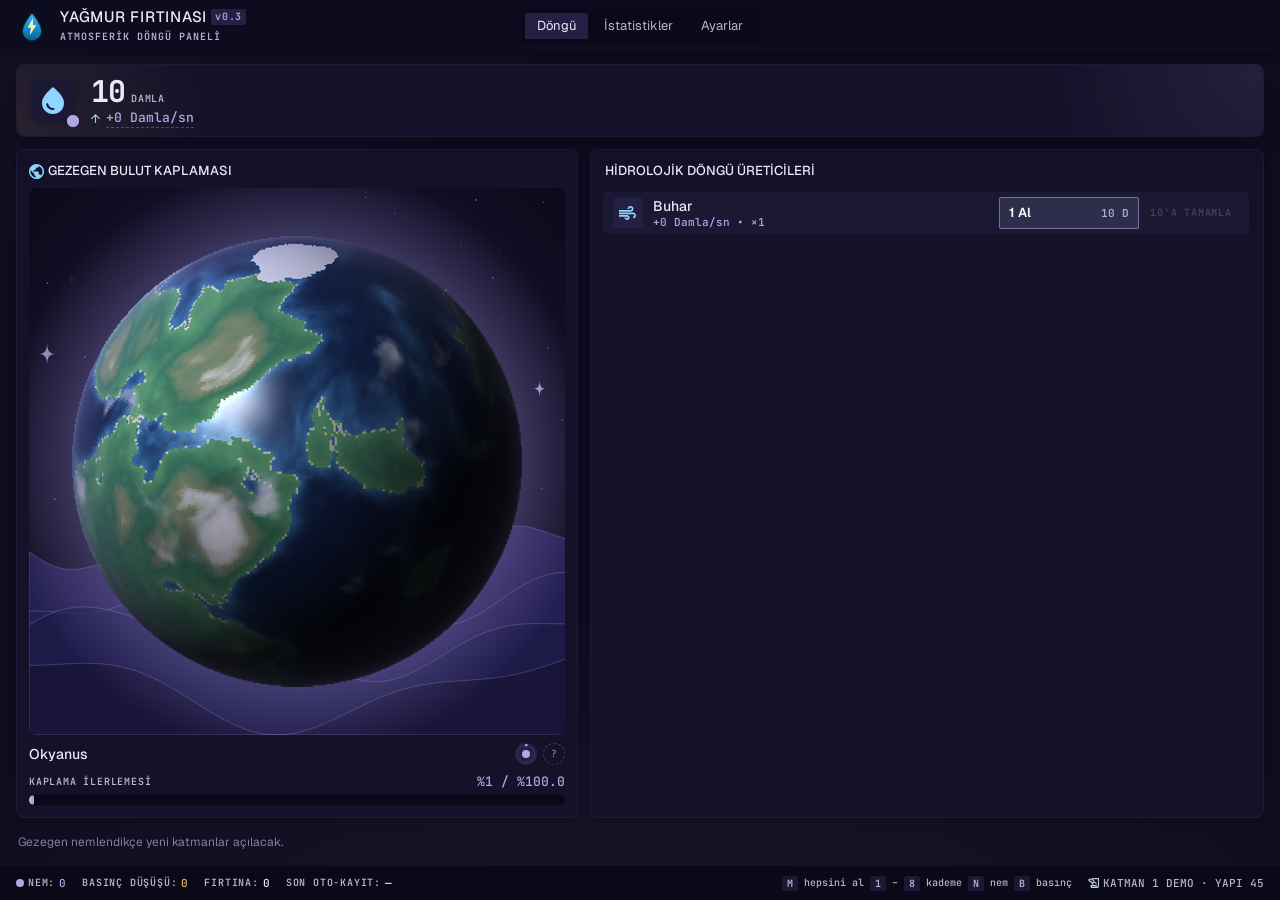
<file: demo/index.html>
<!doctype html>
<html lang="tr" data-build="45">
<head>
  <meta charset="utf-8">
  <meta name="viewport" content="width=device-width, initial-scale=1">
  <title>Yağmur Fırtınası</title>
  <link rel="preconnect" href="https://fonts.googleapis.com">
  <link rel="stylesheet" href="https://fonts.googleapis.com/css2?family=Geist:wght@400;500;600;700&family=JetBrains+Mono:wght@500;600;700&display=swap">
  <link rel="stylesheet" href="style.css?v=45">
  <script>
    // tanı için: sayfadaki tüm hatalar baştan toplanır (Ayarlar > Tanı bilgisini kopyala)
    window.__errs = [];
    addEventListener('error', function (e) { __errs.push(String(e.message) + ' @' + String(e.filename).split('/').pop() + ':' + e.lineno); });
    addEventListener('unhandledrejection', function (e) { __errs.push('promise: ' + String(e.reason)); });
  </script>
</head>
<body>
  <!-- ================= ÜST BAR ================= -->
  <header class="hdr">
    <div class="hdr-in">
      <div class="brand">
        <img src="assets/logo.png" width="32" height="32" alt="">
        <div>
          <div class="brand-t">YAĞMUR FIRTINASI <span class="chip mono accent">v0.3</span></div>
          <div class="lbl">ATMOSFERİK DÖNGÜ PANELİ</div>
        </div>
      </div>
      <nav class="nav" id="tabs">
        <button data-tab="cycle" class="active">Döngü</button>
        <button data-tab="tree" id="tab-btn-tree" hidden>Şimşek Ağacı<span class="nav-badge" id="tree-badge" hidden></span></button>
        <button data-tab="stars" id="tab-btn-stars" hidden>Yıldızlar</button>
        <button data-tab="stats">İstatistikler</button>
        <button data-tab="settings">Ayarlar</button>
      </nav>
    </div>
  </header>

  <main class="main">
    <!-- ================= DÖNGÜ ================= -->
    <div class="page cycle" id="page-cycle">
      <section class="card hero a-hero">
        <div class="bg-glow g-blue"></div><div class="bg-glow g-yellow"></div>
        <div class="hero-in">
          <div class="hero-left">
            <div class="drop-tile" id="drop-tile">
              <img src="assets/drop.svg" width="21.333" height="26.667" alt="">
              <span class="ping"></span>
            </div>
            <div>
              <div class="hero-num"><span id="damla" class="mono">10</span><span class="lbl" id="damla-lbl">DAMLA</span></div>
              <div class="hero-sub">
                <img src="assets/arrow-up.svg" width="9.333" height="9.333" alt="">
                <span class="dps-wrap" id="dps-wrap" tabindex="0">
                  <span id="dps" class="mono accent">+0 Damla/sn</span>
                  <div class="tip" id="dps-tip" role="tooltip"></div>
                </span>
                <span class="chip mono yellow" id="hero-mult" hidden></span>
              </div>
            </div>
          </div>
          <div class="hero-right">
            <button class="simsek-box" id="simsek-box" title="Şimşek Ağacı'nı aç" hidden>
              <div class="sb-icon"><img src="assets/bolt-box.svg" width="16" height="20" alt=""></div>
              <div>
                <div class="lbl yellow">ŞİMŞEK REZERVİ</div>
                <div class="sb-val"><span id="simsek">0</span><span class="mono">ŞİMŞEK</span></div>
              </div>
              <span class="sb-go mono">AĞAÇ ›</span>
            </button>
          </div>
        </div>
      </section>

      <!-- gezegen -->
      <section class="card planet-card a-planet">
        <div class="card-h">
          <div class="card-t"><img src="assets/globe.svg" width="15" height="15" alt=""> GEZEGEN BULUT KAPLAMASI</div>
        </div>
        <div class="planet-view" id="planet-wrap">
          <canvas id="planet"></canvas>
          <button class="pl-arrow prev" id="pl-prev" hidden aria-label="Önceki gezegen">‹</button>
          <button class="pl-arrow next" id="pl-next" hidden aria-label="Sonraki gezegen">›</button>
          <button class="callout" id="bolt-callout" hidden aria-label="Yıldırımı yakala">
            <span class="co-icon"><img src="assets/bolt-dark.svg" width="13.333" height="16.667" alt=""></span>
            <span><b>TIKLA! YILDIRIM DÜŞTÜ</b><small class="mono" id="bolt-left">10 SN İÇİNDE YAKALA</small></span>
          </button>
          <div class="buff-chip" id="buff-chip" hidden>
            <img src="assets/bolt-small.svg" width="8" height="13.333" alt="">
            <span class="mono yellow" id="buff-txt">YILDIRIM: ×5 ÜRETİM</span>
            <span class="mono t-chip" id="buff-time">15s</span>
          </div>
          <button id="storm-btn" class="storm-btn" hidden>???</button>
        </div>
        <div class="pl-nav" id="pl-nav" hidden>
          <span class="pl-name" id="pl-name">Okyanus</span>
          <div class="pl-dots" id="pl-dots"></div>
        </div>
        <!-- yönlendirme: önceki gezegen tamamlanınca sıradaki gezegene geçiş -->
        <button class="pl-new" id="pl-new" hidden>Yeni gezegen →</button>
        <!-- kilitli gezegen: koşul, ilerleme, bedel, Aç -->
        <div class="pl-lock" id="pl-lock" hidden>
          <div class="row-between"><span class="lbl" id="lock-req">KOŞUL</span><span class="mono sm" id="lock-val"></span></div>
          <div class="bar"><div class="bar-fill" id="lock-fill"></div></div>
          <p class="sc-p" id="lock-desc"></p>
          <button class="btn-primary" id="lock-btn"><span id="lock-btn-txt">AÇ</span></button>
        </div>
        <div class="cov" id="cov-box">
          <div class="row-between"><span class="lbl">KAPLAMA İLERLEMESİ</span><span class="mono accent" id="cov-pct">%0 / %100.0</span></div>
          <div class="cov-bar"><div class="cov-fill" id="cov-fill"><div class="shine"></div></div></div>
          <label class="auto" id="auto-storm" hidden><input type="checkbox" data-auto="storm"> Otomatik fırtına açık</label>
        </div>
      </section>

      <!-- üreticiler: oyunun ana kısmı, her zaman ekranda -->
      <section class="card producers-sec a-prod">
        <div class="card-h"><div class="card-t" id="prod-title">HİDROLOJİK DÖNGÜ ÜRETİCİLERİ</div></div>
        <div id="producers" class="producers"></div>
        <div id="pproducers" class="producers" hidden></div>
        <div class="empty-note" id="plock-note" hidden>Gezegen açılınca üreticileri burada belirir.</div>
      </section>

      <!-- sıfırlamalar: alt şerit -->
      <section class="resets a-resets">
        <div class="sub-card" id="nem-card" hidden>
          <div class="sc-h">
            <div class="sc-t">Nem <span class="chip mono" id="nem-count">0</span></div>
            <span class="chip mono accent soft" id="nem-badge">HAZIR</span>
          </div>
          <p class="sc-p" id="nem-desc"></p>
          <button class="btn-primary" id="nem-btn"><img src="assets/nem.svg" width="13.333" height="15.833" alt=""><span id="nem-btn-txt">NEMLENDİR</span></button>
          <label class="auto" id="auto-nem" hidden><input type="checkbox" data-auto="nem"> Nem Otomatiği açık</label>
        </div>

        <div class="sub-card" id="bd-card" hidden>
          <div class="sc-h">
            <div class="sc-t">Basınç Düşüşü <span class="chip mono" id="bd-count">0</span></div>
            <span class="chip mono" id="bd-pct">%0</span>
          </div>
          <p class="sc-p" id="bd-desc"></p>
          <div class="thr">
            <div class="row-between"><span class="lbl">EŞİK</span><span class="mono yellow sm" id="bd-prog">0 / 20</span></div>
            <div class="bar"><div class="bar-fill yellow-bg" id="bd-fill"></div></div>
          </div>
          <button class="btn-lock" id="bd-btn"><img src="assets/lock-btn.svg" width="12" height="15.75" alt="" class="lk"><span id="bd-btn-txt">20 Kümülonimbus gerekiyor</span></button>
          <label class="auto" id="auto-bd" hidden><input type="checkbox" data-auto="bd"> Basınç Otomatiği açık</label>
        </div>

        <div class="sub-card" id="cephe-card" hidden>
          <div class="sc-h">
            <div class="sc-t">Hava Cephesi <span class="chip mono" id="cephe-count">0</span></div>
            <img src="assets/lock-card.svg" width="12" height="15.75" alt="" id="cephe-lock">
          </div>
          <p class="sc-p" id="cephe-desc"></p>
          <div class="thr" id="cephe-thr">
            <div class="row-between"><span class="lbl">EŞİK</span><span class="mono yellow sm" id="cephe-prog">0 / 40</span></div>
            <div class="bar"><div class="bar-fill yellow-bg" id="cephe-fill"></div></div>
          </div>
          <button class="btn-lock" id="cephe-btn"><img src="assets/lock-btn.svg" width="12" height="15.75" alt="" class="lk"><span id="cephe-btn-txt">40 Kasırga gerekiyor</span></button>
          <label class="auto" id="auto-cephe" hidden><input type="checkbox" data-auto="cephe"> Cephe Otomatiği açık</label>
        </div>

        <!-- yeni gezegenler: tamamlanma ölçüsü + gezegene özgü mekanik -->
        <div class="sub-card pl-goal" id="goal-card" hidden>
          <div class="sc-h">
            <div class="sc-t" id="goal-t">Tamamlanma</div>
            <span class="chip mono accent soft" id="goal-done" hidden>TAMAMLANDI</span>
          </div>
          <p class="sc-p" id="goal-label"></p>
          <div class="thr">
            <div class="row-between"><span class="lbl">HEDEF</span><span class="mono accent sm" id="goal-val"></span></div>
            <div class="bar"><div class="bar-fill accent-bg" id="goal-fill"></div></div>
          </div>
          <!-- gezegenin kendi sıfırlaması: kaplama dolunca (Buz'da tam donma) -->
          <button class="btn-primary pr-btn" id="pr-btn" disabled><span id="pr-btn-txt">SIFIRLAMA</span> <span class="chip mono" id="pr-count">0</span></button>
          <label class="auto" id="pr-auto" hidden><input type="checkbox" data-auto="buz"> Otomatik alım açık</label>
        </div>

        <div class="sub-card wide" id="buz-card" hidden>
          <div class="sc-h">
            <div class="sc-t">Erit <span class="chip mono" id="melt-count">0</span></div>
            <span class="chip mono accent soft" id="melt-mult">×1</span>
          </div>
          <p class="sc-p">Üreticiler buz biriktirir. Erit, buzu tek seferde damlaya çevirir; ne kadar çok buz, o kadar büyük çarpan.</p>
          <div class="gain-row"><span class="lbl">BİRİKEN BUZ</span><span class="mono accent" id="ice-amt">0</span></div>
          <button class="btn-primary" id="melt-btn"><span id="melt-btn-txt">ERİT</span></button>
        </div>

        <div class="sub-card" id="evap-card" hidden>
          <div class="sc-h">
            <div class="sc-t">Buharlaşma</div>
            <span class="chip mono" id="evap-pct">%0/sn</span>
          </div>
          <p class="sc-p" id="evap-desc"></p>
          <div class="bar"><div class="bar-fill warm-bg" id="evap-fill"></div></div>
          <button class="btn-primary" id="shield-btn"><span id="shield-btn-txt">BULUT KALKANI</span></button>
        </div>
        <div class="sub-card" id="shade-card" hidden>
          <div class="sc-h">
            <div class="sc-t">Gölge <span class="chip mono" id="shade-count">0</span></div>
          </div>
          <p class="sc-p">Her gölge buharlaşmayı biraz daha azaltır.</p>
          <button class="btn-primary" id="shade-btn"><span id="shade-btn-txt">GÖLGE AL</span></button>
        </div>

        <div class="sub-card wide" id="gaz-card" hidden>
          <div class="sc-h">
            <div class="sc-t">Basınç <span class="chip mono" id="vent-count">0</span></div>
            <span class="chip mono yellow" id="gas-mult">ŞİMŞEK ×1</span>
          </div>
          <p class="sc-p" id="gas-desc">Basınç sürekli yükselir. 1'i geçerse kendiliğinden boşalır ve ödülün yarısı kaybolur.</p>
          <div class="thr">
            <div class="row-between"><span class="lbl">BASINÇ</span><span class="mono sm" id="press-val">0,00</span></div>
            <div class="bar press-bar"><div class="press-red"></div><div class="bar-fill accent-bg" id="press-fill"></div></div>
          </div>
          <button class="btn-primary" id="vent-btn"><span id="vent-btn-txt">BOŞALT</span></button>
        </div>

        <div class="empty-note" id="resets-empty">Gezegen nemlendikçe yeni katmanlar açılacak.</div>
      </section>
    </div>

    <!-- ================= ŞİMŞEK AĞACI ================= -->
    <div class="page tree-page" id="page-tree" hidden>
      <section class="card treehead">
        <div class="bg-glow g-yellow r"></div><div class="bg-glow g-blue l"></div>
        <div class="treehead-in">
          <div class="treehead-left">
            <div class="treehead-icon"><img src="assets/tree-bolt.svg" width="18" height="20" alt=""></div>
            <div class="treehead-t">ŞİMŞEK AĞACI</div>
          </div>
          <div class="treehead-right">
            <div class="rezerv">
              <img src="assets/bolt-yellow.svg" width="13.333" height="16.667" alt="">
              <div class="rz-val"><span id="tree-simsek">0</span><span class="mono">ŞİMŞEK</span></div>
            </div>
            <button class="card2 return" id="return-btn">
              <span class="rt-icon"><img src="assets/return.svg" width="16.667" height="16.667" alt=""></span>
              <span class="rt-txt"><b>Döngüye Dön</b></span>
            </button>
          </div>
        </div>
      </section>

      <section class="card tree-canvas">
        <!-- kaydırılabilir, yakınlaştırılabilir yıldırım: sürükle, tekerlek, Ctrl+tekerlek -->
        <div class="tree-view" id="tree-view">
          <div class="tree-inner" id="tree-inner">
            <div class="tree-scale" id="tree-space">
              <svg class="tree-bolt" id="tree-lines"></svg>
              <div class="tree-nodes" id="tree-nodes"></div>
            </div>
          </div>
        </div>
        <div class="tree-detail" id="tree-detail"></div>
        <div class="tree-zoom" id="tree-zoom">
          <button data-z="-" title="Uzaklaş">−</button>
          <button data-z="0" title="Kıvılcım'a dön">⌂</button>
          <button data-z="+" title="Yakınlaş">+</button>
        </div>
        <div class="tree-progress mono" id="tree-progress"></div>
      </section>
    </div>

    <!-- ================= YILDIZLAR (Katman 2 yer tutucu) ================= -->
    <div class="page" id="page-stars" hidden>
      <section class="card stars-ph">
        <div class="lbl">KATMAN 2</div>
        <h2>Yıldızlar</h2>
        <p class="sc-p">Doygunluk kırıldı. Dört gezegenin ötesi şimdilik sessiz.</p>
        <p class="mono muted sm">Katman 2 yakında</p>
      </section>
    </div>

    <!-- ================= İSTATİSTİK ================= -->
    <div class="page" id="page-stats" hidden>
      <section class="card">
        <div class="card-h"><div class="card-t">İSTATİSTİKLER</div><span class="lbl">CANLI</span></div>
        <div class="stats" id="stats"></div>
      </section>
    </div>

    <!-- ================= AYARLAR ================= -->
    <div class="page" id="page-settings" hidden>
      <div class="grid12">
        <section class="card col6">
          <div class="card-h"><div class="card-t">KAYIT</div><span class="lbl">OTO-KAYIT: 10 SN</span></div>
          <p class="sc-p">Oyun tarayıcıya kaydedilir. Kapalıyken geçen süre tam olarak hesaplanır.</p>
          <div class="btns">
            <button id="save-btn" class="btn">Şimdi kaydet</button>
            <button id="export-btn" class="btn">Dışa aktar</button>
            <button id="import-btn" class="btn">İçe aktar</button>
            <button id="reset-btn" class="btn danger">Her şeyi sıfırla</button>
            <button id="diag-btn" class="btn">Tanı bilgisini kopyala</button>
          </div>
          <textarea id="save-text" rows="4" placeholder="Kayıt metni" hidden></textarea>
          <div class="save-info mono" id="save-info"></div>
        </section>
        <section class="card col6">
          <div class="card-h"><div class="card-t">GEZEGEN TEMASI</div><span class="lbl">ÖNİZLEME</span></div>
          <p class="sc-p">Her gezegenin kendi renkleri var. "Gezegene göre" baktığın gezegenin renklerini kullanır; diğerlerini buradan önizleyebilirsin.</p>
          <div class="btns" id="theme-btns">
            <button class="btn" data-theme="auto">Gezegene göre</button>
            <button class="btn" data-theme="okyanus">Okyanus</button>
            <button class="btn" data-theme="buz">Buz</button>
            <button class="btn" data-theme="col">Çöl</button>
            <button class="btn" data-theme="gaz">Gaz devi</button>
          </div>
        </section>
        <section class="card col6">
          <div class="card-h"><div class="card-t">TEST HIZI</div><span class="lbl">YALNIZCA DENEME</span></div>
          <p class="sc-p">Oyun zamanını hızlandırır. Süre ölçerken ×1'de bırak.</p>
          <div class="btns seg-btns" id="speed-btns">
            <button class="btn" data-speed="1">×1</button>
            <button class="btn" data-speed="10">×10</button>
            <button class="btn" data-speed="100">×100</button>
          </div>
        </section>
      </div>
    </div>
  </main>

  <!-- ================= ALT BAR ================= -->
  <footer class="ftr">
    <div class="ftr-in">
      <div class="ftr-left">
        <span class="ftr-item"><span class="dot-b"></span><span class="lbl">NEM:</span><span class="mono accent" id="f-nem">0</span></span>
        <span class="ftr-item"><span class="lbl">BASINÇ DÜŞÜŞÜ:</span><span class="mono yellow" id="f-bd">0</span></span>
        <span class="ftr-item"><span class="lbl">FIRTINA:</span><span class="mono" id="f-storms">0</span></span>
        <span class="ftr-item"><span class="lbl">SON OTO-KAYIT:</span><span class="mono" id="f-save">—</span></span>
      </div>
      <div class="ftr-right">
        <span class="ftr-item keys mono"><kbd>M</kbd> hepsini al <kbd>1</kbd>–<kbd>8</kbd> kademe <kbd>N</kbd> nem <kbd>B</kbd> basınç</span>
        <span class="ftr-item"><img src="assets/notes.svg" width="11.375" height="9.333" alt=""><span class="mono" id="f-build">KATMAN 1 DEMO · YAPI ?</span></span>
      </div>
    </div>
  </footer>

  <div id="toasts" class="toasts"></div>
  <div id="floats" class="floats"></div>
  <div id="flash" class="flash"></div>
  <div id="modal" class="modal" hidden>
    <div class="modal-card">
      <div id="modal-body"></div>
      <button id="modal-close" class="btn-primary">Devam</button>
    </div>
  </div>

  <script src="lib/break_eternity.min.js"></script>
  <script src="js/core.js?v=45"></script>
  <script src="js/planets.js?v=45"></script>
  <script src="js/planet.js?v=45"></script>
  <script src="js/themes.js?v=45"></script>
  <script src="js/ui.js?v=45"></script>
  <script src="js/main.js?v=45"></script>
</body>
</html>
</file>
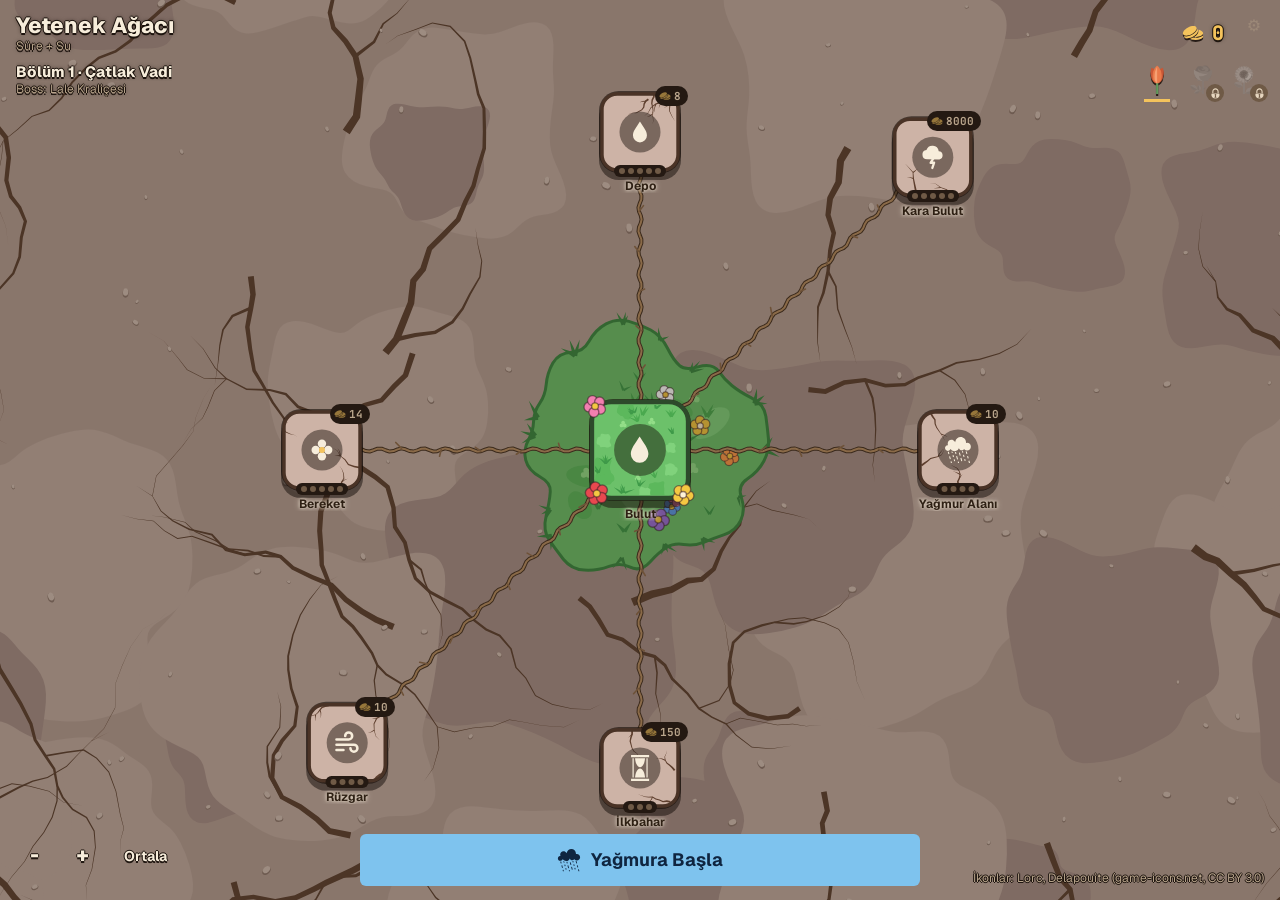
<file: rogue/index.html>
<!doctype html>
<html lang="tr" data-build="11">
<head>
  <meta charset="utf-8">
  <meta name="viewport" content="width=device-width, initial-scale=1, viewport-fit=cover">
  <title>Yağmur Fırtınası: Rogue</title>
  <link rel="preconnect" href="https://fonts.googleapis.com">
  <link rel="stylesheet" href="https://fonts.googleapis.com/css2?family=Geist:wght@400;500;600;700&family=JetBrains+Mono:wght@500;600;700&display=swap">
  <link rel="stylesheet" href="style.css?v=53">
  <script>
    window.__errs = [];
    addEventListener('error', function (e) { __errs.push(String(e.message) + ' @' + String(e.filename).split('/').pop() + ':' + e.lineno); });
  </script>
</head>
<body>
  <!-- Play area: canvas always fills it; screens are overlays on top -->
  <div class="stage" id="stage">
    <canvas id="field"></canvas>

    <!-- HUD (visible during a run) -->
    <div class="hud" id="hud" hidden></div>

    <!-- Results overlay -->
    <section class="screen" id="screen-results" hidden></section>

    <!-- Shop overlay -->
    <section class="screen" id="screen-shop" hidden></section>

    <!-- Debug panel (toggle with D or the gear button) -->
    <button class="dbg-btn" id="dbg-btn" aria-label="Debug paneli">⚙</button>
    <aside class="dbg" id="dbg" hidden></aside>
  </div>

  <script src="js/config.js?v=53"></script>
  <script src="js/flora.js?v=53"></script>
  <script src="js/hudart.js?v=53"></script>
  <script src="js/meta.js?v=53"></script>
  <script src="js/run.js?v=53"></script>
  <script src="js/render.js?v=53"></script>
  <script src="js/input.js?v=53"></script>
  <script src="js/treeart.js?v=53"></script>
  <script src="js/ui.js?v=53"></script>
  <script src="js/main.js?v=53"></script>
</body>
</html>
</file>
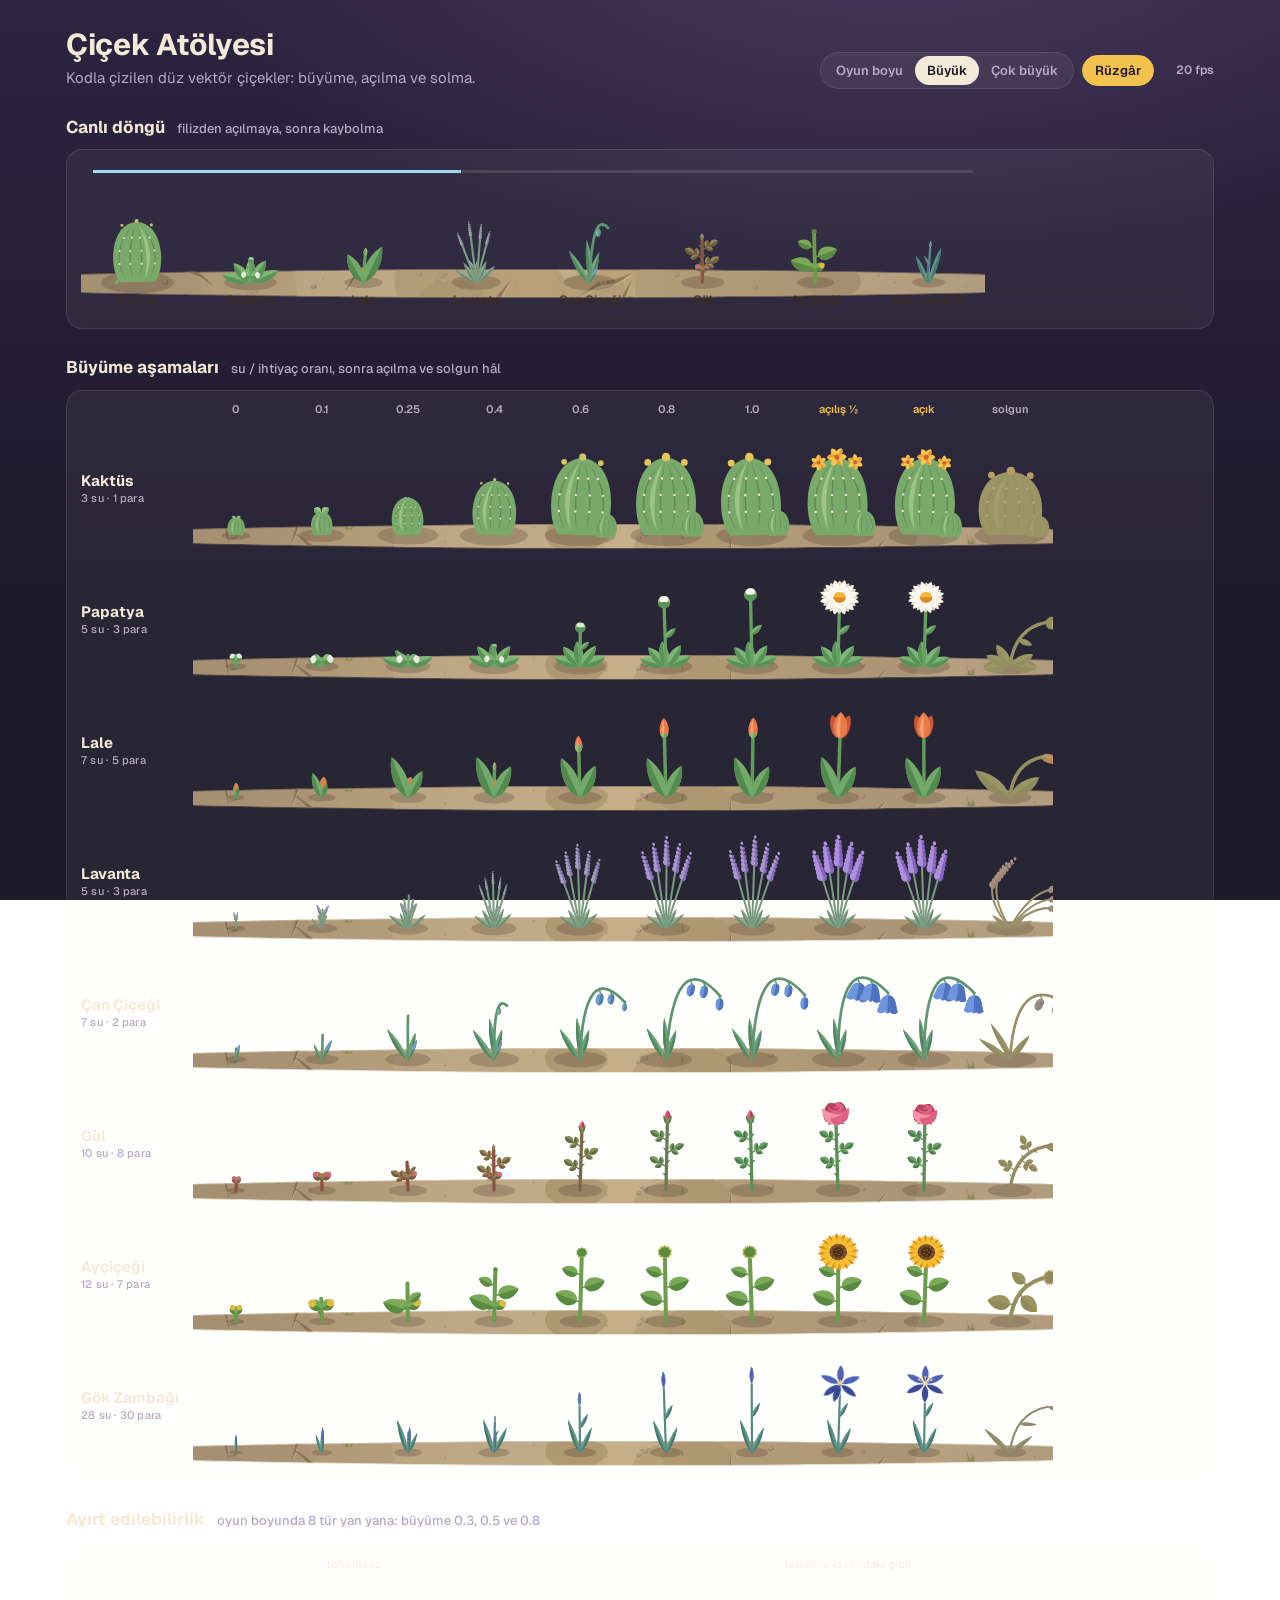
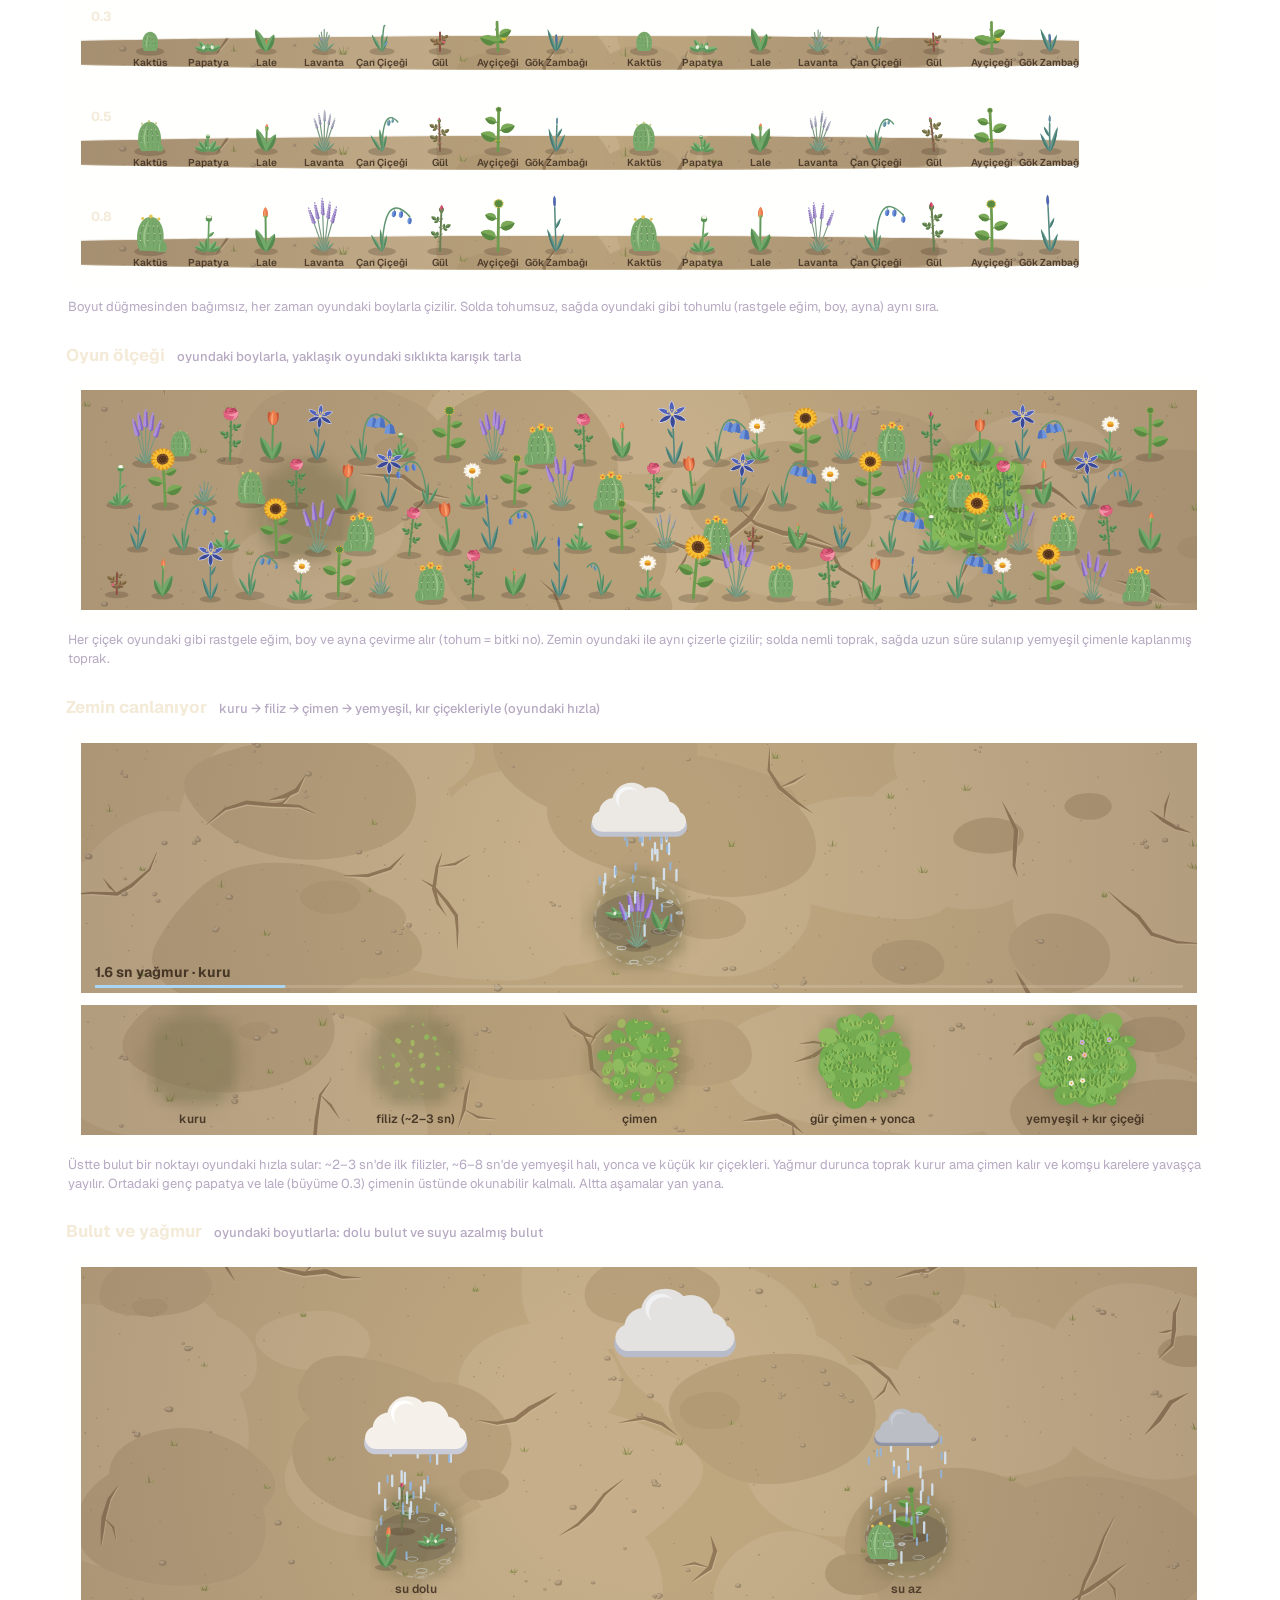
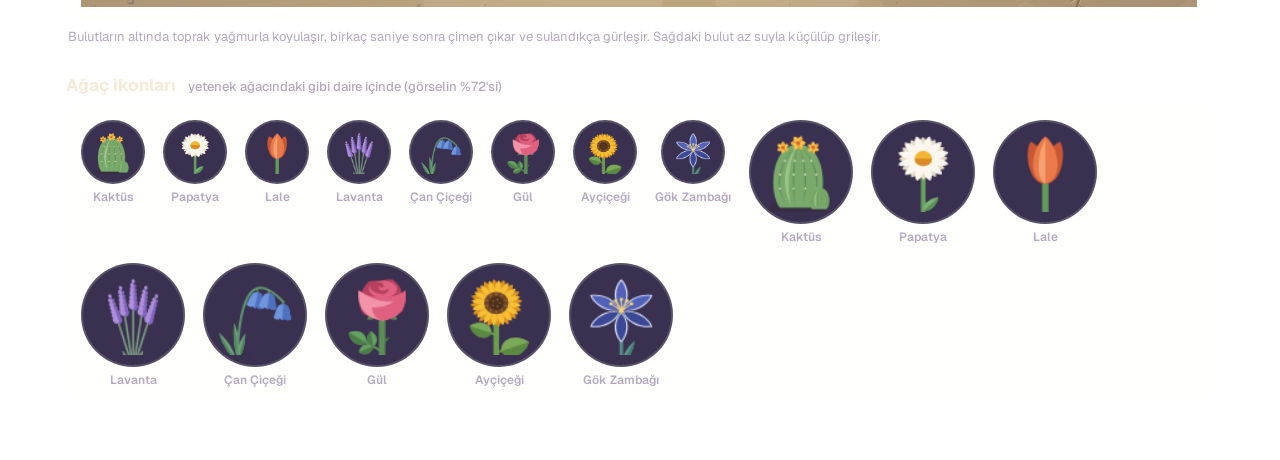
<file: rogue/flora-preview.html>
<!doctype html>
<html lang="tr">
<head>
  <meta charset="utf-8">
  <meta name="viewport" content="width=device-width, initial-scale=1">
  <title>Çiçek Atölyesi</title>
  <link rel="preconnect" href="https://fonts.googleapis.com">
  <link rel="stylesheet" href="https://fonts.googleapis.com/css2?family=Geist:wght@400;500;600;700&display=swap">
  <style>
    :root {
      --bg0: #1d1a2c; --bg1: #2c2440; --panel: rgba(255, 246, 230, 0.05); --line: rgba(255, 246, 230, 0.1);
      --text: #f4ead8; --muted: #b6a9c2; --accent: #f2c14e; --sand0: #b9a27f; --sand1: #a28a66;
    }
    * { box-sizing: border-box; }
    html, body { margin: 0; }
    body {
      min-height: 100vh; color: var(--text); font: 15px/1.45 Geist, system-ui, sans-serif;
      background: radial-gradient(1200px 600px at 70% -10%, #4a3a5e 0%, transparent 60%), linear-gradient(180deg, var(--bg1), var(--bg0) 70%);
      background-attachment: fixed;
    }
    .wrap { max-width: 1180px; margin: 0 auto; padding: 28px 16px 60px; }
    header { display: flex; flex-wrap: wrap; align-items: flex-end; justify-content: space-between; gap: 16px; margin-bottom: 22px; }
    h1 { margin: 0; font-size: 30px; line-height: 1.1; font-weight: 700; letter-spacing: -0.01em; }
    .sub { margin: 6px 0 0; color: var(--muted); }
    .ctrls { display: flex; flex-wrap: wrap; gap: 8px; align-items: center; }
    .seg { display: inline-flex; background: var(--panel); border: 1px solid var(--line); border-radius: 999px; padding: 3px; }
    .seg button, .tog {
      font: 600 13px/1 Geist, system-ui, sans-serif; color: var(--muted); background: none; border: 0; border-radius: 999px;
      padding: 8px 12px; cursor: pointer;
    }
    .seg button[aria-pressed="true"] { background: var(--text); color: var(--bg0); }
    .tog { border: 1px solid var(--line); background: var(--panel); }
    .tog[aria-pressed="true"] { color: var(--bg0); background: var(--accent); border-color: var(--accent); }
    .fps { font: 600 12px/1 Geist, system-ui, sans-serif; color: var(--muted); min-width: 52px; text-align: right; }
    section { margin-top: 26px; }
    h2 { margin: 0 0 10px; font-size: 17px; font-weight: 700; }
    h2 small { font-weight: 500; color: var(--muted); font-size: 13px; margin-left: 8px; }
    .card { background: var(--panel); border: 1px solid var(--line); border-radius: 16px; padding: 12px 14px; overflow-x: auto; }
    .grid { display: grid; grid-template-columns: 112px auto; align-items: end; row-gap: 4px; min-width: max-content; }
    .lbl { align-self: center; font-weight: 700; font-size: 15px; padding-right: 10px; }
    .lbl span { display: block; font: 500 11px/1.3 Geist, system-ui, sans-serif; color: var(--muted); letter-spacing: 0.02em; }
    .heads { display: flex; }
    .heads div { text-align: center; font: 600 11px/1.2 Geist, system-ui, sans-serif; color: var(--muted); padding-bottom: 4px; }
    .heads div.b { color: var(--accent); }
    canvas { display: block; }
    .note { color: var(--muted); font-size: 13px; margin: 8px 2px 0; }
    .icons { display: flex; flex-wrap: wrap; gap: 18px; }
    .icons figure { margin: 0; display: flex; flex-direction: column; align-items: center; gap: 6px; font: 600 12px/1.2 Geist, system-ui, sans-serif; color: var(--muted); }
    .icons .disc { display: grid; place-items: center; border-radius: 50%; background: #3a3150; border: 2px solid rgba(255, 246, 230, 0.16); }
    .icons .disc img { width: 72%; height: 72%; object-fit: contain; }
    .icons .disc.big img { width: 80%; height: 80%; }
  </style>
</head>
<body>
  <div class="wrap">
    <header>
      <div>
        <h1>Çiçek Atölyesi</h1>
        <p class="sub">Kodla çizilen düz vektör çiçekler: büyüme, açılma ve solma.</p>
      </div>
      <div class="ctrls">
        <div class="seg" id="sizes" role="group" aria-label="Boyut">
          <button data-s="52">Oyun boyu</button>
          <button data-s="90" aria-pressed="true">Büyük</button>
          <button data-s="150">Çok büyük</button>
        </div>
        <button class="tog" id="sway" aria-pressed="true">Rüzgâr</button>
        <span class="fps" id="fps"></span>
      </div>
    </header>

    <section>
      <h2>Canlı döngü <small>filizden açılmaya, sonra kaybolma</small></h2>
      <div class="card"><canvas id="live"></canvas></div>
    </section>

    <section>
      <h2>Büyüme aşamaları <small>su / ihtiyaç oranı, sonra açılma ve solgun hâl</small></h2>
      <div class="card"><div class="grid" id="stages"></div></div>
    </section>

    <section>
      <h2>Ayırt edilebilirlik <small>oyun boyunda 8 tür yan yana: büyüme 0.3, 0.5 ve 0.8</small></h2>
      <div class="card"><canvas id="distinct"></canvas></div>
      <p class="note">Boyut düğmesinden bağımsız, her zaman oyundaki boylarla çizilir. Solda tohumsuz, sağda oyundaki gibi tohumlu (rastgele eğim, boy, ayna) aynı sıra.</p>
    </section>

    <section>
      <h2>Oyun ölçeği <small>oyundaki boylarla, yaklaşık oyundaki sıklıkta karışık tarla</small></h2>
      <div class="card"><canvas id="field"></canvas></div>
      <p class="note">Her çiçek oyundaki gibi rastgele eğim, boy ve ayna çevirme alır (tohum = bitki no). Zemin oyundaki ile aynı çizerle çizilir; solda nemli toprak, sağda uzun süre sulanıp yemyeşil çimenle kaplanmış toprak.</p>
    </section>

    <section>
      <h2>Zemin canlanıyor <small>kuru → filiz → çimen → yemyeşil, kır çiçekleriyle (oyundaki hızla)</small></h2>
      <div class="card"><canvas id="grow"></canvas><canvas id="growStages" style="margin-top:12px"></canvas></div>
      <p class="note">Üstte bulut bir noktayı oyundaki hızla sular: ~2–3 sn'de ilk filizler, ~6–8 sn'de yemyeşil halı, yonca ve küçük kır çiçekleri. Yağmur durunca toprak kurur ama çimen kalır ve komşu karelere yavaşça yayılır. Ortadaki genç papatya ve lale (büyüme 0.3) çimenin üstünde okunabilir kalmalı. Altta aşamalar yan yana.</p>
    </section>

    <section>
      <h2>Bulut ve yağmur <small>oyundaki boyutlarla: dolu bulut ve suyu azalmış bulut</small></h2>
      <div class="card"><canvas id="sky"></canvas></div>
      <p class="note">Bulutların altında toprak yağmurla koyulaşır, birkaç saniye sonra çimen çıkar ve sulandıkça gürleşir. Sağdaki bulut az suyla küçülüp grileşir.</p>
    </section>

    <section>
      <h2>Ağaç ikonları <small>yetenek ağacındaki gibi daire içinde (görselin %72'si)</small></h2>
      <div class="card"><div class="icons" id="icons"></div></div>
    </section>
  </div>

  <script src="js/config.js?v=9"></script>
  <script src="js/flora.js?v=9"></script>
  <script src="js/render.js?v=9"></script>
  <script>
  (function () {
    'use strict';
    const C = RD.CONFIG, F = RD.Flora, ART = RD.Render.art;
    const TYPES = ['cactus', 'daisy', 'tulip', 'lavender', 'bluebell', 'rose', 'sunflower', 'skylily'];
    // In-game plant heights (keep in sync with render.js PLANT_SIZE)
    const GAME_SIZE = { cactus: 40, daisy: 46, tulip: 50, lavender: 52, bluebell: 48, rose: 52, sunflower: 62, skylily: 62 };
    const STAGES = [
      { t: '0', g: 0 }, { t: '0.1', g: 0.1 }, { t: '0.25', g: 0.25 }, { t: '0.4', g: 0.4 }, { t: '0.6', g: 0.6 },
      { t: '0.8', g: 0.8 }, { t: '1.0', g: 1 }, { t: 'açılış ½', g: 1, b: 0.5, hi: true }, { t: 'açık', g: 1, b: 1, hi: true },
      { t: 'solgun', g: 0.85, w: 1 },
    ];
    let size = 90, sway = true, clock = 0;
    const dpr = Math.min(window.devicePixelRatio || 1, 3);

    function setupCanvas(cv, w, h) {
      cv.width = Math.round(w * dpr); cv.height = Math.round(h * dpr);
      cv.style.width = w + 'px'; cv.style.height = h + 'px';
      const ctx = cv.getContext('2d');
      ctx.setTransform(dpr, 0, 0, dpr, 0, 0);
      return ctx;
    }
    // Offscreen canvas painted with the game's ground painter (cached per size).
    const groundCache = {};
    function groundCanvas(w, h, seed, band) {
      const key = w + 'x' + h + '|' + seed + '|' + (band ? 1 : 0);
      if (groundCache[key]) return groundCache[key];
      const c = document.createElement('canvas');
      c.width = Math.round(w * dpr); c.height = Math.round(h * dpr);
      const g = c.getContext('2d');
      g.scale(dpr, dpr);
      if (band) {
        // Strip with gently curved top and bottom edges
        g.beginPath();
        g.moveTo(0, 6); g.quadraticCurveTo(w * 0.5, -4, w, 6);
        g.lineTo(w, h - 6); g.quadraticCurveTo(w * 0.5, h + 4, 0, h - 6); g.closePath();
        g.clip();
      }
      ART.paintGround(g, w, h, seed);
      groundCache[key] = c;
      return c;
    }
    // Ground strip (same look as the game field); plants stand on y = gy.
    function ground(ctx, w, gy, depth) {
      const top = gy - depth * 0.45;
      ctx.drawImage(groundCanvas(w, depth, 21, true), 0, top, w, depth);
    }
    function swayOf(seed, w) { return sway ? Math.sin(clock * (1.7 - 0.9 * (w || 0)) + seed * 1.37) * 0.035 * (1 - 0.5 * (w || 0)) : 0; }

    // ----- stage rows -----
    const rows = [];
    function buildStages() {
      const host = document.getElementById('stages');
      host.innerHTML = '';
      rows.length = 0;
      const cell = Math.round(Math.max(64, size * 0.95)), h = Math.round(size * 1.12 + 26);
      host.appendChild(document.createElement('div'));
      const heads = document.createElement('div');
      heads.className = 'heads';
      STAGES.forEach(function (s) {
        const d = document.createElement('div');
        d.style.width = cell + 'px'; d.textContent = s.t; if (s.hi) d.className = 'b';
        heads.appendChild(d);
      });
      host.appendChild(heads);
      TYPES.forEach(function (type) {
        const cfg = C.plants[type];
        const lbl = document.createElement('div');
        lbl.className = 'lbl';
        lbl.innerHTML = cfg.label + '<span>' + cfg.need + ' su · ' + cfg.coins + ' para</span>';
        const cv = document.createElement('canvas');
        host.appendChild(lbl); host.appendChild(cv);
        rows.push({ type: type, cv: cv, ctx: setupCanvas(cv, cell * STAGES.length, h), w: cell * STAGES.length, h: h, cell: cell });
      });
    }
    function drawStages() {
      rows.forEach(function (r, ri) {
        const ctx = r.ctx, gy = r.h - 16;
        ctx.clearRect(0, 0, r.w, r.h);
        ground(ctx, r.w, gy, 26);
        STAGES.forEach(function (s, i) {
          F.draw(ctx, r.type, r.cell * (i + 0.5), gy, { size: size, growth: s.g, bloom: s.b || 0, wilt: s.w || 0, sway: swayOf(ri * 10 + i, s.w) });
        });
      });
    }

    // ----- distinguishability: all types at game size, growth 0.3 / 0.5 / 0.8 -----
    const distinct = document.getElementById('distinct');
    const D_GROWTH = [0.3, 0.5, 0.8], D_CELL = 58, D_LEFT = 40, D_GAP = 30, D_ROW = 100, D_TOP = 22;
    let distinctCtx = null, distinctW = 0, distinctH = 0;
    function buildDistinct() {
      distinctW = D_LEFT + D_CELL * TYPES.length * 2 + D_GAP;
      distinctH = D_TOP + D_ROW * D_GROWTH.length;
      distinctCtx = setupCanvas(distinct, distinctW, distinctH);
    }
    function drawDistinct() {
      const ctx = distinctCtx, n = TYPES.length;
      ctx.clearRect(0, 0, distinctW, distinctH);
      ctx.textAlign = 'center';
      ctx.font = '600 11px Geist, system-ui, sans-serif';
      ctx.fillStyle = 'rgba(244,234,216,0.6)';
      ctx.fillText('tohumsuz', D_LEFT + D_CELL * n * 0.5, 13);
      ctx.fillText('tohumlu (oyundaki gibi)', D_LEFT + D_GAP + D_CELL * n * 1.5, 13);
      D_GROWTH.forEach(function (g, ri) {
        const gy = D_TOP + D_ROW * ri + 74;
        ground(ctx, distinctW, gy, 36);
        ctx.font = '700 13px Geist, system-ui, sans-serif';
        ctx.fillStyle = '#f4ead8';
        ctx.fillText(String(g), D_LEFT * 0.5, gy - 30);
        ctx.font = '600 10px Geist, system-ui, sans-serif';
        for (let j = 0; j < n * 2; j++) {
          const type = TYPES[j % n], seeded = j >= n;
          const x = D_LEFT + (seeded ? D_GAP : 0) + D_CELL * (j + 0.5);
          const o = { size: GAME_SIZE[type], growth: g, sway: swayOf(ri * 20 + j, 0) };
          if (seeded) o.seed = 200 + ri * 13 + j * 7;
          F.draw(ctx, type, x, gy, o);
          ctx.fillStyle = 'rgba(60,44,30,0.85)';
          ctx.fillText(C.plants[type].label, x, gy + 15);
        }
      });
    }

    // ----- live loop -----
    const live = document.getElementById('live');
    let liveCtx = null, liveW = 0, liveH = 0, liveCell = 0;
    function buildLive() {
      liveCell = Math.round(Math.max(110, size * 1.25));
      liveW = liveCell * TYPES.length; liveH = Math.round(size * 1.15 + 50);
      liveCtx = setupCanvas(live, liveW, liveH);
    }
    const PERIOD = 6.2, GROW = 3.6, OPEN = 0.3, HOLD = 1.4, FADE = 0.6;
    function drawLive() {
      const ctx = liveCtx, gy = liveH - 34;
      ctx.clearRect(0, 0, liveW, liveH);
      ground(ctx, liveW, gy, 30);
      const t = clock % PERIOD;
      let g = 1, b = 0, fade = 1;
      if (t < GROW) g = t / GROW;
      else if (t < GROW + OPEN) b = (t - GROW) / OPEN;
      else if (t < GROW + OPEN + HOLD) b = 1;
      else { b = 1; fade = Math.max(0, 1 - (t - GROW - OPEN - HOLD) / FADE); fade *= fade; }
      ctx.font = '600 12px Geist, system-ui, sans-serif';
      ctx.textAlign = 'center';
      TYPES.forEach(function (type, i) {
        const x = liveCell * (i + 0.5);
        F.draw(ctx, type, x, gy, { size: size, growth: g, bloom: b, fade: fade, sway: swayOf(i * 3 + 1, 0), seed: i + 3 });
        ctx.fillStyle = 'rgba(60,44,30,0.85)';
        ctx.fillText(C.plants[type].label, x, gy + 22);
      });
      // progress bar
      ctx.fillStyle = 'rgba(244,234,216,0.12)'; ctx.fillRect(12, 8, liveW - 24, 3);
      ctx.fillStyle = '#a9d6f5'; ctx.fillRect(12, 8, (liveW - 24) * Math.min(1, t / GROW), 3);
    }

    // ----- game-scale field -----
    const field = document.getElementById('field');
    let fieldCtx = null, fieldW = 0, fieldH = 220, fieldPlants = [];
    function buildField() {
      fieldW = Math.min(1120, Math.max(320, field.parentElement.clientWidth - 30));
      fieldCtx = setupCanvas(field, fieldW, fieldH);
      fieldPlants = [];
      let id = 1;
      for (let y = 70; y < fieldH - 10; y += 46) {
        for (let x = 30 + ((y / 46) % 2) * 20; x < fieldW - 20; x += 44) {
          const type = TYPES[(id * 5 + Math.floor(y)) % TYPES.length];
          const r = Math.sin(id * 12.9898) * 43758.5453; const fr = r - Math.floor(r);
          fieldPlants.push({ id: id, x: x + (fr - 0.5) * 10, y: y + (fr - 0.5) * 8, type: type, g: fr < 0.35 ? 0.3 + fr * 2 : 1, b: fr < 0.35 ? 0 : 1 });
          id++;
        }
      }
    }
    let fieldWet = null, fieldGreenAll = true;
    function buildFieldWet() {
      // Two static patches: plain damp soil (left) and soil watered for long (right, lush grass)
      fieldWet = ART.createWet(fieldW, fieldH);
      ART.wetDisc(fieldWet, fieldW * 0.2, fieldH * 0.55, 46, 1);
      ART.wetDisc(fieldWet, fieldW * 0.8, fieldH * 0.5, 50, 1);
      for (let j = 0; j < fieldWet.gh; j++) for (let i = 0; i < fieldWet.gw; i++) {
        const k = j * fieldWet.gw + i;
        fieldWet.soak[k] = i * fieldWet.cell > fieldW * 0.5 ? Math.min(1, fieldWet.wet[k] * 1.4) : 0;
      }
      fieldGreenAll = true;
    }
    function drawField() {
      const ctx = fieldCtx;
      ctx.drawImage(groundCanvas(fieldW, fieldH, 1337, false), 0, 0, fieldW, fieldH);
      ART.drawWet(ctx, fieldWet, 0);
      ART.drawGreen(ctx, fieldWet, 0, dpr, fieldGreenAll);
      fieldGreenAll = false;
      for (let i = 0; i < fieldPlants.length; i++) {
        const p = fieldPlants[i];
        F.draw(ctx, p.type, p.x, p.y, { size: GAME_SIZE[p.type], growth: p.g, bloom: p.b, sway: swayOf(p.id, 0), seed: p.id });
      }
    }

    // ----- living ground: one spot watered at game speed, dry -> sprouts -> lush (own loop + clock) -----
    const growCv = document.getElementById('grow'), growStagesCv = document.getElementById('growStages');
    const G_PERIOD = 15, G_RAIN = 9, G_RR = 44;
    const growScene = { ctx: null, w: 0, h: 250, wet: null, drops: [], splashes: [], t: 0 };
    const stageStrip = { ctx: null, w: 0, h: 130, wet: null, all: true };
    const G_STAGES = [{ s: 0, t: 'kuru' }, { s: 0.3, t: 'filiz (~2–3 sn)' }, { s: 0.5, t: 'çimen' }, { s: 0.75, t: 'gür çimen + yonca' }, { s: 1, t: 'yemyeşil + kır çiçeği' }];
    function buildGrow() {
      const w = Math.min(1120, Math.max(320, growCv.parentElement.clientWidth - 30));
      growScene.w = w; growScene.ctx = setupCanvas(growCv, w, growScene.h);
      growScene.wet = ART.createWet(w, growScene.h);
      growScene.t = 0; growScene.drops.length = 0; growScene.splashes.length = 0;
      // Static strip: the same growth stages side by side (soft round patches, organic edges)
      stageStrip.w = w; stageStrip.ctx = setupCanvas(growStagesCv, w, stageStrip.h);
      const L = stageStrip.wet = ART.createWet(w, stageStrip.h), R = Math.min(52, w / G_STAGES.length * 0.42);
      G_STAGES.forEach(function (st, si) {
        const cx = w * (si + 0.5) / G_STAGES.length, cy = stageStrip.h * 0.42;
        for (let j = 0; j < L.gh; j++) for (let i = 0; i < L.gw; i++) {
          const d = Math.hypot((i + 0.5) * L.cell - cx, (j + 0.5) * L.cell - cy) / R;
          if (d >= 1) continue;
          const f = Math.min(1, 1.6 * (1 - d * d)), k = j * L.gw + i;
          L.wet[k] = Math.max(L.wet[k], 0.8 * f);
          L.soak[k] = Math.max(L.soak[k], st.s * f);
        }
      });
      stageStrip.all = true;
      drawStageStrip();
    }
    function drawStageStrip() {
      const S = stageStrip, ctx = S.ctx;
      ctx.drawImage(groundCanvas(S.w, S.h, 55, false), 0, 0, S.w, S.h);
      ART.drawWet(ctx, S.wet, 0);
      ART.drawGreen(ctx, S.wet, 0, dpr, S.all);
      S.all = false;
      ctx.font = '600 12px Geist, system-ui, sans-serif';
      ctx.textAlign = 'center';
      ctx.fillStyle = 'rgba(60,44,30,0.9)';
      G_STAGES.forEach(function (st, si) { ctx.fillText(st.t, S.w * (si + 0.5) / G_STAGES.length, S.h - 12); });
    }
    function drawGrow(dt) {
      const S = growScene, ctx = S.ctx, gy = S.h - 72, x = S.w * 0.5;
      S.t += dt;
      if (S.t >= G_PERIOD) { S.t -= G_PERIOD; ART.resetWet(S.wet); S.drops.length = 0; S.splashes.length = 0; }
      const raining = S.t < G_RAIN;
      ctx.drawImage(groundCanvas(S.w, S.h, 91, false), 0, 0, S.w, S.h);
      if (raining) ART.wetDisc(S.wet, x, gy, G_RR, 1.6 * dt);   // same gain as the game (WET_GAIN)
      ART.drawWet(ctx, S.wet, dt);
      ART.drawGreen(ctx, S.wet, dt, dpr);
      ART.drawTarget(ctx, x, gy, G_RR, raining);
      // Young plants (growth 0.3) to check they stay readable on lush grass, plus one bloomed flower
      [['daisy', -20, -4, 0.3, 0, 11], ['tulip', 22, 10, 0.32, 0, 12], ['lavender', -2, 26, 1, 1, 13]].forEach(function (p) {
        F.draw(ctx, p[0], x + p[1], gy + p[2], { size: GAME_SIZE[p[0]], growth: p[3], bloom: p[4], sway: Math.sin(S.t * 1.7 + p[5]) * 0.035, seed: p[5] });
      });
      const r = 44, cy = Math.max(r * 0.75, gy - 105);
      if (raining) {
        ART.stepRain(ctx, S.drops, dt, x, gy, G_RR, cy + r * (ART.cloudBottom - 0.12), function (hx, hy) {
          if (Math.random() < 0.3) ART.addSplash(S.splashes, hx, hy, 24);
        });
      }
      ART.stepSplashes(ctx, S.splashes, dt);
      ART.drawCloud(ctx, x + (raining ? 0 : (S.t - G_RAIN) * 30), cy, r * (raining ? 1 - 0.4 * S.t / G_RAIN : 0.6), raining ? S.t / G_RAIN * 0.9 : 0.9, 0.03, S.t);
      // timer + stage label
      const stage = S.t < 2 ? 'kuru' : S.t < 4.5 ? 'filiz' : S.t < 6.5 ? 'çimen' : S.t < G_RAIN ? 'yemyeşil' : 'yağmur durdu: çimen kalıyor';
      ctx.font = '700 14px Geist, system-ui, sans-serif';
      ctx.textAlign = 'left';
      ctx.fillStyle = 'rgba(60,44,30,0.9)';
      ctx.fillText(Math.min(S.t, G_RAIN).toFixed(1) + ' sn yağmur · ' + stage, 14, S.h - 16);
      ctx.fillStyle = 'rgba(244,234,216,0.18)'; ctx.fillRect(14, S.h - 8, S.w - 28, 3);
      ctx.fillStyle = '#a9d6f5'; ctx.fillRect(14, S.h - 8, (S.w - 28) * Math.min(1, S.t / G_RAIN), 3);
    }
    (function () {
      let last = performance.now(), rt2 = 0;
      function loop(now) {
        const dt = Math.min(0.05, (now - last) / 1000); last = now;
        drawGrow(dt);
        requestAnimationFrame(loop);
      }
      window.addEventListener('resize', function () { clearTimeout(rt2); rt2 = setTimeout(buildGrow, 150); });
      buildGrow();
      requestAnimationFrame(loop);
    })();

    // ----- cloud + rain sample (game sizes: cloud r 44 full / 60% when empty, rain radius 40) -----
    const sky = document.getElementById('sky');
    let skyCtx = null, skyW = 0, skyH = 340, skyWet = null;
    const skyScenes = [
      { fx: 0.3, low: 0, rr: 40, drops: [], splashes: [], plants: [['rose', -14, -6, 0.7, 3], ['daisy', 16, 8, 0.4, 4], ['tulip', -30, 30, 1, 5]] },
      { fx: 0.74, low: 0.9, rr: 40, drops: [], splashes: [], plants: [['sunflower', 8, 0, 0.55, 6], ['cactus', -26, 22, 0.8, 7]] },
    ];
    function buildSky() {
      skyW = Math.min(1120, Math.max(320, sky.parentElement.clientWidth - 30));
      skyCtx = setupCanvas(sky, skyW, skyH);
      skyWet = ART.createWet(skyW, skyH);
      skyScenes.forEach(function (s) { s.drops.length = 0; s.splashes.length = 0; });
    }
    function drawSky(dt) {
      const ctx = skyCtx, gy = skyH - 70;
      const lift = Math.min(130, Math.max(105, skyH * 0.16));   // same rule as render.js cloudLift()
      ctx.drawImage(groundCanvas(skyW, skyH, 77, false), 0, 0, skyW, skyH);
      skyScenes.forEach(function (s) { ART.wetDisc(skyWet, skyW * s.fx, gy, s.rr, 1.6 * dt); });
      ART.drawWet(ctx, skyWet, dt);
      ART.drawGreen(ctx, skyWet, dt, dpr);
      skyScenes.forEach(function (s, si) {
        const x = skyW * s.fx, r = 44 * (0.6 + 0.4 * (1 - s.low));
        ART.drawTarget(ctx, x, gy, s.rr, true);
        s.plants.forEach(function (p) {
          F.draw(ctx, p[0], x + p[1], gy + p[2], { size: GAME_SIZE[p[0]], growth: p[3], sway: swayOf(p[4], 0) + Math.sin(clock * 9 + p[4]) * 0.02, seed: p[4] });
        });
        const cy = Math.max(r * 0.75, gy - lift);
        ART.stepRain(ctx, s.drops, dt, x, gy, s.rr, cy + r * (ART.cloudBottom - 0.12), function (hx, hy) {
          if (Math.random() < 0.3) ART.addSplash(s.splashes, hx, hy, 24);
        });
        ART.stepSplashes(ctx, s.splashes, dt);
        ART.drawCloud(ctx, x, cy, r, s.low, 0.03, clock + si);
        ctx.font = '600 12px Geist, system-ui, sans-serif';
        ctx.textAlign = 'center';
        ctx.fillStyle = 'rgba(60,44,30,0.85)';
        ctx.fillText(s.low ? 'su az' : 'su dolu', x, skyH - 14);
      });
      // Idle cloud (behind shop/results) for reference
      const ix = skyW * 0.52 + Math.sin(clock * 0.5) * 20;
      ART.drawCloud(ctx, ix, 64, 52, 0.25, 0.015, clock);
    }

    // ----- tree icons (RD.Flora.icon inside tree-node style discs) -----
    function buildIcons() {
      const host = document.getElementById('icons');
      host.innerHTML = '';
      [64, 104].forEach(function (d) {
        TYPES.forEach(function (type) {
          const fig = document.createElement('figure');
          const disc = document.createElement('div');
          disc.className = 'disc' + (d > 80 ? ' big' : '');
          disc.style.width = disc.style.height = d + 'px';
          const img = document.createElement('img');
          img.src = F.icon(type, 64); img.alt = '';
          disc.appendChild(img); fig.appendChild(disc);
          const cap = document.createElement('figcaption');
          cap.textContent = C.plants[type].label;
          fig.appendChild(cap);
          host.appendChild(fig);
        });
      });
    }

    function buildAll() { buildLive(); buildStages(); buildDistinct(); buildField(); buildFieldWet(); buildSky(); drawStages(); drawDistinct(); drawField(); }

    document.getElementById('sizes').addEventListener('click', function (e) {
      const b = e.target.closest('button'); if (!b) return;
      size = +b.dataset.s;
      this.querySelectorAll('button').forEach(function (x) { x.setAttribute('aria-pressed', x === b ? 'true' : 'false'); });
      buildAll();
    });
    document.getElementById('sway').addEventListener('click', function () {
      sway = !sway; this.setAttribute('aria-pressed', sway ? 'true' : 'false');
      drawStages(); drawDistinct(); drawField();
    });
    let rt = 0;
    window.addEventListener('resize', function () { clearTimeout(rt); rt = setTimeout(function () { buildField(); buildFieldWet(); buildSky(); drawField(); }, 150); });

    // fps meter over the whole page redraw (~100 plants per frame with wind on)
    const fpsEl = document.getElementById('fps');
    let last = performance.now(), acc = 0, frames = 0;
    function frame(now) {
      const dt = Math.min(0.05, (now - last) / 1000); last = now;
      clock += dt;
      drawLive();
      drawSky(dt);
      if (sway) { drawStages(); drawDistinct(); drawField(); }
      acc += dt; frames++;
      if (acc >= 0.5) { fpsEl.textContent = Math.round(frames / acc) + ' fps'; acc = 0; frames = 0; }
      requestAnimationFrame(frame);
    }
    buildAll();
    buildIcons();
    requestAnimationFrame(frame);
  })();
  </script>
</body>
</html>
</file>
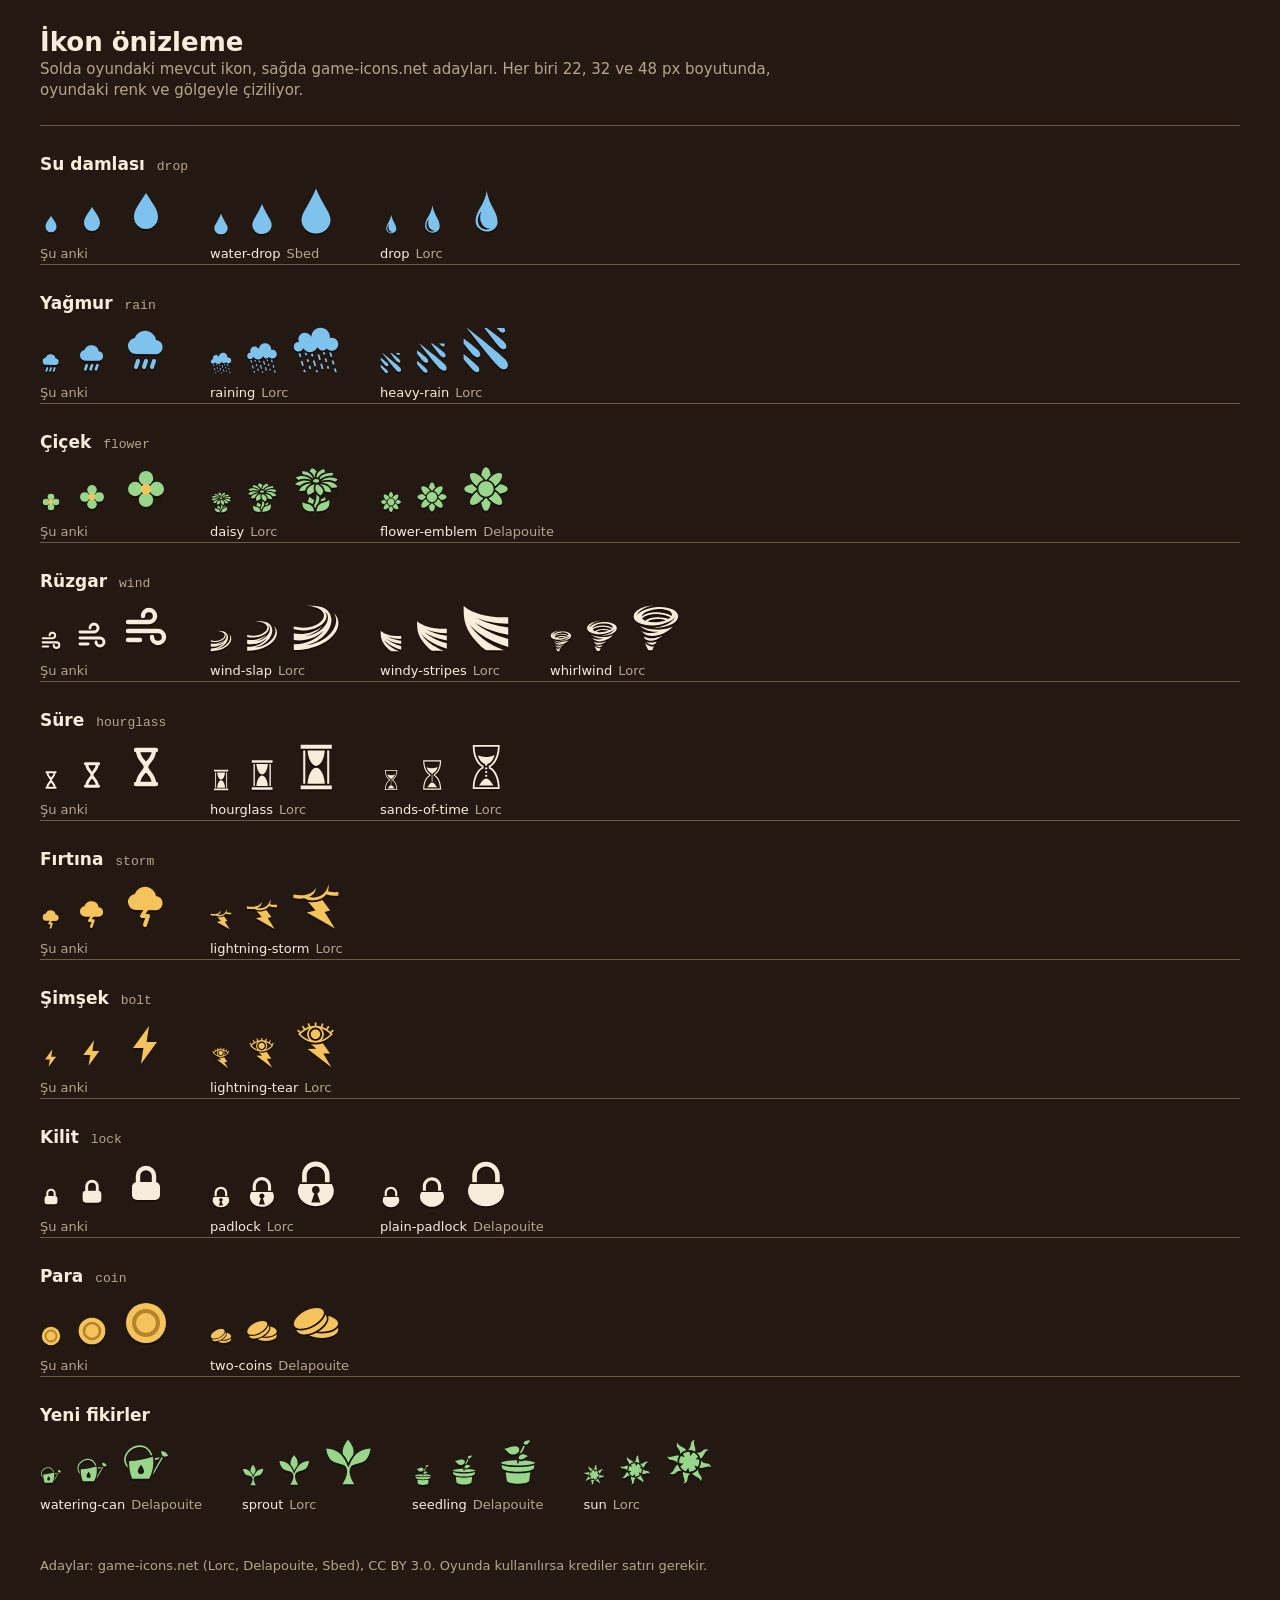
<file: rogue/icons-preview.html>
<!doctype html>
<html lang="tr">
<head>
<meta charset="utf-8">
<meta name="viewport" content="width=device-width, initial-scale=1">
<title>İkon Önizleme</title>
<style>
  :root { --bg: #241912; --bg2: #33241a; --text: #f7eddb; --muted: #b8a48b; --dim: #6f5a46;
    --water: #7ec3ee; --gold: #f4c35c; --gold-ed: #b5842a; --green: #97d68b; --deep-rgb: 21, 13, 8; }
  html, body { margin: 0; background: var(--bg); color: var(--text); font: 15px/21px system-ui, "Segoe UI", sans-serif; }
  main { max-width: 1280px; margin: 0 auto; padding: 32px 40px 64px; }
  h1 { font-size: 26px; margin: 0 0 6px; }
  .lead { color: var(--muted); margin: 0 0 24px; max-width: 760px; }
  h2 { font-size: 17px; margin: 28px 0 12px; color: var(--text); }
  h2 code { font: 13px ui-monospace, Consolas, monospace; color: var(--muted); margin-left: 6px; }
  section { border-top: 1px solid var(--dim); }
  .row { display: flex; gap: 40px; flex-wrap: wrap; align-items: flex-end; }
  .cand { margin: 0; }
  .sizes { display: flex; gap: 14px; align-items: flex-end; }
  .ico { display: block; fill: currentColor; filter: drop-shadow(0 2px 0 rgba(var(--deep-rgb), .85)); }
  .ico-flower .ico-core { fill: var(--gold); }
  figcaption { margin-top: 8px; font-size: 13px; color: var(--text); }
  figcaption span { color: var(--muted); margin-left: 6px; }
  .cur figcaption { color: var(--muted); }
  footer { margin-top: 40px; color: var(--muted); font-size: 13px; }
</style>
</head>
<body>
<main>
<h1>İkon önizleme</h1>
<p class="lead">Solda oyundaki mevcut ikon, sağda game-icons.net adayları. Her biri 22, 32 ve 48 px boyutunda, oyundaki renk ve gölgeyle çiziliyor.</p>
<section style="color:var(--water)"><h2>Su damlası <code>drop</code></h2><div class="row"><figure class="cand cur"><div class="sizes"><svg class="ico ico-drop" width="22" height="22" viewBox="0 0 24 24"><path d="M12 3C9 8 6 11 6 15a6 6 0 0 0 12 0c0-4-3-7-6-12z"/></svg><svg class="ico ico-drop" width="32" height="32" viewBox="0 0 24 24"><path d="M12 3C9 8 6 11 6 15a6 6 0 0 0 12 0c0-4-3-7-6-12z"/></svg><svg class="ico ico-drop" width="48" height="48" viewBox="0 0 24 24"><path d="M12 3C9 8 6 11 6 15a6 6 0 0 0 12 0c0-4-3-7-6-12z"/></svg></div><figcaption>Şu anki</figcaption></figure><figure class="cand"><div class="sizes"><svg class="ico" width="22" height="22" viewBox="0 0 512 512"><path d="M406.043 316c24.11 96.443-50.59 180-150 180s-174.405-82.38-150-180c15-60 90-150 150-300 60 150 135 240 150 300z"/></svg><svg class="ico" width="32" height="32" viewBox="0 0 512 512"><path d="M406.043 316c24.11 96.443-50.59 180-150 180s-174.405-82.38-150-180c15-60 90-150 150-300 60 150 135 240 150 300z"/></svg><svg class="ico" width="48" height="48" viewBox="0 0 512 512"><path d="M406.043 316c24.11 96.443-50.59 180-150 180s-174.405-82.38-150-180c15-60 90-150 150-300 60 150 135 240 150 300z"/></svg></div><figcaption>water-drop<span>Sbed</span></figcaption></figure><figure class="cand"><div class="sizes"><svg class="ico" width="22" height="22" viewBox="0 0 512 512"><path d="M263.844 40.344C234.1 213.202 145.594 248.03 145.594 369.22c0 60.804 60.106 105.5 118.25 105.5 59.45 0 115.937-41.803 115.937-99.533 0-116.332-85.2-162.312-115.936-334.843zm-58.28 217.094c-27.963 75.53-5.105 154.567 54.25 179.375 15.185 6.348 31.724 7.714 47.905 6.28-116.134 49.787-185.836-79.816-102.158-185.656z"/></svg><svg class="ico" width="32" height="32" viewBox="0 0 512 512"><path d="M263.844 40.344C234.1 213.202 145.594 248.03 145.594 369.22c0 60.804 60.106 105.5 118.25 105.5 59.45 0 115.937-41.803 115.937-99.533 0-116.332-85.2-162.312-115.936-334.843zm-58.28 217.094c-27.963 75.53-5.105 154.567 54.25 179.375 15.185 6.348 31.724 7.714 47.905 6.28-116.134 49.787-185.836-79.816-102.158-185.656z"/></svg><svg class="ico" width="48" height="48" viewBox="0 0 512 512"><path d="M263.844 40.344C234.1 213.202 145.594 248.03 145.594 369.22c0 60.804 60.106 105.5 118.25 105.5 59.45 0 115.937-41.803 115.937-99.533 0-116.332-85.2-162.312-115.936-334.843zm-58.28 217.094c-27.963 75.53-5.105 154.567 54.25 179.375 15.185 6.348 31.724 7.714 47.905 6.28-116.134 49.787-185.836-79.816-102.158-185.656z"/></svg></div><figcaption>drop<span>Lorc</span></figcaption></figure></div></section>
<section style="color:var(--water)"><h2>Yağmur <code>rain</code></h2><div class="row"><figure class="cand cur"><div class="sizes"><svg class="ico ico-rain" width="22" height="22" viewBox="0 0 24 24"><path d="M7 14a4 4 0 0 1-.6-7.96A5.5 5.5 0 0 1 17 7a3.6 3.6 0 0 1 .5 7.1L7 14z"/><path d="M8 17.5l-1 3M12 17.5l-1 3M16 17.5l-1 3" fill="none" stroke="currentColor" stroke-width="2" stroke-linecap="round"/></svg><svg class="ico ico-rain" width="32" height="32" viewBox="0 0 24 24"><path d="M7 14a4 4 0 0 1-.6-7.96A5.5 5.5 0 0 1 17 7a3.6 3.6 0 0 1 .5 7.1L7 14z"/><path d="M8 17.5l-1 3M12 17.5l-1 3M16 17.5l-1 3" fill="none" stroke="currentColor" stroke-width="2" stroke-linecap="round"/></svg><svg class="ico ico-rain" width="48" height="48" viewBox="0 0 24 24"><path d="M7 14a4 4 0 0 1-.6-7.96A5.5 5.5 0 0 1 17 7a3.6 3.6 0 0 1 .5 7.1L7 14z"/><path d="M8 17.5l-1 3M12 17.5l-1 3M16 17.5l-1 3" fill="none" stroke="currentColor" stroke-width="2" stroke-linecap="round"/></svg></div><figcaption>Şu anki</figcaption></figure><figure class="cand"><div class="sizes"><svg class="ico" width="22" height="22" viewBox="0 0 512 512"><path d="M305 19.438c-46.49 0-85.118 32.184-95.844 75.374l-4.656 18.75-11.813-15.28C179.864 81.69 160.21 70.75 137.844 70.75c-38.486 0-69.97 31.515-69.97 70.063 0 6.083 1.424 12.16 3.314 18.812l2.937 10.406-10.688 1.44c-24.95 3.297-44.374 24.6-44.374 50.56 0 28.264 22.848 51.126 51.062 51.126 18.228 0 34.287-9.818 43.313-24.28l6.968-11.157 8.22 10.218c15.42 19.07 38.945 31.343 65.343 31.343 30.613 0 56.55-16.175 71.31-40.686l7.94-13.188 8.03 13.156c8.978 14.675 24.76 24.22 43.28 24.22 14.95 0 28.317-6.327 37.626-16.5l6.47-7.063 6.905 6.624c12.575 12.055 29.132 19.375 47.845 19.375 38.486 0 69.938-31.485 69.938-70.033 0-38.547-31.365-69.468-69.938-69.468-2.974 0-5.754.17-8.625.53l-10.375 1.313-.125-10.47c-.61-54.307-44.804-97.656-99.25-97.656zm42.47 258.125c-5.813 2.026-11.97 3.332-18.345 3.75l7.594 26.625 17.874-5.375-7.125-25zm-213.158 1.125l10.063 35.25 17.875-5.344-4.97-17.438c-8.218-3.173-15.918-7.404-22.968-12.47zm263 1.25l14.125 49.5 17.875-5.344-11.5-40.375c-7.104-.45-13.97-1.733-20.5-3.783zm-309.125 9.468c-5.757 1.582-11.81 2.438-18.062 2.438-.22 0-.436-.03-.656-.03l11.81 41.467 17.876-5.374-10.97-38.5zm131.97 5.125c-5.972 1.595-12.163 2.652-18.532 3.126l8.97 31.438 17.874-5.375-8.314-29.19zm70.624 7.064l-17.905 5.375 16.313 57.217 17.906-5.375-16.313-57.218zM366.72 345l-17.908 5.375 10.063 35.313 17.906-5.375L366.72 345zm-192.345 6.03l-17.906 5.376 9 31.53 17.874-5.373-8.97-31.532zm66.22 15.126l-17.907 5.375 16.937 59.44 17.906-5.376-16.936-59.438zm200.843.375l-17.907 5.376 12.19 42.656 17.874-5.375-12.156-42.656zm-330.157 3.814l-17.905 5.375 14.47 50.75 17.905-5.376-14.47-50.75zm207.907 30.937l-17.875 5.345 15.875 55.688 17.875-5.375-15.875-55.657zm69.688 21.47l-17.906 5.375 8.592 30.188 17.938-5.375-8.625-30.188zM195.47 425l-17.907 5.375 9.03 31.688 17.907-5.375L195.47 425zm270.25 26.625L447.81 457l10.5 36.844h19.438l-12.03-42.22zM137.843 463.53l-17.875 5.376 7.093 24.938H146.5l-8.656-30.313zm131.78 4.5l-17.874 5.376 5.813 20.438H277l-7.375-25.813z"/></svg><svg class="ico" width="32" height="32" viewBox="0 0 512 512"><path d="M305 19.438c-46.49 0-85.118 32.184-95.844 75.374l-4.656 18.75-11.813-15.28C179.864 81.69 160.21 70.75 137.844 70.75c-38.486 0-69.97 31.515-69.97 70.063 0 6.083 1.424 12.16 3.314 18.812l2.937 10.406-10.688 1.44c-24.95 3.297-44.374 24.6-44.374 50.56 0 28.264 22.848 51.126 51.062 51.126 18.228 0 34.287-9.818 43.313-24.28l6.968-11.157 8.22 10.218c15.42 19.07 38.945 31.343 65.343 31.343 30.613 0 56.55-16.175 71.31-40.686l7.94-13.188 8.03 13.156c8.978 14.675 24.76 24.22 43.28 24.22 14.95 0 28.317-6.327 37.626-16.5l6.47-7.063 6.905 6.624c12.575 12.055 29.132 19.375 47.845 19.375 38.486 0 69.938-31.485 69.938-70.033 0-38.547-31.365-69.468-69.938-69.468-2.974 0-5.754.17-8.625.53l-10.375 1.313-.125-10.47c-.61-54.307-44.804-97.656-99.25-97.656zm42.47 258.125c-5.813 2.026-11.97 3.332-18.345 3.75l7.594 26.625 17.874-5.375-7.125-25zm-213.158 1.125l10.063 35.25 17.875-5.344-4.97-17.438c-8.218-3.173-15.918-7.404-22.968-12.47zm263 1.25l14.125 49.5 17.875-5.344-11.5-40.375c-7.104-.45-13.97-1.733-20.5-3.783zm-309.125 9.468c-5.757 1.582-11.81 2.438-18.062 2.438-.22 0-.436-.03-.656-.03l11.81 41.467 17.876-5.374-10.97-38.5zm131.97 5.125c-5.972 1.595-12.163 2.652-18.532 3.126l8.97 31.438 17.874-5.375-8.314-29.19zm70.624 7.064l-17.905 5.375 16.313 57.217 17.906-5.375-16.313-57.218zM366.72 345l-17.908 5.375 10.063 35.313 17.906-5.375L366.72 345zm-192.345 6.03l-17.906 5.376 9 31.53 17.874-5.373-8.97-31.532zm66.22 15.126l-17.907 5.375 16.937 59.44 17.906-5.376-16.936-59.438zm200.843.375l-17.907 5.376 12.19 42.656 17.874-5.375-12.156-42.656zm-330.157 3.814l-17.905 5.375 14.47 50.75 17.905-5.376-14.47-50.75zm207.907 30.937l-17.875 5.345 15.875 55.688 17.875-5.375-15.875-55.657zm69.688 21.47l-17.906 5.375 8.592 30.188 17.938-5.375-8.625-30.188zM195.47 425l-17.907 5.375 9.03 31.688 17.907-5.375L195.47 425zm270.25 26.625L447.81 457l10.5 36.844h19.438l-12.03-42.22zM137.843 463.53l-17.875 5.376 7.093 24.938H146.5l-8.656-30.313zm131.78 4.5l-17.874 5.376 5.813 20.438H277l-7.375-25.813z"/></svg><svg class="ico" width="48" height="48" viewBox="0 0 512 512"><path d="M305 19.438c-46.49 0-85.118 32.184-95.844 75.374l-4.656 18.75-11.813-15.28C179.864 81.69 160.21 70.75 137.844 70.75c-38.486 0-69.97 31.515-69.97 70.063 0 6.083 1.424 12.16 3.314 18.812l2.937 10.406-10.688 1.44c-24.95 3.297-44.374 24.6-44.374 50.56 0 28.264 22.848 51.126 51.062 51.126 18.228 0 34.287-9.818 43.313-24.28l6.968-11.157 8.22 10.218c15.42 19.07 38.945 31.343 65.343 31.343 30.613 0 56.55-16.175 71.31-40.686l7.94-13.188 8.03 13.156c8.978 14.675 24.76 24.22 43.28 24.22 14.95 0 28.317-6.327 37.626-16.5l6.47-7.063 6.905 6.624c12.575 12.055 29.132 19.375 47.845 19.375 38.486 0 69.938-31.485 69.938-70.033 0-38.547-31.365-69.468-69.938-69.468-2.974 0-5.754.17-8.625.53l-10.375 1.313-.125-10.47c-.61-54.307-44.804-97.656-99.25-97.656zm42.47 258.125c-5.813 2.026-11.97 3.332-18.345 3.75l7.594 26.625 17.874-5.375-7.125-25zm-213.158 1.125l10.063 35.25 17.875-5.344-4.97-17.438c-8.218-3.173-15.918-7.404-22.968-12.47zm263 1.25l14.125 49.5 17.875-5.344-11.5-40.375c-7.104-.45-13.97-1.733-20.5-3.783zm-309.125 9.468c-5.757 1.582-11.81 2.438-18.062 2.438-.22 0-.436-.03-.656-.03l11.81 41.467 17.876-5.374-10.97-38.5zm131.97 5.125c-5.972 1.595-12.163 2.652-18.532 3.126l8.97 31.438 17.874-5.375-8.314-29.19zm70.624 7.064l-17.905 5.375 16.313 57.217 17.906-5.375-16.313-57.218zM366.72 345l-17.908 5.375 10.063 35.313 17.906-5.375L366.72 345zm-192.345 6.03l-17.906 5.376 9 31.53 17.874-5.373-8.97-31.532zm66.22 15.126l-17.907 5.375 16.937 59.44 17.906-5.376-16.936-59.438zm200.843.375l-17.907 5.376 12.19 42.656 17.874-5.375-12.156-42.656zm-330.157 3.814l-17.905 5.375 14.47 50.75 17.905-5.376-14.47-50.75zm207.907 30.937l-17.875 5.345 15.875 55.688 17.875-5.375-15.875-55.657zm69.688 21.47l-17.906 5.375 8.592 30.188 17.938-5.375-8.625-30.188zM195.47 425l-17.907 5.375 9.03 31.688 17.907-5.375L195.47 425zm270.25 26.625L447.81 457l10.5 36.844h19.438l-12.03-42.22zM137.843 463.53l-17.875 5.376 7.093 24.938H146.5l-8.656-30.313zm131.78 4.5l-17.874 5.376 5.813 20.438H277l-7.375-25.813z"/></svg></div><figcaption>raining<span>Lorc</span></figcaption></figure><figure class="cand"><div class="sizes"><svg class="ico" width="22" height="22" viewBox="0 0 512 512"><path d="M50.656 22.125c24.862 31.888 280 358.568 341.063 411.72 76.902 66.936 132.718-3.814 73-73-52.197-60.47-369.484-308.088-408.814-338.72h-5.25zm188.656 0c45.33 61.388 132.53 178.237 165.25 206.72 53.745 46.78 93.142-3.023 51.407-51.376C429.4 146.69 326.902 69.273 263.25 22.124h-23.938zm131.375 0C385.11 38.203 397.84 51.793 404 57.155c41.042 35.724 71.142 1.755 46.125-35.03h-79.438zM17.375 132.5v54.313c42.702 54.933 87.407 110.516 108.03 128.468 53.748 46.783 93.143-2.456 51.407-50.81-21.41-24.807-95.776-83.243-159.437-131.97zm0 165.844V355c45.978 54.937 90.37 107.056 106.28 120.906 47.652 41.476 81.973-2.693 44.97-45.562-16.444-19.05-84.786-76.927-151.25-132z"/></svg><svg class="ico" width="32" height="32" viewBox="0 0 512 512"><path d="M50.656 22.125c24.862 31.888 280 358.568 341.063 411.72 76.902 66.936 132.718-3.814 73-73-52.197-60.47-369.484-308.088-408.814-338.72h-5.25zm188.656 0c45.33 61.388 132.53 178.237 165.25 206.72 53.745 46.78 93.142-3.023 51.407-51.376C429.4 146.69 326.902 69.273 263.25 22.124h-23.938zm131.375 0C385.11 38.203 397.84 51.793 404 57.155c41.042 35.724 71.142 1.755 46.125-35.03h-79.438zM17.375 132.5v54.313c42.702 54.933 87.407 110.516 108.03 128.468 53.748 46.783 93.143-2.456 51.407-50.81-21.41-24.807-95.776-83.243-159.437-131.97zm0 165.844V355c45.978 54.937 90.37 107.056 106.28 120.906 47.652 41.476 81.973-2.693 44.97-45.562-16.444-19.05-84.786-76.927-151.25-132z"/></svg><svg class="ico" width="48" height="48" viewBox="0 0 512 512"><path d="M50.656 22.125c24.862 31.888 280 358.568 341.063 411.72 76.902 66.936 132.718-3.814 73-73-52.197-60.47-369.484-308.088-408.814-338.72h-5.25zm188.656 0c45.33 61.388 132.53 178.237 165.25 206.72 53.745 46.78 93.142-3.023 51.407-51.376C429.4 146.69 326.902 69.273 263.25 22.124h-23.938zm131.375 0C385.11 38.203 397.84 51.793 404 57.155c41.042 35.724 71.142 1.755 46.125-35.03h-79.438zM17.375 132.5v54.313c42.702 54.933 87.407 110.516 108.03 128.468 53.748 46.783 93.143-2.456 51.407-50.81-21.41-24.807-95.776-83.243-159.437-131.97zm0 165.844V355c45.978 54.937 90.37 107.056 106.28 120.906 47.652 41.476 81.973-2.693 44.97-45.562-16.444-19.05-84.786-76.927-151.25-132z"/></svg></div><figcaption>heavy-rain<span>Lorc</span></figcaption></figure></div></section>
<section style="color:var(--green)"><h2>Çiçek <code>flower</code></h2><div class="row"><figure class="cand cur"><div class="sizes"><svg class="ico ico-flower" width="22" height="22" viewBox="0 0 24 24"><circle cx="12" cy="6.6" r="3.6"/><circle cx="17.4" cy="12" r="3.6"/><circle cx="12" cy="17.4" r="3.6"/><circle cx="6.6" cy="12" r="3.6"/><circle cx="12" cy="12" r="2.6" class="ico-core"/></svg><svg class="ico ico-flower" width="32" height="32" viewBox="0 0 24 24"><circle cx="12" cy="6.6" r="3.6"/><circle cx="17.4" cy="12" r="3.6"/><circle cx="12" cy="17.4" r="3.6"/><circle cx="6.6" cy="12" r="3.6"/><circle cx="12" cy="12" r="2.6" class="ico-core"/></svg><svg class="ico ico-flower" width="48" height="48" viewBox="0 0 24 24"><circle cx="12" cy="6.6" r="3.6"/><circle cx="17.4" cy="12" r="3.6"/><circle cx="12" cy="17.4" r="3.6"/><circle cx="6.6" cy="12" r="3.6"/><circle cx="12" cy="12" r="2.6" class="ico-core"/></svg></div><figcaption>Şu anki</figcaption></figure><figure class="cand"><div class="sizes"><svg class="ico" width="22" height="22" viewBox="0 0 512 512"><path d="M212.83 35.623c-12.82 10.724-20.543 21.83-24.217 32.926 3.66 2.266 7.202 4.716 10.61 7.356 18.394 14.256 32.84 33.77 42.568 57.57.972-.22 1.963-.41 2.964-.585-2.212-21.11 3.236-40.853 14.096-57.337 1.524-2.314 3.15-4.565 4.863-6.758-11.44-14.252-29.128-26.33-50.883-33.172zm125.287 6.354c-26.847 8.092-50.514 23.9-63.662 43.857-9.01 13.676-13.484 29.048-11.176 46.25 4.738.386 9.173 1.22 13.27 2.428 12.39-24.598 34.287-41.71 59.39-52.16 5.786-2.41 11.758-4.485 17.843-6.29-1.09-10.29-5.892-21.675-15.666-34.085zM116.123 67.334c-.91-.007-1.826-.006-2.746.004-1.5.016-3.07.174-4.594.234-.117 11.4 1.592 21.513 4.848 30.502 38.23 2.13 75.456 18.376 105.675 46.004 1.578-1.3 3.28-2.518 5.09-3.642-8.563-21-21.034-37.68-36.62-49.758-19.26-14.926-43.407-23.125-71.652-23.344zM422.81 85.48c-27.095.03-55.827 4.193-79.69 14.125-22.266 9.27-40.026 22.904-49.92 43.176 3.183 2.446 5.876 5.22 8.032 8.238 27.672-18.518 58.118-30.99 88.71-35.586 10.19-1.532 20.412-2.172 30.538-1.852 2.562.08 5.117.23 7.665.434 5.175-8.07 8.955-17.33 11.046-27.987-5.368-.328-10.815-.552-16.38-.547zM104.7 116.168c-22.183.178-44.555 5.983-65.792 17.78 9.143 9.83 19.125 18.12 29.762 24.94 14.156-5.566 29.43-8.977 45.142-10.386 5.212-.467 10.478-.723 15.782-.77 25.76-.224 52.377 4.47 77.63 13.495.237-.727.51-1.442.797-2.153-28.37-26.775-63.216-41.948-98.885-42.867-1.477-.038-2.955-.05-4.434-.04zm311.804 15.984c-7.835-.04-15.78.557-23.783 1.76-27.66 4.157-55.845 15.743-81.618 33.08 24.37-5.826 48.43-8.58 71.13-7.785 11.106.388 21.887 1.623 32.22 3.76 15.675 3.242 30.358 8.704 43.413 16.46 11.013-6.62 20.737-15.16 28.772-25.755-20.2-13.863-42.91-20.774-66.782-21.463-1.114-.033-2.232-.052-3.35-.058zM257.13 150.518c-22.345 0-32.115 11.656-32.796 19.69-.34 4.015.887 7.646 5.518 11.255 4.63 3.61 13.214 6.853 26.773 6.853 12.317 0 20.56-3.133 25.43-6.884 4.87-3.752 6.607-7.93 6.588-11.97-.04-8.076-7.755-18.944-31.514-18.944zm-127.386 15.914c-4.81.036-9.572.263-14.262.683-33.576 3.012-63.03 15.752-82.605 39.364 17.717 7.944 35.93 13.317 54.13 15.97 11.21-11.392 24.728-20.34 39.485-26.915 23.284-10.375 49.654-15.345 75.932-16.09-23.713-8.652-48.803-13.192-72.68-13.013zm246.81 11.388c-19.757-.16-40.94 2.546-62.544 7.815 23.82 3.452 48.044 10.302 68.724 21.763 15.92 8.824 29.708 20.93 38.948 36.178 21.276.118 42.66-3.086 62.81-9.41-14.576-29.192-40.39-45.983-73.826-52.898-9.192-1.902-18.933-3.005-29.082-3.344-1.666-.056-3.342-.09-5.03-.104zm-169.427 20.268c-25.65.306-51.39 4.876-73.027 14.517-27.956 12.457-48.87 32.61-56.768 63.96 21.466 1.763 43.832.622 64.572-3.913 1.705-12.368 6.455-23.946 13.725-34.168 12.202-17.157 30.626-30.815 52.446-40.396-.316.002-.632-.004-.95 0zm91.437 4.652c20.04 12.812 36.38 29.854 45.06 49.475 4.064 9.19 6.334 19.062 6.25 29.096 20.956 6.728 44.18 10.073 65.216 10.665 2.086-33.004-14.98-53.578-41.416-68.23-21.428-11.875-48.99-18.513-75.11-21.005zm-33.76 3.764c-17.39 19.093-19.03 41.607-10.767 63.982 8.28 22.426 27.31 43.556 50.207 55.633 13.745-10.66 21.566-21.53 24.875-31.948 3.663-11.537 2.477-22.944-2.59-34.397-9.5-21.48-33.72-41.952-61.727-53.27zm-23.335.053c-30.815 7.842-56.89 23.47-70.61 42.76-14.353 20.18-16.877 43.598 1.372 71.857 26.172-8.027 50.603-22.318 65.99-39.89-.6-1.433-1.18-2.873-1.716-4.325-8.413-22.785-8.062-48.412 4.963-70.403zm17.874 107.927c5.694 38.748-4.567 80.96-25.375 120.893 5.392 7.847 10.07 17.2 13.932 28.287 3.788-15.917 9.673-28.874 17.184-39.434 4.933-6.935 10.515-12.77 16.494-17.744 6.97-21.758 10.256-43.97 9.47-66.148-11.907-6.877-22.667-15.703-31.706-25.854zm-72.496 25.49c-8.437 19.543-15.834 38.15-19.994 55.083 5.614 1.292 11.38 2.758 17.19 4.62 12.478 4.003 25.248 10.06 36.52 20.286 7.346-15.275 12.976-30.73 16.618-45.955-4.204-2.083-8.448-4.198-12.737-6.46-13.07-6.898-26.355-15.24-37.597-27.573zm167.007.887c-14.568 11.836-30.004 19.29-44.974 25.847-.833 8.358-2.174 16.687-4 24.96 2.764-1.35 5.542-2.61 8.32-3.776 15.086-6.33 30.286-10.436 43.484-15-.236-10.133-1.33-20.85-2.83-32.03zm42.967 32.417c-8.044 6.504-17.504 11.094-27.226 14.815-16.096 6.16-33.432 10.43-49.164 17.03-15.733 6.602-29.654 15.23-40.118 29.942-9.41 13.232-16.26 31.88-18.03 59.622 68.802.31 104.793-16.823 122.09-40.94 15.153-21.125 17.282-49.698 12.448-80.47zm-285.867 23.5c-.722 28.213 4.302 52.75 19.178 69.725 17.094 19.505 48.977 31.41 106.346 27.035-4.808-25.246-12.665-41.697-21.85-52.814-10.345-12.518-22.577-18.85-36.296-23.248-13.72-4.4-28.75-6.516-43.334-10.575-8.268-2.3-16.524-5.418-24.045-10.123z"/></svg><svg class="ico" width="32" height="32" viewBox="0 0 512 512"><path d="M212.83 35.623c-12.82 10.724-20.543 21.83-24.217 32.926 3.66 2.266 7.202 4.716 10.61 7.356 18.394 14.256 32.84 33.77 42.568 57.57.972-.22 1.963-.41 2.964-.585-2.212-21.11 3.236-40.853 14.096-57.337 1.524-2.314 3.15-4.565 4.863-6.758-11.44-14.252-29.128-26.33-50.883-33.172zm125.287 6.354c-26.847 8.092-50.514 23.9-63.662 43.857-9.01 13.676-13.484 29.048-11.176 46.25 4.738.386 9.173 1.22 13.27 2.428 12.39-24.598 34.287-41.71 59.39-52.16 5.786-2.41 11.758-4.485 17.843-6.29-1.09-10.29-5.892-21.675-15.666-34.085zM116.123 67.334c-.91-.007-1.826-.006-2.746.004-1.5.016-3.07.174-4.594.234-.117 11.4 1.592 21.513 4.848 30.502 38.23 2.13 75.456 18.376 105.675 46.004 1.578-1.3 3.28-2.518 5.09-3.642-8.563-21-21.034-37.68-36.62-49.758-19.26-14.926-43.407-23.125-71.652-23.344zM422.81 85.48c-27.095.03-55.827 4.193-79.69 14.125-22.266 9.27-40.026 22.904-49.92 43.176 3.183 2.446 5.876 5.22 8.032 8.238 27.672-18.518 58.118-30.99 88.71-35.586 10.19-1.532 20.412-2.172 30.538-1.852 2.562.08 5.117.23 7.665.434 5.175-8.07 8.955-17.33 11.046-27.987-5.368-.328-10.815-.552-16.38-.547zM104.7 116.168c-22.183.178-44.555 5.983-65.792 17.78 9.143 9.83 19.125 18.12 29.762 24.94 14.156-5.566 29.43-8.977 45.142-10.386 5.212-.467 10.478-.723 15.782-.77 25.76-.224 52.377 4.47 77.63 13.495.237-.727.51-1.442.797-2.153-28.37-26.775-63.216-41.948-98.885-42.867-1.477-.038-2.955-.05-4.434-.04zm311.804 15.984c-7.835-.04-15.78.557-23.783 1.76-27.66 4.157-55.845 15.743-81.618 33.08 24.37-5.826 48.43-8.58 71.13-7.785 11.106.388 21.887 1.623 32.22 3.76 15.675 3.242 30.358 8.704 43.413 16.46 11.013-6.62 20.737-15.16 28.772-25.755-20.2-13.863-42.91-20.774-66.782-21.463-1.114-.033-2.232-.052-3.35-.058zM257.13 150.518c-22.345 0-32.115 11.656-32.796 19.69-.34 4.015.887 7.646 5.518 11.255 4.63 3.61 13.214 6.853 26.773 6.853 12.317 0 20.56-3.133 25.43-6.884 4.87-3.752 6.607-7.93 6.588-11.97-.04-8.076-7.755-18.944-31.514-18.944zm-127.386 15.914c-4.81.036-9.572.263-14.262.683-33.576 3.012-63.03 15.752-82.605 39.364 17.717 7.944 35.93 13.317 54.13 15.97 11.21-11.392 24.728-20.34 39.485-26.915 23.284-10.375 49.654-15.345 75.932-16.09-23.713-8.652-48.803-13.192-72.68-13.013zm246.81 11.388c-19.757-.16-40.94 2.546-62.544 7.815 23.82 3.452 48.044 10.302 68.724 21.763 15.92 8.824 29.708 20.93 38.948 36.178 21.276.118 42.66-3.086 62.81-9.41-14.576-29.192-40.39-45.983-73.826-52.898-9.192-1.902-18.933-3.005-29.082-3.344-1.666-.056-3.342-.09-5.03-.104zm-169.427 20.268c-25.65.306-51.39 4.876-73.027 14.517-27.956 12.457-48.87 32.61-56.768 63.96 21.466 1.763 43.832.622 64.572-3.913 1.705-12.368 6.455-23.946 13.725-34.168 12.202-17.157 30.626-30.815 52.446-40.396-.316.002-.632-.004-.95 0zm91.437 4.652c20.04 12.812 36.38 29.854 45.06 49.475 4.064 9.19 6.334 19.062 6.25 29.096 20.956 6.728 44.18 10.073 65.216 10.665 2.086-33.004-14.98-53.578-41.416-68.23-21.428-11.875-48.99-18.513-75.11-21.005zm-33.76 3.764c-17.39 19.093-19.03 41.607-10.767 63.982 8.28 22.426 27.31 43.556 50.207 55.633 13.745-10.66 21.566-21.53 24.875-31.948 3.663-11.537 2.477-22.944-2.59-34.397-9.5-21.48-33.72-41.952-61.727-53.27zm-23.335.053c-30.815 7.842-56.89 23.47-70.61 42.76-14.353 20.18-16.877 43.598 1.372 71.857 26.172-8.027 50.603-22.318 65.99-39.89-.6-1.433-1.18-2.873-1.716-4.325-8.413-22.785-8.062-48.412 4.963-70.403zm17.874 107.927c5.694 38.748-4.567 80.96-25.375 120.893 5.392 7.847 10.07 17.2 13.932 28.287 3.788-15.917 9.673-28.874 17.184-39.434 4.933-6.935 10.515-12.77 16.494-17.744 6.97-21.758 10.256-43.97 9.47-66.148-11.907-6.877-22.667-15.703-31.706-25.854zm-72.496 25.49c-8.437 19.543-15.834 38.15-19.994 55.083 5.614 1.292 11.38 2.758 17.19 4.62 12.478 4.003 25.248 10.06 36.52 20.286 7.346-15.275 12.976-30.73 16.618-45.955-4.204-2.083-8.448-4.198-12.737-6.46-13.07-6.898-26.355-15.24-37.597-27.573zm167.007.887c-14.568 11.836-30.004 19.29-44.974 25.847-.833 8.358-2.174 16.687-4 24.96 2.764-1.35 5.542-2.61 8.32-3.776 15.086-6.33 30.286-10.436 43.484-15-.236-10.133-1.33-20.85-2.83-32.03zm42.967 32.417c-8.044 6.504-17.504 11.094-27.226 14.815-16.096 6.16-33.432 10.43-49.164 17.03-15.733 6.602-29.654 15.23-40.118 29.942-9.41 13.232-16.26 31.88-18.03 59.622 68.802.31 104.793-16.823 122.09-40.94 15.153-21.125 17.282-49.698 12.448-80.47zm-285.867 23.5c-.722 28.213 4.302 52.75 19.178 69.725 17.094 19.505 48.977 31.41 106.346 27.035-4.808-25.246-12.665-41.697-21.85-52.814-10.345-12.518-22.577-18.85-36.296-23.248-13.72-4.4-28.75-6.516-43.334-10.575-8.268-2.3-16.524-5.418-24.045-10.123z"/></svg><svg class="ico" width="48" height="48" viewBox="0 0 512 512"><path d="M212.83 35.623c-12.82 10.724-20.543 21.83-24.217 32.926 3.66 2.266 7.202 4.716 10.61 7.356 18.394 14.256 32.84 33.77 42.568 57.57.972-.22 1.963-.41 2.964-.585-2.212-21.11 3.236-40.853 14.096-57.337 1.524-2.314 3.15-4.565 4.863-6.758-11.44-14.252-29.128-26.33-50.883-33.172zm125.287 6.354c-26.847 8.092-50.514 23.9-63.662 43.857-9.01 13.676-13.484 29.048-11.176 46.25 4.738.386 9.173 1.22 13.27 2.428 12.39-24.598 34.287-41.71 59.39-52.16 5.786-2.41 11.758-4.485 17.843-6.29-1.09-10.29-5.892-21.675-15.666-34.085zM116.123 67.334c-.91-.007-1.826-.006-2.746.004-1.5.016-3.07.174-4.594.234-.117 11.4 1.592 21.513 4.848 30.502 38.23 2.13 75.456 18.376 105.675 46.004 1.578-1.3 3.28-2.518 5.09-3.642-8.563-21-21.034-37.68-36.62-49.758-19.26-14.926-43.407-23.125-71.652-23.344zM422.81 85.48c-27.095.03-55.827 4.193-79.69 14.125-22.266 9.27-40.026 22.904-49.92 43.176 3.183 2.446 5.876 5.22 8.032 8.238 27.672-18.518 58.118-30.99 88.71-35.586 10.19-1.532 20.412-2.172 30.538-1.852 2.562.08 5.117.23 7.665.434 5.175-8.07 8.955-17.33 11.046-27.987-5.368-.328-10.815-.552-16.38-.547zM104.7 116.168c-22.183.178-44.555 5.983-65.792 17.78 9.143 9.83 19.125 18.12 29.762 24.94 14.156-5.566 29.43-8.977 45.142-10.386 5.212-.467 10.478-.723 15.782-.77 25.76-.224 52.377 4.47 77.63 13.495.237-.727.51-1.442.797-2.153-28.37-26.775-63.216-41.948-98.885-42.867-1.477-.038-2.955-.05-4.434-.04zm311.804 15.984c-7.835-.04-15.78.557-23.783 1.76-27.66 4.157-55.845 15.743-81.618 33.08 24.37-5.826 48.43-8.58 71.13-7.785 11.106.388 21.887 1.623 32.22 3.76 15.675 3.242 30.358 8.704 43.413 16.46 11.013-6.62 20.737-15.16 28.772-25.755-20.2-13.863-42.91-20.774-66.782-21.463-1.114-.033-2.232-.052-3.35-.058zM257.13 150.518c-22.345 0-32.115 11.656-32.796 19.69-.34 4.015.887 7.646 5.518 11.255 4.63 3.61 13.214 6.853 26.773 6.853 12.317 0 20.56-3.133 25.43-6.884 4.87-3.752 6.607-7.93 6.588-11.97-.04-8.076-7.755-18.944-31.514-18.944zm-127.386 15.914c-4.81.036-9.572.263-14.262.683-33.576 3.012-63.03 15.752-82.605 39.364 17.717 7.944 35.93 13.317 54.13 15.97 11.21-11.392 24.728-20.34 39.485-26.915 23.284-10.375 49.654-15.345 75.932-16.09-23.713-8.652-48.803-13.192-72.68-13.013zm246.81 11.388c-19.757-.16-40.94 2.546-62.544 7.815 23.82 3.452 48.044 10.302 68.724 21.763 15.92 8.824 29.708 20.93 38.948 36.178 21.276.118 42.66-3.086 62.81-9.41-14.576-29.192-40.39-45.983-73.826-52.898-9.192-1.902-18.933-3.005-29.082-3.344-1.666-.056-3.342-.09-5.03-.104zm-169.427 20.268c-25.65.306-51.39 4.876-73.027 14.517-27.956 12.457-48.87 32.61-56.768 63.96 21.466 1.763 43.832.622 64.572-3.913 1.705-12.368 6.455-23.946 13.725-34.168 12.202-17.157 30.626-30.815 52.446-40.396-.316.002-.632-.004-.95 0zm91.437 4.652c20.04 12.812 36.38 29.854 45.06 49.475 4.064 9.19 6.334 19.062 6.25 29.096 20.956 6.728 44.18 10.073 65.216 10.665 2.086-33.004-14.98-53.578-41.416-68.23-21.428-11.875-48.99-18.513-75.11-21.005zm-33.76 3.764c-17.39 19.093-19.03 41.607-10.767 63.982 8.28 22.426 27.31 43.556 50.207 55.633 13.745-10.66 21.566-21.53 24.875-31.948 3.663-11.537 2.477-22.944-2.59-34.397-9.5-21.48-33.72-41.952-61.727-53.27zm-23.335.053c-30.815 7.842-56.89 23.47-70.61 42.76-14.353 20.18-16.877 43.598 1.372 71.857 26.172-8.027 50.603-22.318 65.99-39.89-.6-1.433-1.18-2.873-1.716-4.325-8.413-22.785-8.062-48.412 4.963-70.403zm17.874 107.927c5.694 38.748-4.567 80.96-25.375 120.893 5.392 7.847 10.07 17.2 13.932 28.287 3.788-15.917 9.673-28.874 17.184-39.434 4.933-6.935 10.515-12.77 16.494-17.744 6.97-21.758 10.256-43.97 9.47-66.148-11.907-6.877-22.667-15.703-31.706-25.854zm-72.496 25.49c-8.437 19.543-15.834 38.15-19.994 55.083 5.614 1.292 11.38 2.758 17.19 4.62 12.478 4.003 25.248 10.06 36.52 20.286 7.346-15.275 12.976-30.73 16.618-45.955-4.204-2.083-8.448-4.198-12.737-6.46-13.07-6.898-26.355-15.24-37.597-27.573zm167.007.887c-14.568 11.836-30.004 19.29-44.974 25.847-.833 8.358-2.174 16.687-4 24.96 2.764-1.35 5.542-2.61 8.32-3.776 15.086-6.33 30.286-10.436 43.484-15-.236-10.133-1.33-20.85-2.83-32.03zm42.967 32.417c-8.044 6.504-17.504 11.094-27.226 14.815-16.096 6.16-33.432 10.43-49.164 17.03-15.733 6.602-29.654 15.23-40.118 29.942-9.41 13.232-16.26 31.88-18.03 59.622 68.802.31 104.793-16.823 122.09-40.94 15.153-21.125 17.282-49.698 12.448-80.47zm-285.867 23.5c-.722 28.213 4.302 52.75 19.178 69.725 17.094 19.505 48.977 31.41 106.346 27.035-4.808-25.246-12.665-41.697-21.85-52.814-10.345-12.518-22.577-18.85-36.296-23.248-13.72-4.4-28.75-6.516-43.334-10.575-8.268-2.3-16.524-5.418-24.045-10.123z"/></svg></div><figcaption>daisy<span>Lorc</span></figcaption></figure><figure class="cand"><div class="sizes"><svg class="ico" width="22" height="22" viewBox="0 0 512 512"><path d="M256 24c-11.8 0-24.5 10.15-34.6 30.32-7.1 14.37-12.6 33.19-15.1 54.48 4.6 4 9.2 8.2 13.7 12.7 11.4 11.3 21.2 23.3 29.3 35.3 2.2-.1 4.5-.2 6.7-.2 2.4 0 4.8.1 7.2.3 8.1-12.1 17.9-24 29.3-35.4 4.3-4.3 8.8-8.5 13.3-12.3-2.6-21.44-8-40.42-15.2-54.88C280.5 34.15 267.8 24 256 24zM113.2 84.12c-9.2.13-16.33 2.76-20.99 7.44-8.32 8.32-10.16 24.44-3 45.84 7.15 21.4 22.89 46.5 45.59 69.2 8.3 8.3 17 15.7 25.6 22.1 9.5-33.2 35.9-59.3 69.2-68.5-6.4-8.8-13.9-17.6-22.3-26-22.7-22.7-47.8-38.48-69.2-45.64-9.4-3.13-17.8-4.54-24.9-4.44zm286.1 0c-7.1-.1-15.5 1.33-24.8 4.48-21.4 7.14-46.5 22.9-69.2 45.6-8.5 8.5-16 17.3-22.4 26.1 33.2 9.3 59.4 35.5 68.8 68.7 8.8-6.5 17.6-14 26-22.4 22.7-22.7 38.4-47.8 45.6-69.2 7.2-21.4 5.3-37.49-3-45.83-4.7-4.69-11.8-7.33-21-7.45zM256 174.6c-45.1 0-81.4 36.3-81.4 81.4 0 45.1 36.3 81.4 81.4 81.4 45.1 0 81.4-36.3 81.4-81.4 0-45.1-36.3-81.4-81.4-81.4zm-146.2 31.6c-21.67 2.5-40.87 8-55.48 15.2C34.15 231.5 24 244.2 24 256s10.15 24.5 30.32 34.6c14.48 7.2 33.48 12.6 54.88 15.2 4.1-4.7 8.4-9.4 12.9-13.9 11.2-11.2 22.9-20.9 34.7-28.9-.1-2.3-.2-4.6-.2-7 0-2.6.1-5.2.3-7.7-11.9-8-23.6-17.7-34.8-28.9-4.3-4.3-8.4-8.8-12.3-13.2zm292.8 0c-3.9 4.4-7.9 8.8-12.2 13.1-11.4 11.4-23.3 21.2-35.3 29.3.2 2.4.3 4.9.3 7.4 0 2.2-.1 4.5-.2 6.7 11.9 8 23.8 17.8 35.1 29.1 4.6 4.6 8.9 9.2 12.9 13.9 21.3-2.5 40.1-8 54.5-15.1 20.2-10.1 30.3-22.8 30.3-34.6s-10.1-24.5-30.3-34.6c-14.5-7.2-33.6-12.7-55.1-15.2zm-50.8 76.1c-9.1 33.4-35.3 59.8-68.5 69.3 6.3 8.6 13.6 17.2 21.9 25.4 22.7 22.7 47.8 38.4 69.2 45.6 21.4 7.1 37.5 5.3 45.8-3 8.4-8.3 10.2-24.5 3-45.9-7.1-21.4-22.9-46.5-45.6-69.2-8.4-8.4-17-15.8-25.8-22.2zm-191.6.4c-8.6 6.4-17.1 13.7-25.4 21.9-22.7 22.7-38.43 47.8-45.57 69.2-7.21 21.4-5.37 37.5 2.97 45.9 8.3 8.3 24.5 10.2 45.8 2.9 21.4-7.1 46.5-22.9 69.2-45.6 8.2-8.2 15.5-16.7 21.9-25.3-33.3-9.4-59.5-35.7-68.9-69zm88.6 72.4c-8 11.8-17.6 23.5-28.8 34.7-4.5 4.5-9.1 8.8-13.8 12.8 2.5 21.5 8 40.6 15.2 55.1 10.1 20.2 22.8 30.3 34.6 30.3s24.5-10.1 34.6-30.3c7.2-14.6 12.7-33.8 15.2-55.5-4.5-3.9-9-8.1-13.4-12.5-11.2-11.2-20.8-22.8-28.7-34.6-2.6.2-5.1.3-7.7.3-2.4 0-4.8-.1-7.2-.3z"/></svg><svg class="ico" width="32" height="32" viewBox="0 0 512 512"><path d="M256 24c-11.8 0-24.5 10.15-34.6 30.32-7.1 14.37-12.6 33.19-15.1 54.48 4.6 4 9.2 8.2 13.7 12.7 11.4 11.3 21.2 23.3 29.3 35.3 2.2-.1 4.5-.2 6.7-.2 2.4 0 4.8.1 7.2.3 8.1-12.1 17.9-24 29.3-35.4 4.3-4.3 8.8-8.5 13.3-12.3-2.6-21.44-8-40.42-15.2-54.88C280.5 34.15 267.8 24 256 24zM113.2 84.12c-9.2.13-16.33 2.76-20.99 7.44-8.32 8.32-10.16 24.44-3 45.84 7.15 21.4 22.89 46.5 45.59 69.2 8.3 8.3 17 15.7 25.6 22.1 9.5-33.2 35.9-59.3 69.2-68.5-6.4-8.8-13.9-17.6-22.3-26-22.7-22.7-47.8-38.48-69.2-45.64-9.4-3.13-17.8-4.54-24.9-4.44zm286.1 0c-7.1-.1-15.5 1.33-24.8 4.48-21.4 7.14-46.5 22.9-69.2 45.6-8.5 8.5-16 17.3-22.4 26.1 33.2 9.3 59.4 35.5 68.8 68.7 8.8-6.5 17.6-14 26-22.4 22.7-22.7 38.4-47.8 45.6-69.2 7.2-21.4 5.3-37.49-3-45.83-4.7-4.69-11.8-7.33-21-7.45zM256 174.6c-45.1 0-81.4 36.3-81.4 81.4 0 45.1 36.3 81.4 81.4 81.4 45.1 0 81.4-36.3 81.4-81.4 0-45.1-36.3-81.4-81.4-81.4zm-146.2 31.6c-21.67 2.5-40.87 8-55.48 15.2C34.15 231.5 24 244.2 24 256s10.15 24.5 30.32 34.6c14.48 7.2 33.48 12.6 54.88 15.2 4.1-4.7 8.4-9.4 12.9-13.9 11.2-11.2 22.9-20.9 34.7-28.9-.1-2.3-.2-4.6-.2-7 0-2.6.1-5.2.3-7.7-11.9-8-23.6-17.7-34.8-28.9-4.3-4.3-8.4-8.8-12.3-13.2zm292.8 0c-3.9 4.4-7.9 8.8-12.2 13.1-11.4 11.4-23.3 21.2-35.3 29.3.2 2.4.3 4.9.3 7.4 0 2.2-.1 4.5-.2 6.7 11.9 8 23.8 17.8 35.1 29.1 4.6 4.6 8.9 9.2 12.9 13.9 21.3-2.5 40.1-8 54.5-15.1 20.2-10.1 30.3-22.8 30.3-34.6s-10.1-24.5-30.3-34.6c-14.5-7.2-33.6-12.7-55.1-15.2zm-50.8 76.1c-9.1 33.4-35.3 59.8-68.5 69.3 6.3 8.6 13.6 17.2 21.9 25.4 22.7 22.7 47.8 38.4 69.2 45.6 21.4 7.1 37.5 5.3 45.8-3 8.4-8.3 10.2-24.5 3-45.9-7.1-21.4-22.9-46.5-45.6-69.2-8.4-8.4-17-15.8-25.8-22.2zm-191.6.4c-8.6 6.4-17.1 13.7-25.4 21.9-22.7 22.7-38.43 47.8-45.57 69.2-7.21 21.4-5.37 37.5 2.97 45.9 8.3 8.3 24.5 10.2 45.8 2.9 21.4-7.1 46.5-22.9 69.2-45.6 8.2-8.2 15.5-16.7 21.9-25.3-33.3-9.4-59.5-35.7-68.9-69zm88.6 72.4c-8 11.8-17.6 23.5-28.8 34.7-4.5 4.5-9.1 8.8-13.8 12.8 2.5 21.5 8 40.6 15.2 55.1 10.1 20.2 22.8 30.3 34.6 30.3s24.5-10.1 34.6-30.3c7.2-14.6 12.7-33.8 15.2-55.5-4.5-3.9-9-8.1-13.4-12.5-11.2-11.2-20.8-22.8-28.7-34.6-2.6.2-5.1.3-7.7.3-2.4 0-4.8-.1-7.2-.3z"/></svg><svg class="ico" width="48" height="48" viewBox="0 0 512 512"><path d="M256 24c-11.8 0-24.5 10.15-34.6 30.32-7.1 14.37-12.6 33.19-15.1 54.48 4.6 4 9.2 8.2 13.7 12.7 11.4 11.3 21.2 23.3 29.3 35.3 2.2-.1 4.5-.2 6.7-.2 2.4 0 4.8.1 7.2.3 8.1-12.1 17.9-24 29.3-35.4 4.3-4.3 8.8-8.5 13.3-12.3-2.6-21.44-8-40.42-15.2-54.88C280.5 34.15 267.8 24 256 24zM113.2 84.12c-9.2.13-16.33 2.76-20.99 7.44-8.32 8.32-10.16 24.44-3 45.84 7.15 21.4 22.89 46.5 45.59 69.2 8.3 8.3 17 15.7 25.6 22.1 9.5-33.2 35.9-59.3 69.2-68.5-6.4-8.8-13.9-17.6-22.3-26-22.7-22.7-47.8-38.48-69.2-45.64-9.4-3.13-17.8-4.54-24.9-4.44zm286.1 0c-7.1-.1-15.5 1.33-24.8 4.48-21.4 7.14-46.5 22.9-69.2 45.6-8.5 8.5-16 17.3-22.4 26.1 33.2 9.3 59.4 35.5 68.8 68.7 8.8-6.5 17.6-14 26-22.4 22.7-22.7 38.4-47.8 45.6-69.2 7.2-21.4 5.3-37.49-3-45.83-4.7-4.69-11.8-7.33-21-7.45zM256 174.6c-45.1 0-81.4 36.3-81.4 81.4 0 45.1 36.3 81.4 81.4 81.4 45.1 0 81.4-36.3 81.4-81.4 0-45.1-36.3-81.4-81.4-81.4zm-146.2 31.6c-21.67 2.5-40.87 8-55.48 15.2C34.15 231.5 24 244.2 24 256s10.15 24.5 30.32 34.6c14.48 7.2 33.48 12.6 54.88 15.2 4.1-4.7 8.4-9.4 12.9-13.9 11.2-11.2 22.9-20.9 34.7-28.9-.1-2.3-.2-4.6-.2-7 0-2.6.1-5.2.3-7.7-11.9-8-23.6-17.7-34.8-28.9-4.3-4.3-8.4-8.8-12.3-13.2zm292.8 0c-3.9 4.4-7.9 8.8-12.2 13.1-11.4 11.4-23.3 21.2-35.3 29.3.2 2.4.3 4.9.3 7.4 0 2.2-.1 4.5-.2 6.7 11.9 8 23.8 17.8 35.1 29.1 4.6 4.6 8.9 9.2 12.9 13.9 21.3-2.5 40.1-8 54.5-15.1 20.2-10.1 30.3-22.8 30.3-34.6s-10.1-24.5-30.3-34.6c-14.5-7.2-33.6-12.7-55.1-15.2zm-50.8 76.1c-9.1 33.4-35.3 59.8-68.5 69.3 6.3 8.6 13.6 17.2 21.9 25.4 22.7 22.7 47.8 38.4 69.2 45.6 21.4 7.1 37.5 5.3 45.8-3 8.4-8.3 10.2-24.5 3-45.9-7.1-21.4-22.9-46.5-45.6-69.2-8.4-8.4-17-15.8-25.8-22.2zm-191.6.4c-8.6 6.4-17.1 13.7-25.4 21.9-22.7 22.7-38.43 47.8-45.57 69.2-7.21 21.4-5.37 37.5 2.97 45.9 8.3 8.3 24.5 10.2 45.8 2.9 21.4-7.1 46.5-22.9 69.2-45.6 8.2-8.2 15.5-16.7 21.9-25.3-33.3-9.4-59.5-35.7-68.9-69zm88.6 72.4c-8 11.8-17.6 23.5-28.8 34.7-4.5 4.5-9.1 8.8-13.8 12.8 2.5 21.5 8 40.6 15.2 55.1 10.1 20.2 22.8 30.3 34.6 30.3s24.5-10.1 34.6-30.3c7.2-14.6 12.7-33.8 15.2-55.5-4.5-3.9-9-8.1-13.4-12.5-11.2-11.2-20.8-22.8-28.7-34.6-2.6.2-5.1.3-7.7.3-2.4 0-4.8-.1-7.2-.3z"/></svg></div><figcaption>flower-emblem<span>Delapouite</span></figcaption></figure></div></section>
<section style="color:var(--text)"><h2>Rüzgar <code>wind</code></h2><div class="row"><figure class="cand cur"><div class="sizes"><svg class="ico ico-wind" width="22" height="22" viewBox="0 0 24 24"><path d="M3 9h10.5a3 3 0 1 0-3-3M3 13.5h15a3 3 0 1 1-3 3M3 18h6" fill="none" stroke="currentColor" stroke-width="2.2" stroke-linecap="round" stroke-linejoin="round"/></svg><svg class="ico ico-wind" width="32" height="32" viewBox="0 0 24 24"><path d="M3 9h10.5a3 3 0 1 0-3-3M3 13.5h15a3 3 0 1 1-3 3M3 18h6" fill="none" stroke="currentColor" stroke-width="2.2" stroke-linecap="round" stroke-linejoin="round"/></svg><svg class="ico ico-wind" width="48" height="48" viewBox="0 0 24 24"><path d="M3 9h10.5a3 3 0 1 0-3-3M3 13.5h15a3 3 0 1 1-3 3M3 18h6" fill="none" stroke="currentColor" stroke-width="2.2" stroke-linecap="round" stroke-linejoin="round"/></svg></div><figcaption>Şu anki</figcaption></figure><figure class="cand"><div class="sizes"><svg class="ico" width="22" height="22" viewBox="0 0 512 512"><path d="M164.672 15.316c-4.24-.02-8.52-.008-12.848.032 356.973 34.267 149.668 296.606-133.02 225.675v29.272c208.715 52.028 406.9-83.077 335.225-186.316 74.252 54.5 10.927 228.767-217.44 261.272 80.052-17.795 151.75-58.013 188.793-112.78v-.003c-76.777 75.27-199.896 99.73-306.61 83.514v38.547l.03.003v29.983c103.604 17.95 230.47-10.83 317.05-98.192-64.335 91.95-198.984 149.52-317.05 142.64v62.942C398.408 491.783 590.073 234.433 449.346 98c90.898 155.644-119.865 338.862-308.12 339.258C392.92 399.278 523.24 116.29 322.532 33.352c-43.685-11.26-96.104-17.76-157.86-18.036z"/></svg><svg class="ico" width="32" height="32" viewBox="0 0 512 512"><path d="M164.672 15.316c-4.24-.02-8.52-.008-12.848.032 356.973 34.267 149.668 296.606-133.02 225.675v29.272c208.715 52.028 406.9-83.077 335.225-186.316 74.252 54.5 10.927 228.767-217.44 261.272 80.052-17.795 151.75-58.013 188.793-112.78v-.003c-76.777 75.27-199.896 99.73-306.61 83.514v38.547l.03.003v29.983c103.604 17.95 230.47-10.83 317.05-98.192-64.335 91.95-198.984 149.52-317.05 142.64v62.942C398.408 491.783 590.073 234.433 449.346 98c90.898 155.644-119.865 338.862-308.12 339.258C392.92 399.278 523.24 116.29 322.532 33.352c-43.685-11.26-96.104-17.76-157.86-18.036z"/></svg><svg class="ico" width="48" height="48" viewBox="0 0 512 512"><path d="M164.672 15.316c-4.24-.02-8.52-.008-12.848.032 356.973 34.267 149.668 296.606-133.02 225.675v29.272c208.715 52.028 406.9-83.077 335.225-186.316 74.252 54.5 10.927 228.767-217.44 261.272 80.052-17.795 151.75-58.013 188.793-112.78v-.003c-76.777 75.27-199.896 99.73-306.61 83.514v38.547l.03.003v29.983c103.604 17.95 230.47-10.83 317.05-98.192-64.335 91.95-198.984 149.52-317.05 142.64v62.942C398.408 491.783 590.073 234.433 449.346 98c90.898 155.644-119.865 338.862-308.12 339.258C392.92 399.278 523.24 116.29 322.532 33.352c-43.685-11.26-96.104-17.76-157.86-18.036z"/></svg></div><figcaption>wind-slap<span>Lorc</span></figcaption></figure><figure class="cand"><div class="sizes"><svg class="ico" width="22" height="22" viewBox="0 0 512 512"><path d="M446.572 492.26c-70.9-25.76-157.852-68.623-227.857-124.94-59.28-47.69-105.936-98.75-138.307-147.944 54.324 63.48 143.362 129.306 255.75 181.51 52.552 24.408 105.607 43.44 156.853 57.81v-85.782c-55.75-13.377-114.278-33.344-172.304-60.295-73.743-34.253-136.533-74.167-183.894-115.62 72.805 49.005 178.796 92.765 302.112 119.347 18.29 3.944 36.086 7.565 54.087 10.567v-76.457c-31.79-3.728-64.292-8.414-97.356-15.54-94.3-20.327-177.547-51.718-240.3-87.645 83.46 37.45 203.265 61.61 337.655 64.025v-70.863c-15.215.637-29.944 1.242-45.588 1.242-195.255 0-346.713-48.31-428.59-121.212-9.91 191.205 34.25 281.387 186.745 434.5 16.274 13.093 33.47 25.568 50.223 37.297h190.768z"/></svg><svg class="ico" width="32" height="32" viewBox="0 0 512 512"><path d="M446.572 492.26c-70.9-25.76-157.852-68.623-227.857-124.94-59.28-47.69-105.936-98.75-138.307-147.944 54.324 63.48 143.362 129.306 255.75 181.51 52.552 24.408 105.607 43.44 156.853 57.81v-85.782c-55.75-13.377-114.278-33.344-172.304-60.295-73.743-34.253-136.533-74.167-183.894-115.62 72.805 49.005 178.796 92.765 302.112 119.347 18.29 3.944 36.086 7.565 54.087 10.567v-76.457c-31.79-3.728-64.292-8.414-97.356-15.54-94.3-20.327-177.547-51.718-240.3-87.645 83.46 37.45 203.265 61.61 337.655 64.025v-70.863c-15.215.637-29.944 1.242-45.588 1.242-195.255 0-346.713-48.31-428.59-121.212-9.91 191.205 34.25 281.387 186.745 434.5 16.274 13.093 33.47 25.568 50.223 37.297h190.768z"/></svg><svg class="ico" width="48" height="48" viewBox="0 0 512 512"><path d="M446.572 492.26c-70.9-25.76-157.852-68.623-227.857-124.94-59.28-47.69-105.936-98.75-138.307-147.944 54.324 63.48 143.362 129.306 255.75 181.51 52.552 24.408 105.607 43.44 156.853 57.81v-85.782c-55.75-13.377-114.278-33.344-172.304-60.295-73.743-34.253-136.533-74.167-183.894-115.62 72.805 49.005 178.796 92.765 302.112 119.347 18.29 3.944 36.086 7.565 54.087 10.567v-76.457c-31.79-3.728-64.292-8.414-97.356-15.54-94.3-20.327-177.547-51.718-240.3-87.645 83.46 37.45 203.265 61.61 337.655 64.025v-70.863c-15.215.637-29.944 1.242-45.588 1.242-195.255 0-346.713-48.31-428.59-121.212-9.91 191.205 34.25 281.387 186.745 434.5 16.274 13.093 33.47 25.568 50.223 37.297h190.768z"/></svg></div><figcaption>windy-stripes<span>Lorc</span></figcaption></figure><figure class="cand"><div class="sizes"><svg class="ico" width="22" height="22" viewBox="0 0 512 512"><path d="M232.824 13.738c-96.1 7.382-215.29 48.535-215.29 118.383 0 65.084 117.615 107.844 245.49 93.538 90.757-10.15 167.13-45.817 200.578-89.152-44.08 82.325-143.703 106.34-233.877 116.19 112.254 5.15 262.53-32.988 262.53-124.23 0-64.527-117.615-107.84-245.49-93.534C156.007 45.082 80.41 80.75 46.96 124.084c18.41-49.265 91.46-93.87 185.864-110.346zm56.04 40.864c77.387-.618 136.667 23.666 136.667 58.234 0 4.73-1.112 9.433-3.227 14.053-31.82-20.172-88.055-36.5-149.174-39.148-6.105-.264-12.257-.387-18.437-.353-2.06.01-4.122.038-6.187.085-51.472 1.157-104.23 13.43-145.113 44.86 5.022-36.577 75.142-70.428 160.92-76.728 8.347-.613 16.547-.942 24.552-1.005zm-34.036 51.482c5.848-.037 11.685.077 17.492.328 57.486 2.49 111.856 19.132 139.096 35.758-6.62 6.792-15.386 13.238-25.896 19.14-24.89-11.45-63.462-19.06-105.92-19.142-3.244-.006-6.51.032-9.795.115-44.026 1.117-91.184 10.864-128.448 36.09-15.823-6.824-27.48-15.514-33.54-25.562 38.834-33.478 93.327-46.39 147.01-46.726zm24.717 54.79c31.283.173 60.834 5.14 82.178 11.675-27.063 10.793-60.804 18.506-97.41 21.194-37.686 2.768-72.323-.243-99.774-7.51 31.234-16.912 69.26-24.342 105.74-25.267 3.1-.08 6.19-.11 9.265-.092zM81.873 230.83c5.158 4.435 10.285 8.583 15.387 12.445.127.237.264.472.39.71l.592.023c61.57 46.215 119.69 52.326 188.065 51.99.002 0 .005 0 .007-.002v.002h-.007c-73.987 20.576-134.236 19.522-185.5-8.316 74.926 98.107 242.27 52.573 335.22-46.637-43.032 23.107-110.06 35.868-185.318 31.842-66.24-3.544-126.098-19.41-168.837-42.057zM324.55 335.342c-67.937 33.614-143.89 42.532-199.144 11.236 4.907 16.882 14.784 28.156 28.295 35.658 15.565 8.643 36.38 11.85 59 9.55 34.243-3.485 72.07-19.68 100.767-45.057 3.635-3.794 7.342-7.59 11.084-11.388zm-62.306 63.68c-15.773 5.91-31.93 9.757-47.652 11.357-23.025 2.342-45.308-.15-64.108-8.835 15.125 14.916 32.064 25.36 47.95 30.023 15.676 4.604 29.844 3.767 41.142-2.59 9.392-5.284 17.44-14.62 22.668-29.955zM139.22 416.985c7.508 25.64 18.886 51.543 38.15 77.282h38.546c.632-.79 1.39-1.33 1.75-2.364 5.113-14.602 11.056-28.235 17.715-41.15-13.33 3.696-27.91 2.948-42.212-1.252-18.734-5.5-37.433-16.752-53.95-32.516z"/></svg><svg class="ico" width="32" height="32" viewBox="0 0 512 512"><path d="M232.824 13.738c-96.1 7.382-215.29 48.535-215.29 118.383 0 65.084 117.615 107.844 245.49 93.538 90.757-10.15 167.13-45.817 200.578-89.152-44.08 82.325-143.703 106.34-233.877 116.19 112.254 5.15 262.53-32.988 262.53-124.23 0-64.527-117.615-107.84-245.49-93.534C156.007 45.082 80.41 80.75 46.96 124.084c18.41-49.265 91.46-93.87 185.864-110.346zm56.04 40.864c77.387-.618 136.667 23.666 136.667 58.234 0 4.73-1.112 9.433-3.227 14.053-31.82-20.172-88.055-36.5-149.174-39.148-6.105-.264-12.257-.387-18.437-.353-2.06.01-4.122.038-6.187.085-51.472 1.157-104.23 13.43-145.113 44.86 5.022-36.577 75.142-70.428 160.92-76.728 8.347-.613 16.547-.942 24.552-1.005zm-34.036 51.482c5.848-.037 11.685.077 17.492.328 57.486 2.49 111.856 19.132 139.096 35.758-6.62 6.792-15.386 13.238-25.896 19.14-24.89-11.45-63.462-19.06-105.92-19.142-3.244-.006-6.51.032-9.795.115-44.026 1.117-91.184 10.864-128.448 36.09-15.823-6.824-27.48-15.514-33.54-25.562 38.834-33.478 93.327-46.39 147.01-46.726zm24.717 54.79c31.283.173 60.834 5.14 82.178 11.675-27.063 10.793-60.804 18.506-97.41 21.194-37.686 2.768-72.323-.243-99.774-7.51 31.234-16.912 69.26-24.342 105.74-25.267 3.1-.08 6.19-.11 9.265-.092zM81.873 230.83c5.158 4.435 10.285 8.583 15.387 12.445.127.237.264.472.39.71l.592.023c61.57 46.215 119.69 52.326 188.065 51.99.002 0 .005 0 .007-.002v.002h-.007c-73.987 20.576-134.236 19.522-185.5-8.316 74.926 98.107 242.27 52.573 335.22-46.637-43.032 23.107-110.06 35.868-185.318 31.842-66.24-3.544-126.098-19.41-168.837-42.057zM324.55 335.342c-67.937 33.614-143.89 42.532-199.144 11.236 4.907 16.882 14.784 28.156 28.295 35.658 15.565 8.643 36.38 11.85 59 9.55 34.243-3.485 72.07-19.68 100.767-45.057 3.635-3.794 7.342-7.59 11.084-11.388zm-62.306 63.68c-15.773 5.91-31.93 9.757-47.652 11.357-23.025 2.342-45.308-.15-64.108-8.835 15.125 14.916 32.064 25.36 47.95 30.023 15.676 4.604 29.844 3.767 41.142-2.59 9.392-5.284 17.44-14.62 22.668-29.955zM139.22 416.985c7.508 25.64 18.886 51.543 38.15 77.282h38.546c.632-.79 1.39-1.33 1.75-2.364 5.113-14.602 11.056-28.235 17.715-41.15-13.33 3.696-27.91 2.948-42.212-1.252-18.734-5.5-37.433-16.752-53.95-32.516z"/></svg><svg class="ico" width="48" height="48" viewBox="0 0 512 512"><path d="M232.824 13.738c-96.1 7.382-215.29 48.535-215.29 118.383 0 65.084 117.615 107.844 245.49 93.538 90.757-10.15 167.13-45.817 200.578-89.152-44.08 82.325-143.703 106.34-233.877 116.19 112.254 5.15 262.53-32.988 262.53-124.23 0-64.527-117.615-107.84-245.49-93.534C156.007 45.082 80.41 80.75 46.96 124.084c18.41-49.265 91.46-93.87 185.864-110.346zm56.04 40.864c77.387-.618 136.667 23.666 136.667 58.234 0 4.73-1.112 9.433-3.227 14.053-31.82-20.172-88.055-36.5-149.174-39.148-6.105-.264-12.257-.387-18.437-.353-2.06.01-4.122.038-6.187.085-51.472 1.157-104.23 13.43-145.113 44.86 5.022-36.577 75.142-70.428 160.92-76.728 8.347-.613 16.547-.942 24.552-1.005zm-34.036 51.482c5.848-.037 11.685.077 17.492.328 57.486 2.49 111.856 19.132 139.096 35.758-6.62 6.792-15.386 13.238-25.896 19.14-24.89-11.45-63.462-19.06-105.92-19.142-3.244-.006-6.51.032-9.795.115-44.026 1.117-91.184 10.864-128.448 36.09-15.823-6.824-27.48-15.514-33.54-25.562 38.834-33.478 93.327-46.39 147.01-46.726zm24.717 54.79c31.283.173 60.834 5.14 82.178 11.675-27.063 10.793-60.804 18.506-97.41 21.194-37.686 2.768-72.323-.243-99.774-7.51 31.234-16.912 69.26-24.342 105.74-25.267 3.1-.08 6.19-.11 9.265-.092zM81.873 230.83c5.158 4.435 10.285 8.583 15.387 12.445.127.237.264.472.39.71l.592.023c61.57 46.215 119.69 52.326 188.065 51.99.002 0 .005 0 .007-.002v.002h-.007c-73.987 20.576-134.236 19.522-185.5-8.316 74.926 98.107 242.27 52.573 335.22-46.637-43.032 23.107-110.06 35.868-185.318 31.842-66.24-3.544-126.098-19.41-168.837-42.057zM324.55 335.342c-67.937 33.614-143.89 42.532-199.144 11.236 4.907 16.882 14.784 28.156 28.295 35.658 15.565 8.643 36.38 11.85 59 9.55 34.243-3.485 72.07-19.68 100.767-45.057 3.635-3.794 7.342-7.59 11.084-11.388zm-62.306 63.68c-15.773 5.91-31.93 9.757-47.652 11.357-23.025 2.342-45.308-.15-64.108-8.835 15.125 14.916 32.064 25.36 47.95 30.023 15.676 4.604 29.844 3.767 41.142-2.59 9.392-5.284 17.44-14.62 22.668-29.955zM139.22 416.985c7.508 25.64 18.886 51.543 38.15 77.282h38.546c.632-.79 1.39-1.33 1.75-2.364 5.113-14.602 11.056-28.235 17.715-41.15-13.33 3.696-27.91 2.948-42.212-1.252-18.734-5.5-37.433-16.752-53.95-32.516z"/></svg></div><figcaption>whirlwind<span>Lorc</span></figcaption></figure></div></section>
<section style="color:var(--text)"><h2>Süre <code>hourglass</code></h2><div class="row"><figure class="cand cur"><div class="sizes"><svg class="ico ico-hourglass" width="22" height="22" viewBox="0 0 24 24"><path d="M7 3.5h10M7 20.5h10M8 3.5c0 5 4 6 4 8.5s-4 3.5-4 8.5M16 3.5c0 5-4 6-4 8.5s4 3.5 4 8.5" fill="none" stroke="currentColor" stroke-width="2.2" stroke-linecap="round" stroke-linejoin="round"/></svg><svg class="ico ico-hourglass" width="32" height="32" viewBox="0 0 24 24"><path d="M7 3.5h10M7 20.5h10M8 3.5c0 5 4 6 4 8.5s-4 3.5-4 8.5M16 3.5c0 5-4 6-4 8.5s4 3.5 4 8.5" fill="none" stroke="currentColor" stroke-width="2.2" stroke-linecap="round" stroke-linejoin="round"/></svg><svg class="ico ico-hourglass" width="48" height="48" viewBox="0 0 24 24"><path d="M7 3.5h10M7 20.5h10M8 3.5c0 5 4 6 4 8.5s-4 3.5-4 8.5M16 3.5c0 5-4 6-4 8.5s4 3.5 4 8.5" fill="none" stroke="currentColor" stroke-width="2.2" stroke-linecap="round" stroke-linejoin="round"/></svg></div><figcaption>Şu anki</figcaption></figure><figure class="cand"><div class="sizes"><svg class="ico" width="22" height="22" viewBox="0 0 512 512"><path d="M92.656 19.188v41.5h331.72v-41.5H92.655zM119.5 79.374V433.53h22.28V79.376H119.5zm46.594 0c3.212 43.324 13.312 82.022 27.78 110.906 17.685 35.304 40.845 54.75 64.064 54.75 23.218 0 46.346-19.446 64.03-54.75 14.47-28.883 24.57-67.58 27.782-110.905H166.094zm209.156 0V433.53h22.28V79.376h-22.28zm-117.313 185.22c-23.218 0-46.378 19.415-64.062 54.717-14.835 29.614-25.098 69.562-28.03 114.22H350c-2.933-44.658-13.197-84.606-28.03-114.22-17.686-35.302-40.814-54.718-64.033-54.718zM92.657 452.218v41.467h331.718V452.22H92.655z"/></svg><svg class="ico" width="32" height="32" viewBox="0 0 512 512"><path d="M92.656 19.188v41.5h331.72v-41.5H92.655zM119.5 79.374V433.53h22.28V79.376H119.5zm46.594 0c3.212 43.324 13.312 82.022 27.78 110.906 17.685 35.304 40.845 54.75 64.064 54.75 23.218 0 46.346-19.446 64.03-54.75 14.47-28.883 24.57-67.58 27.782-110.905H166.094zm209.156 0V433.53h22.28V79.376h-22.28zm-117.313 185.22c-23.218 0-46.378 19.415-64.062 54.717-14.835 29.614-25.098 69.562-28.03 114.22H350c-2.933-44.658-13.197-84.606-28.03-114.22-17.686-35.302-40.814-54.718-64.033-54.718zM92.657 452.218v41.467h331.718V452.22H92.655z"/></svg><svg class="ico" width="48" height="48" viewBox="0 0 512 512"><path d="M92.656 19.188v41.5h331.72v-41.5H92.655zM119.5 79.374V433.53h22.28V79.376H119.5zm46.594 0c3.212 43.324 13.312 82.022 27.78 110.906 17.685 35.304 40.845 54.75 64.064 54.75 23.218 0 46.346-19.446 64.03-54.75 14.47-28.883 24.57-67.58 27.782-110.905H166.094zm209.156 0V433.53h22.28V79.376h-22.28zm-117.313 185.22c-23.218 0-46.378 19.415-64.062 54.717-14.835 29.614-25.098 69.562-28.03 114.22H350c-2.933-44.658-13.197-84.606-28.03-114.22-17.686-35.302-40.814-54.718-64.033-54.718zM92.657 452.218v41.467h331.718V452.22H92.655z"/></svg></div><figcaption>hourglass<span>Lorc</span></figcaption></figure><figure class="cand"><div class="sizes"><svg class="ico" width="22" height="22" viewBox="0 0 512 512"><path d="M115.063 21.97v9.343c0 101.953 38.158 189.648 96.343 222.093v6.094c-58.186 32.445-96.344 120.14-96.344 222.094v9.344H401.81v-9.344c0-102.552-38.804-190.274-97.53-222.188V253.5c58.722-31.917 97.53-119.64 97.53-222.188V21.97H115.06zM134 40.655h248.875c-2.477 96.445-42.742 175.523-91.938 198.906l-5.343 2.532V270.844l5.344 2.53c49.193 23.383 89.456 102.438 91.937 198.876H134c2.456-95.898 42.125-175.078 90.875-198.938l5.25-2.562v-28.594l-5.25-2.562c-48.748-23.86-88.42-103.04-90.875-198.938zm213.656 86.125c-57.607 27.81-124.526 27.84-177.562 4.095C184.748 181.78 213.91 218.012 248.22 224c-1.54 2.047-2.47 4.585-2.47 7.344 0 6.76 5.488 12.25 12.25 12.25s12.25-5.49 12.25-12.25c0-2.72-.907-5.218-2.406-7.25 35.426-5.88 65.488-44.07 79.812-97.313zM258 258.626c-6.762 0-12.25 5.488-12.25 12.25s5.488 12.25 12.25 12.25 12.25-5.488 12.25-12.25-5.488-12.25-12.25-12.25zm0 39.28c-6.762 0-12.25 5.49-12.25 12.25 0 6.763 5.488 12.25 12.25 12.25s12.25-5.487 12.25-12.25c0-6.76-5.488-12.25-12.25-12.25zm0 39.533c-6.762 0-12.25 5.488-12.25 12.25 0 6.76 5.488 12.25 12.25 12.25s12.25-5.49 12.25-12.25c0-6.762-5.488-12.25-12.25-12.25zm.125 39.906c-23.21.28-46.19 25.77-75.813 75.656h153c-30.523-51.003-53.977-75.936-77.187-75.656z"/></svg><svg class="ico" width="32" height="32" viewBox="0 0 512 512"><path d="M115.063 21.97v9.343c0 101.953 38.158 189.648 96.343 222.093v6.094c-58.186 32.445-96.344 120.14-96.344 222.094v9.344H401.81v-9.344c0-102.552-38.804-190.274-97.53-222.188V253.5c58.722-31.917 97.53-119.64 97.53-222.188V21.97H115.06zM134 40.655h248.875c-2.477 96.445-42.742 175.523-91.938 198.906l-5.343 2.532V270.844l5.344 2.53c49.193 23.383 89.456 102.438 91.937 198.876H134c2.456-95.898 42.125-175.078 90.875-198.938l5.25-2.562v-28.594l-5.25-2.562c-48.748-23.86-88.42-103.04-90.875-198.938zm213.656 86.125c-57.607 27.81-124.526 27.84-177.562 4.095C184.748 181.78 213.91 218.012 248.22 224c-1.54 2.047-2.47 4.585-2.47 7.344 0 6.76 5.488 12.25 12.25 12.25s12.25-5.49 12.25-12.25c0-2.72-.907-5.218-2.406-7.25 35.426-5.88 65.488-44.07 79.812-97.313zM258 258.626c-6.762 0-12.25 5.488-12.25 12.25s5.488 12.25 12.25 12.25 12.25-5.488 12.25-12.25-5.488-12.25-12.25-12.25zm0 39.28c-6.762 0-12.25 5.49-12.25 12.25 0 6.763 5.488 12.25 12.25 12.25s12.25-5.487 12.25-12.25c0-6.76-5.488-12.25-12.25-12.25zm0 39.533c-6.762 0-12.25 5.488-12.25 12.25 0 6.76 5.488 12.25 12.25 12.25s12.25-5.49 12.25-12.25c0-6.762-5.488-12.25-12.25-12.25zm.125 39.906c-23.21.28-46.19 25.77-75.813 75.656h153c-30.523-51.003-53.977-75.936-77.187-75.656z"/></svg><svg class="ico" width="48" height="48" viewBox="0 0 512 512"><path d="M115.063 21.97v9.343c0 101.953 38.158 189.648 96.343 222.093v6.094c-58.186 32.445-96.344 120.14-96.344 222.094v9.344H401.81v-9.344c0-102.552-38.804-190.274-97.53-222.188V253.5c58.722-31.917 97.53-119.64 97.53-222.188V21.97H115.06zM134 40.655h248.875c-2.477 96.445-42.742 175.523-91.938 198.906l-5.343 2.532V270.844l5.344 2.53c49.193 23.383 89.456 102.438 91.937 198.876H134c2.456-95.898 42.125-175.078 90.875-198.938l5.25-2.562v-28.594l-5.25-2.562c-48.748-23.86-88.42-103.04-90.875-198.938zm213.656 86.125c-57.607 27.81-124.526 27.84-177.562 4.095C184.748 181.78 213.91 218.012 248.22 224c-1.54 2.047-2.47 4.585-2.47 7.344 0 6.76 5.488 12.25 12.25 12.25s12.25-5.49 12.25-12.25c0-2.72-.907-5.218-2.406-7.25 35.426-5.88 65.488-44.07 79.812-97.313zM258 258.626c-6.762 0-12.25 5.488-12.25 12.25s5.488 12.25 12.25 12.25 12.25-5.488 12.25-12.25-5.488-12.25-12.25-12.25zm0 39.28c-6.762 0-12.25 5.49-12.25 12.25 0 6.763 5.488 12.25 12.25 12.25s12.25-5.487 12.25-12.25c0-6.76-5.488-12.25-12.25-12.25zm0 39.533c-6.762 0-12.25 5.488-12.25 12.25 0 6.76 5.488 12.25 12.25 12.25s12.25-5.49 12.25-12.25c0-6.762-5.488-12.25-12.25-12.25zm.125 39.906c-23.21.28-46.19 25.77-75.813 75.656h153c-30.523-51.003-53.977-75.936-77.187-75.656z"/></svg></div><figcaption>sands-of-time<span>Lorc</span></figcaption></figure></div></section>
<section style="color:var(--gold)"><h2>Fırtına <code>storm</code></h2><div class="row"><figure class="cand cur"><div class="sizes"><svg class="ico ico-storm" width="22" height="22" viewBox="0 0 24 24"><path d="M7 14a4 4 0 0 1-.6-7.96A5.5 5.5 0 0 1 17 7a3.6 3.6 0 0 1 .5 7.1L7 14z"/><path d="M12.5 13l-2.5 4h3l-1.5 4.5" fill="none" stroke="currentColor" stroke-width="2" stroke-linecap="round" stroke-linejoin="round"/></svg><svg class="ico ico-storm" width="32" height="32" viewBox="0 0 24 24"><path d="M7 14a4 4 0 0 1-.6-7.96A5.5 5.5 0 0 1 17 7a3.6 3.6 0 0 1 .5 7.1L7 14z"/><path d="M12.5 13l-2.5 4h3l-1.5 4.5" fill="none" stroke="currentColor" stroke-width="2" stroke-linecap="round" stroke-linejoin="round"/></svg><svg class="ico ico-storm" width="48" height="48" viewBox="0 0 24 24"><path d="M7 14a4 4 0 0 1-.6-7.96A5.5 5.5 0 0 1 17 7a3.6 3.6 0 0 1 .5 7.1L7 14z"/><path d="M12.5 13l-2.5 4h3l-1.5 4.5" fill="none" stroke="currentColor" stroke-width="2" stroke-linecap="round" stroke-linejoin="round"/></svg></div><figcaption>Şu anki</figcaption></figure><figure class="cand"><div class="sizes"><svg class="ico" width="22" height="22" viewBox="0 0 512 512"><path d="M386.97 17.688c-.678 24.347-8.144 49.282-22.19 71.843-37.465 60.192-112.748 86.84-181.874 69.907 5.208-2.31 10.233-4.83 15.03-7.593 39.057-22.5 57.284-55.454 54.314-91.688-7.388 21.814-24.62 41.314-50.22 56.063-48.047 27.68-118.01 31.687-187.468 16.936v37.375c41.04 8.176 82.086 9.6 118.563 3.47.365.25.726.503 1.094.75l.093-.03 3.28 2.124c32.687 21.385 79.955 25.336 123.75 16.28 43.797-9.054 83.514-31.274 101.126-57.343l4-5.905 6.75 2.28c39.1 13.354 75.938 17.096 119.06 14.94.718-.056 1.442-.098 2.158-.157v-39.125c-36.865 3.595-75.212.762-111.407-9.032 9.5-26.66 10.5-54.67 3.94-81.093zM323.75 191.28c-17.796 9.052-37.843 15.86-58.625 20.157-31.336 6.48-64.594 7.087-94.688-.53L251.28 305l-93.06 20.375L457.874 495.97 348.53 319.936l58.064-14.968-82.844-113.69z"/></svg><svg class="ico" width="32" height="32" viewBox="0 0 512 512"><path d="M386.97 17.688c-.678 24.347-8.144 49.282-22.19 71.843-37.465 60.192-112.748 86.84-181.874 69.907 5.208-2.31 10.233-4.83 15.03-7.593 39.057-22.5 57.284-55.454 54.314-91.688-7.388 21.814-24.62 41.314-50.22 56.063-48.047 27.68-118.01 31.687-187.468 16.936v37.375c41.04 8.176 82.086 9.6 118.563 3.47.365.25.726.503 1.094.75l.093-.03 3.28 2.124c32.687 21.385 79.955 25.336 123.75 16.28 43.797-9.054 83.514-31.274 101.126-57.343l4-5.905 6.75 2.28c39.1 13.354 75.938 17.096 119.06 14.94.718-.056 1.442-.098 2.158-.157v-39.125c-36.865 3.595-75.212.762-111.407-9.032 9.5-26.66 10.5-54.67 3.94-81.093zM323.75 191.28c-17.796 9.052-37.843 15.86-58.625 20.157-31.336 6.48-64.594 7.087-94.688-.53L251.28 305l-93.06 20.375L457.874 495.97 348.53 319.936l58.064-14.968-82.844-113.69z"/></svg><svg class="ico" width="48" height="48" viewBox="0 0 512 512"><path d="M386.97 17.688c-.678 24.347-8.144 49.282-22.19 71.843-37.465 60.192-112.748 86.84-181.874 69.907 5.208-2.31 10.233-4.83 15.03-7.593 39.057-22.5 57.284-55.454 54.314-91.688-7.388 21.814-24.62 41.314-50.22 56.063-48.047 27.68-118.01 31.687-187.468 16.936v37.375c41.04 8.176 82.086 9.6 118.563 3.47.365.25.726.503 1.094.75l.093-.03 3.28 2.124c32.687 21.385 79.955 25.336 123.75 16.28 43.797-9.054 83.514-31.274 101.126-57.343l4-5.905 6.75 2.28c39.1 13.354 75.938 17.096 119.06 14.94.718-.056 1.442-.098 2.158-.157v-39.125c-36.865 3.595-75.212.762-111.407-9.032 9.5-26.66 10.5-54.67 3.94-81.093zM323.75 191.28c-17.796 9.052-37.843 15.86-58.625 20.157-31.336 6.48-64.594 7.087-94.688-.53L251.28 305l-93.06 20.375L457.874 495.97 348.53 319.936l58.064-14.968-82.844-113.69z"/></svg></div><figcaption>lightning-storm<span>Lorc</span></figcaption></figure></div></section>
<section style="color:var(--gold)"><h2>Şimşek <code>bolt</code></h2><div class="row"><figure class="cand cur"><div class="sizes"><svg class="ico ico-bolt" width="22" height="22" viewBox="0 0 24 24"><path d="M13.5 2.5L5.5 13.5h5.2l-1.2 8 8-11h-5.2z"/></svg><svg class="ico ico-bolt" width="32" height="32" viewBox="0 0 24 24"><path d="M13.5 2.5L5.5 13.5h5.2l-1.2 8 8-11h-5.2z"/></svg><svg class="ico ico-bolt" width="48" height="48" viewBox="0 0 24 24"><path d="M13.5 2.5L5.5 13.5h5.2l-1.2 8 8-11h-5.2z"/></svg></div><figcaption>Şu anki</figcaption></figure><figure class="cand"><div class="sizes"><svg class="ico" width="22" height="22" viewBox="0 0 512 512"><path d="M261.094 16.03l-18.688.032.063 33.282c-15.95.64-31.854 3.145-47.595 7.53l-10.22-33.28-17.874 5.468 10.345 33.594c-12.496 4.636-24.867 10.44-37.03 17.438l-19.126-30.5-15.814 9.906 19.063 30.47c-10.68 7.15-21.16 15.22-31.44 24.218L66.907 90.124l-12.75 13.688 24.875 23.124c-2.465 2.406-4.937 4.83-7.374 7.344l-6.28 6.5 6.28 6.5c54.467 56.233 116.508 85.097 178.906 85.095 62.4-.002 124.43-28.87 178.907-85.094l6.28-6.5-6.28-6.5c-2.38-2.455-4.782-4.835-7.19-7.186l25-23.28-12.717-13.69-26.032 24.22c-9.15-8.024-18.462-15.315-27.936-21.875l19.312-30.782-15.812-9.938-19.188 30.594c-12.823-7.665-25.888-14.007-39.094-19.03l10.313-33.533-17.875-5.468-10.156 33.063c-15.513-4.467-31.21-7.082-46.938-7.906l-.062-33.44zM250.53 70.25c39.147 0 70.69 31.51 70.69 70.656s-31.543 70.688-70.69 70.688c-39.145 0-70.655-31.542-70.655-70.688 0-39.145 31.51-70.656 70.656-70.656zm64.69 9.063c32.377 11.564 64.16 31.955 94.28 61.468-30.015 29.402-61.683 49.757-93.938 61.345 15.08-16.01 24.344-37.562 24.344-61.22 0-23.838-9.4-45.545-24.687-61.593zm-129.408.03c-15.27 16.045-24.656 37.74-24.656 61.563 0 23.64 9.25 45.18 24.313 61.188-32.218-11.596-63.837-31.944-93.814-61.313 30.092-29.474 61.823-49.863 94.156-61.436zm64.75 10.813c-27.99 0-50.687 22.696-50.687 50.688 0 27.99 22.696 50.656 50.688 50.656 27.99 0 50.687-22.667 50.687-50.656 0-27.992-22.696-50.688-50.688-50.688zm78.875 146.406c-25.884 9.117-52.37 13.72-78.875 13.72-16.853 0-33.69-1.897-50.375-5.595l59.594 51.125-93.686 2.5L419.53 492.188l-85.81-144.375 71.53-.718-75.813-110.53z"/></svg><svg class="ico" width="32" height="32" viewBox="0 0 512 512"><path d="M261.094 16.03l-18.688.032.063 33.282c-15.95.64-31.854 3.145-47.595 7.53l-10.22-33.28-17.874 5.468 10.345 33.594c-12.496 4.636-24.867 10.44-37.03 17.438l-19.126-30.5-15.814 9.906 19.063 30.47c-10.68 7.15-21.16 15.22-31.44 24.218L66.907 90.124l-12.75 13.688 24.875 23.124c-2.465 2.406-4.937 4.83-7.374 7.344l-6.28 6.5 6.28 6.5c54.467 56.233 116.508 85.097 178.906 85.095 62.4-.002 124.43-28.87 178.907-85.094l6.28-6.5-6.28-6.5c-2.38-2.455-4.782-4.835-7.19-7.186l25-23.28-12.717-13.69-26.032 24.22c-9.15-8.024-18.462-15.315-27.936-21.875l19.312-30.782-15.812-9.938-19.188 30.594c-12.823-7.665-25.888-14.007-39.094-19.03l10.313-33.533-17.875-5.468-10.156 33.063c-15.513-4.467-31.21-7.082-46.938-7.906l-.062-33.44zM250.53 70.25c39.147 0 70.69 31.51 70.69 70.656s-31.543 70.688-70.69 70.688c-39.145 0-70.655-31.542-70.655-70.688 0-39.145 31.51-70.656 70.656-70.656zm64.69 9.063c32.377 11.564 64.16 31.955 94.28 61.468-30.015 29.402-61.683 49.757-93.938 61.345 15.08-16.01 24.344-37.562 24.344-61.22 0-23.838-9.4-45.545-24.687-61.593zm-129.408.03c-15.27 16.045-24.656 37.74-24.656 61.563 0 23.64 9.25 45.18 24.313 61.188-32.218-11.596-63.837-31.944-93.814-61.313 30.092-29.474 61.823-49.863 94.156-61.436zm64.75 10.813c-27.99 0-50.687 22.696-50.687 50.688 0 27.99 22.696 50.656 50.688 50.656 27.99 0 50.687-22.667 50.687-50.656 0-27.992-22.696-50.688-50.688-50.688zm78.875 146.406c-25.884 9.117-52.37 13.72-78.875 13.72-16.853 0-33.69-1.897-50.375-5.595l59.594 51.125-93.686 2.5L419.53 492.188l-85.81-144.375 71.53-.718-75.813-110.53z"/></svg><svg class="ico" width="48" height="48" viewBox="0 0 512 512"><path d="M261.094 16.03l-18.688.032.063 33.282c-15.95.64-31.854 3.145-47.595 7.53l-10.22-33.28-17.874 5.468 10.345 33.594c-12.496 4.636-24.867 10.44-37.03 17.438l-19.126-30.5-15.814 9.906 19.063 30.47c-10.68 7.15-21.16 15.22-31.44 24.218L66.907 90.124l-12.75 13.688 24.875 23.124c-2.465 2.406-4.937 4.83-7.374 7.344l-6.28 6.5 6.28 6.5c54.467 56.233 116.508 85.097 178.906 85.095 62.4-.002 124.43-28.87 178.907-85.094l6.28-6.5-6.28-6.5c-2.38-2.455-4.782-4.835-7.19-7.186l25-23.28-12.717-13.69-26.032 24.22c-9.15-8.024-18.462-15.315-27.936-21.875l19.312-30.782-15.812-9.938-19.188 30.594c-12.823-7.665-25.888-14.007-39.094-19.03l10.313-33.533-17.875-5.468-10.156 33.063c-15.513-4.467-31.21-7.082-46.938-7.906l-.062-33.44zM250.53 70.25c39.147 0 70.69 31.51 70.69 70.656s-31.543 70.688-70.69 70.688c-39.145 0-70.655-31.542-70.655-70.688 0-39.145 31.51-70.656 70.656-70.656zm64.69 9.063c32.377 11.564 64.16 31.955 94.28 61.468-30.015 29.402-61.683 49.757-93.938 61.345 15.08-16.01 24.344-37.562 24.344-61.22 0-23.838-9.4-45.545-24.687-61.593zm-129.408.03c-15.27 16.045-24.656 37.74-24.656 61.563 0 23.64 9.25 45.18 24.313 61.188-32.218-11.596-63.837-31.944-93.814-61.313 30.092-29.474 61.823-49.863 94.156-61.436zm64.75 10.813c-27.99 0-50.687 22.696-50.687 50.688 0 27.99 22.696 50.656 50.688 50.656 27.99 0 50.687-22.667 50.687-50.656 0-27.992-22.696-50.688-50.688-50.688zm78.875 146.406c-25.884 9.117-52.37 13.72-78.875 13.72-16.853 0-33.69-1.897-50.375-5.595l59.594 51.125-93.686 2.5L419.53 492.188l-85.81-144.375 71.53-.718-75.813-110.53z"/></svg></div><figcaption>lightning-tear<span>Lorc</span></figcaption></figure></div></section>
<section style="color:var(--text)"><h2>Kilit <code>lock</code></h2><div class="row"><figure class="cand cur"><div class="sizes"><svg class="ico ico-lock" width="22" height="22" viewBox="0 0 24 24"><rect x="5" y="11" width="14" height="9" rx="2.5"/><path d="M8 11V8a4 4 0 0 1 8 0v3" fill="none" stroke="currentColor" stroke-width="2.2" stroke-linecap="round"/></svg><svg class="ico ico-lock" width="32" height="32" viewBox="0 0 24 24"><rect x="5" y="11" width="14" height="9" rx="2.5"/><path d="M8 11V8a4 4 0 0 1 8 0v3" fill="none" stroke="currentColor" stroke-width="2.2" stroke-linecap="round"/></svg><svg class="ico ico-lock" width="48" height="48" viewBox="0 0 24 24"><rect x="5" y="11" width="14" height="9" rx="2.5"/><path d="M8 11V8a4 4 0 0 1 8 0v3" fill="none" stroke="currentColor" stroke-width="2.2" stroke-linecap="round"/></svg></div><figcaption>Şu anki</figcaption></figure><figure class="cand"><div class="sizes"><svg class="ico" width="22" height="22" viewBox="0 0 512 512"><path d="M254.28 17.313c-81.048 0-146.624 65.484-146.624 146.406V236h49.594v-69.094c0-53.658 43.47-97.187 97.03-97.187 53.563 0 97.032 44.744 97.032 97.186V236h49.594v-72.28c0-78.856-65.717-146.407-146.625-146.407zM85.157 254.688c-14.61 22.827-22.844 49.148-22.844 76.78 0 88.358 84.97 161.5 191.97 161.5 106.998 0 191.968-73.142 191.968-161.5 0-27.635-8.26-53.95-22.875-76.78H85.155zM254 278.625c22.34 0 40.875 17.94 40.875 40.28 0 16.756-10.6 31.23-25.125 37.376l32.72 98.126h-96.376l32.125-98.125c-14.526-6.145-24.532-20.62-24.532-37.374 0-22.338 17.972-40.28 40.312-40.28z"/></svg><svg class="ico" width="32" height="32" viewBox="0 0 512 512"><path d="M254.28 17.313c-81.048 0-146.624 65.484-146.624 146.406V236h49.594v-69.094c0-53.658 43.47-97.187 97.03-97.187 53.563 0 97.032 44.744 97.032 97.186V236h49.594v-72.28c0-78.856-65.717-146.407-146.625-146.407zM85.157 254.688c-14.61 22.827-22.844 49.148-22.844 76.78 0 88.358 84.97 161.5 191.97 161.5 106.998 0 191.968-73.142 191.968-161.5 0-27.635-8.26-53.95-22.875-76.78H85.155zM254 278.625c22.34 0 40.875 17.94 40.875 40.28 0 16.756-10.6 31.23-25.125 37.376l32.72 98.126h-96.376l32.125-98.125c-14.526-6.145-24.532-20.62-24.532-37.374 0-22.338 17.972-40.28 40.312-40.28z"/></svg><svg class="ico" width="48" height="48" viewBox="0 0 512 512"><path d="M254.28 17.313c-81.048 0-146.624 65.484-146.624 146.406V236h49.594v-69.094c0-53.658 43.47-97.187 97.03-97.187 53.563 0 97.032 44.744 97.032 97.186V236h49.594v-72.28c0-78.856-65.717-146.407-146.625-146.407zM85.157 254.688c-14.61 22.827-22.844 49.148-22.844 76.78 0 88.358 84.97 161.5 191.97 161.5 106.998 0 191.968-73.142 191.968-161.5 0-27.635-8.26-53.95-22.875-76.78H85.155zM254 278.625c22.34 0 40.875 17.94 40.875 40.28 0 16.756-10.6 31.23-25.125 37.376l32.72 98.126h-96.376l32.125-98.125c-14.526-6.145-24.532-20.62-24.532-37.374 0-22.338 17.972-40.28 40.312-40.28z"/></svg></div><figcaption>padlock<span>Lorc</span></figcaption></figure><figure class="cand"><div class="sizes"><svg class="ico" width="22" height="22" viewBox="0 0 512 512"><path d="M256 18.15c-81.1 0-146.6 65.51-146.6 146.45v72.3H159v-69.1c0-53.7 43.4-97.24 97-97.24 53.5 0 97 44.84 97 97.24v69.1h49.6v-72.3c0-78.94-65.7-146.45-146.6-146.45zM86.9 255.6C72.3 278.4 64 304.7 64 332.4c0 88.3 85 161.5 192 161.5s192-73.2 192-161.5c0-27.7-8.3-54-22.9-76.8z"/></svg><svg class="ico" width="32" height="32" viewBox="0 0 512 512"><path d="M256 18.15c-81.1 0-146.6 65.51-146.6 146.45v72.3H159v-69.1c0-53.7 43.4-97.24 97-97.24 53.5 0 97 44.84 97 97.24v69.1h49.6v-72.3c0-78.94-65.7-146.45-146.6-146.45zM86.9 255.6C72.3 278.4 64 304.7 64 332.4c0 88.3 85 161.5 192 161.5s192-73.2 192-161.5c0-27.7-8.3-54-22.9-76.8z"/></svg><svg class="ico" width="48" height="48" viewBox="0 0 512 512"><path d="M256 18.15c-81.1 0-146.6 65.51-146.6 146.45v72.3H159v-69.1c0-53.7 43.4-97.24 97-97.24 53.5 0 97 44.84 97 97.24v69.1h49.6v-72.3c0-78.94-65.7-146.45-146.6-146.45zM86.9 255.6C72.3 278.4 64 304.7 64 332.4c0 88.3 85 161.5 192 161.5s192-73.2 192-161.5c0-27.7-8.3-54-22.9-76.8z"/></svg></div><figcaption>plain-padlock<span>Delapouite</span></figcaption></figure></div></section>
<section style="color:var(--gold)"><h2>Para <code>coin</code></h2><div class="row"><figure class="cand cur"><div class="sizes"><svg class="ico" width="22" height="22" viewBox="0 0 24 24"><circle cx="12" cy="12" r="10" fill="var(--gold)"/><circle cx="12" cy="12" r="6" fill="none" stroke="var(--gold-ed)" stroke-width="2"/></svg><svg class="ico" width="32" height="32" viewBox="0 0 24 24"><circle cx="12" cy="12" r="10" fill="var(--gold)"/><circle cx="12" cy="12" r="6" fill="none" stroke="var(--gold-ed)" stroke-width="2"/></svg><svg class="ico" width="48" height="48" viewBox="0 0 24 24"><circle cx="12" cy="12" r="10" fill="var(--gold)"/><circle cx="12" cy="12" r="6" fill="none" stroke="var(--gold-ed)" stroke-width="2"/></svg></div><figcaption>Şu anki</figcaption></figure><figure class="cand"><div class="sizes"><svg class="ico" width="22" height="22" viewBox="0 0 512 512"><path d="M264.4 95.01c-35.6-.06-80.2 11.19-124.2 34.09C96.27 152 61.45 182 41.01 211.3c-20.45 29.2-25.98 56.4-15.92 75.8 10.07 19.3 35.53 30.4 71.22 30.4 35.69.1 80.29-11.2 124.19-34 44-22.9 78.8-53 99.2-82.2 20.5-29.2 25.9-56.4 15.9-75.8-10.1-19.3-35.5-30.49-71.2-30.49zm91.9 70.29c-3.5 15.3-11.1 31-21.8 46.3-22.6 32.3-59.5 63.8-105.7 87.8-46.2 24.1-93.1 36.2-132.5 36.2-18.6 0-35.84-2.8-50.37-8.7l10.59 20.4c10.08 19.4 35.47 30.5 71.18 30.5 35.7 0 80.3-11.2 124.2-34.1 44-22.8 78.8-52.9 99.2-82.2 20.4-29.2 26-56.4 15.9-75.7zm28.8 16.8c11.2 26.7 2.2 59.2-19.2 89.7-18.9 27.1-47.8 53.4-83.6 75.4 11.1 1.2 22.7 1.8 34.5 1.8 49.5 0 94.3-10.6 125.9-27.1 31.7-16.5 49.1-38.1 49.1-59.9 0-21.8-17.4-43.4-49.1-59.9-16.1-8.4-35.7-15.3-57.6-20zm106.7 124.8c-10.2 11.9-24.2 22.4-40.7 31-35 18.2-82.2 29.1-134.3 29.1-21.2 0-41.6-1.8-60.7-5.2-23.2 11.7-46.5 20.4-68.9 26.1 1.2.7 2.4 1.3 3.7 2 31.6 16.5 76.4 27.1 125.9 27.1s94.3-10.6 125.9-27.1c31.7-16.5 49.1-38.1 49.1-59.9z"/></svg><svg class="ico" width="32" height="32" viewBox="0 0 512 512"><path d="M264.4 95.01c-35.6-.06-80.2 11.19-124.2 34.09C96.27 152 61.45 182 41.01 211.3c-20.45 29.2-25.98 56.4-15.92 75.8 10.07 19.3 35.53 30.4 71.22 30.4 35.69.1 80.29-11.2 124.19-34 44-22.9 78.8-53 99.2-82.2 20.5-29.2 25.9-56.4 15.9-75.8-10.1-19.3-35.5-30.49-71.2-30.49zm91.9 70.29c-3.5 15.3-11.1 31-21.8 46.3-22.6 32.3-59.5 63.8-105.7 87.8-46.2 24.1-93.1 36.2-132.5 36.2-18.6 0-35.84-2.8-50.37-8.7l10.59 20.4c10.08 19.4 35.47 30.5 71.18 30.5 35.7 0 80.3-11.2 124.2-34.1 44-22.8 78.8-52.9 99.2-82.2 20.4-29.2 26-56.4 15.9-75.7zm28.8 16.8c11.2 26.7 2.2 59.2-19.2 89.7-18.9 27.1-47.8 53.4-83.6 75.4 11.1 1.2 22.7 1.8 34.5 1.8 49.5 0 94.3-10.6 125.9-27.1 31.7-16.5 49.1-38.1 49.1-59.9 0-21.8-17.4-43.4-49.1-59.9-16.1-8.4-35.7-15.3-57.6-20zm106.7 124.8c-10.2 11.9-24.2 22.4-40.7 31-35 18.2-82.2 29.1-134.3 29.1-21.2 0-41.6-1.8-60.7-5.2-23.2 11.7-46.5 20.4-68.9 26.1 1.2.7 2.4 1.3 3.7 2 31.6 16.5 76.4 27.1 125.9 27.1s94.3-10.6 125.9-27.1c31.7-16.5 49.1-38.1 49.1-59.9z"/></svg><svg class="ico" width="48" height="48" viewBox="0 0 512 512"><path d="M264.4 95.01c-35.6-.06-80.2 11.19-124.2 34.09C96.27 152 61.45 182 41.01 211.3c-20.45 29.2-25.98 56.4-15.92 75.8 10.07 19.3 35.53 30.4 71.22 30.4 35.69.1 80.29-11.2 124.19-34 44-22.9 78.8-53 99.2-82.2 20.5-29.2 25.9-56.4 15.9-75.8-10.1-19.3-35.5-30.49-71.2-30.49zm91.9 70.29c-3.5 15.3-11.1 31-21.8 46.3-22.6 32.3-59.5 63.8-105.7 87.8-46.2 24.1-93.1 36.2-132.5 36.2-18.6 0-35.84-2.8-50.37-8.7l10.59 20.4c10.08 19.4 35.47 30.5 71.18 30.5 35.7 0 80.3-11.2 124.2-34.1 44-22.8 78.8-52.9 99.2-82.2 20.4-29.2 26-56.4 15.9-75.7zm28.8 16.8c11.2 26.7 2.2 59.2-19.2 89.7-18.9 27.1-47.8 53.4-83.6 75.4 11.1 1.2 22.7 1.8 34.5 1.8 49.5 0 94.3-10.6 125.9-27.1 31.7-16.5 49.1-38.1 49.1-59.9 0-21.8-17.4-43.4-49.1-59.9-16.1-8.4-35.7-15.3-57.6-20zm106.7 124.8c-10.2 11.9-24.2 22.4-40.7 31-35 18.2-82.2 29.1-134.3 29.1-21.2 0-41.6-1.8-60.7-5.2-23.2 11.7-46.5 20.4-68.9 26.1 1.2.7 2.4 1.3 3.7 2 31.6 16.5 76.4 27.1 125.9 27.1s94.3-10.6 125.9-27.1c31.7-16.5 49.1-38.1 49.1-59.9z"/></svg></div><figcaption>two-coins<span>Delapouite</span></figcaption></figure></div></section>
<section style="color:var(--green)"><h2>Yeni fikirler</h2><div class="row"><figure class="cand"><div class="sizes"><svg class="ico" width="22" height="22" viewBox="0 0 512 512"><path d="M190.49 76.718c-1.066-.005-2.13.003-3.197.02-28.426.506-56.814 9.317-81.756 23.757-39.907 23.104-71.644 60.824-80.8 104.44-7.826 37.298 1.858 78.55 36.044 115.742-1.35-11.182-2.183-21.875-2.544-32.038-17.66-27.03-21.263-54.363-15.88-80.008 7.845-37.383 36.108-71.663 72.2-92.56 36.094-20.895 79.364-28.2 116.774-13.882 30.495 11.67 58.04 37.605 75.602 84.684 5.683-1.565 11.46-3.154 17.336-4.776-19.17-51.894-50.605-82.98-86.504-96.72-15.325-5.865-31.285-8.592-47.274-8.66zm238.54 65.05c-4.217-.01-8.232.595-11.915 1.813l8.557 40.032 24.4 15.85 39.74-8.582c-1.454-13.915-12.173-28.51-27.056-38.178-10.717-6.962-22.85-10.904-33.725-10.934zm-100.47 57.79c-91.212 25.175-160.583 44.4-250.48 45.51-5.605 44.858.637 110.842 30.324 190.216H288.79c42.614-73.726 52.533-161.183 39.77-235.727zm94.31 3.7l-81.028 145.85c-6.25 26.707-7.854 35.71-13.358 50.758l107.42-188.143zm-21.35 3.047l-52.223 10.66c.688 5.954 1.242 11.968 1.654 18.032l39.058-7.973zm-199.473 77.98s40.436 52.545 32 80c-3.78 12.303-19.128 21.614-32 21.614s-28.22-9.312-32-21.616c-8.436-27.454 32-80 32-80z"/></svg><svg class="ico" width="32" height="32" viewBox="0 0 512 512"><path d="M190.49 76.718c-1.066-.005-2.13.003-3.197.02-28.426.506-56.814 9.317-81.756 23.757-39.907 23.104-71.644 60.824-80.8 104.44-7.826 37.298 1.858 78.55 36.044 115.742-1.35-11.182-2.183-21.875-2.544-32.038-17.66-27.03-21.263-54.363-15.88-80.008 7.845-37.383 36.108-71.663 72.2-92.56 36.094-20.895 79.364-28.2 116.774-13.882 30.495 11.67 58.04 37.605 75.602 84.684 5.683-1.565 11.46-3.154 17.336-4.776-19.17-51.894-50.605-82.98-86.504-96.72-15.325-5.865-31.285-8.592-47.274-8.66zm238.54 65.05c-4.217-.01-8.232.595-11.915 1.813l8.557 40.032 24.4 15.85 39.74-8.582c-1.454-13.915-12.173-28.51-27.056-38.178-10.717-6.962-22.85-10.904-33.725-10.934zm-100.47 57.79c-91.212 25.175-160.583 44.4-250.48 45.51-5.605 44.858.637 110.842 30.324 190.216H288.79c42.614-73.726 52.533-161.183 39.77-235.727zm94.31 3.7l-81.028 145.85c-6.25 26.707-7.854 35.71-13.358 50.758l107.42-188.143zm-21.35 3.047l-52.223 10.66c.688 5.954 1.242 11.968 1.654 18.032l39.058-7.973zm-199.473 77.98s40.436 52.545 32 80c-3.78 12.303-19.128 21.614-32 21.614s-28.22-9.312-32-21.616c-8.436-27.454 32-80 32-80z"/></svg><svg class="ico" width="48" height="48" viewBox="0 0 512 512"><path d="M190.49 76.718c-1.066-.005-2.13.003-3.197.02-28.426.506-56.814 9.317-81.756 23.757-39.907 23.104-71.644 60.824-80.8 104.44-7.826 37.298 1.858 78.55 36.044 115.742-1.35-11.182-2.183-21.875-2.544-32.038-17.66-27.03-21.263-54.363-15.88-80.008 7.845-37.383 36.108-71.663 72.2-92.56 36.094-20.895 79.364-28.2 116.774-13.882 30.495 11.67 58.04 37.605 75.602 84.684 5.683-1.565 11.46-3.154 17.336-4.776-19.17-51.894-50.605-82.98-86.504-96.72-15.325-5.865-31.285-8.592-47.274-8.66zm238.54 65.05c-4.217-.01-8.232.595-11.915 1.813l8.557 40.032 24.4 15.85 39.74-8.582c-1.454-13.915-12.173-28.51-27.056-38.178-10.717-6.962-22.85-10.904-33.725-10.934zm-100.47 57.79c-91.212 25.175-160.583 44.4-250.48 45.51-5.605 44.858.637 110.842 30.324 190.216H288.79c42.614-73.726 52.533-161.183 39.77-235.727zm94.31 3.7l-81.028 145.85c-6.25 26.707-7.854 35.71-13.358 50.758l107.42-188.143zm-21.35 3.047l-52.223 10.66c.688 5.954 1.242 11.968 1.654 18.032l39.058-7.973zm-199.473 77.98s40.436 52.545 32 80c-3.78 12.303-19.128 21.614-32 21.614s-28.22-9.312-32-21.616c-8.436-27.454 32-80 32-80z"/></svg></div><figcaption>watering-can<span>Delapouite</span></figcaption></figure><figure class="cand"><div class="sizes"><svg class="ico" width="22" height="22" viewBox="0 0 512 512"><path d="M255.688 18S198.118 84.876 199 148.875c.11 7.924 1.104 15.806 2.78 23.53 23.498 25.825 43.035 57.618 58.19 95 13.85-31.163 30.07-60.016 50.03-84.967 3.764-12.817 6.056-26.13 5.875-39.313-.88-64-60.188-125.125-60.188-125.125zM24.094 111.47c.138 1.77.174 2.98.406 5.186.993 9.44 2.96 22.583 6.813 37.22 7.703 29.27 22.952 64.12 52.25 87.81 16.455 13.308 40.276 20.756 64.593 27.064s48.935 11.302 67.594 23.156c14.984 9.52 24.296 24.148 28.375 40.813 4.08 16.663 3.338 35.387-.72 55.06-7.072 34.304-24.28 71.737-46.874 105.908h126.44c-22.767-34.427-39.985-72.006-46.94-106.438-3.982-19.722-4.637-38.51-.436-55.188 4.2-16.677 13.665-31.284 28.75-40.78 18.79-11.83 43.49-16.743 67.812-22.938 24.322-6.196 48.034-13.46 64.313-26.625 47.514-38.425 57.337-105.795 59.405-130.19-61.585 1.928-106.926 21.097-142.406 52.19-37.42 32.788-64.065 79.142-85.345 132.436l-5.28 13.156-10.033-10.03-1.53-1.532-.688-2.063C210.397 177.51 133.342 115.054 24.094 111.47z"/></svg><svg class="ico" width="32" height="32" viewBox="0 0 512 512"><path d="M255.688 18S198.118 84.876 199 148.875c.11 7.924 1.104 15.806 2.78 23.53 23.498 25.825 43.035 57.618 58.19 95 13.85-31.163 30.07-60.016 50.03-84.967 3.764-12.817 6.056-26.13 5.875-39.313-.88-64-60.188-125.125-60.188-125.125zM24.094 111.47c.138 1.77.174 2.98.406 5.186.993 9.44 2.96 22.583 6.813 37.22 7.703 29.27 22.952 64.12 52.25 87.81 16.455 13.308 40.276 20.756 64.593 27.064s48.935 11.302 67.594 23.156c14.984 9.52 24.296 24.148 28.375 40.813 4.08 16.663 3.338 35.387-.72 55.06-7.072 34.304-24.28 71.737-46.874 105.908h126.44c-22.767-34.427-39.985-72.006-46.94-106.438-3.982-19.722-4.637-38.51-.436-55.188 4.2-16.677 13.665-31.284 28.75-40.78 18.79-11.83 43.49-16.743 67.812-22.938 24.322-6.196 48.034-13.46 64.313-26.625 47.514-38.425 57.337-105.795 59.405-130.19-61.585 1.928-106.926 21.097-142.406 52.19-37.42 32.788-64.065 79.142-85.345 132.436l-5.28 13.156-10.033-10.03-1.53-1.532-.688-2.063C210.397 177.51 133.342 115.054 24.094 111.47z"/></svg><svg class="ico" width="48" height="48" viewBox="0 0 512 512"><path d="M255.688 18S198.118 84.876 199 148.875c.11 7.924 1.104 15.806 2.78 23.53 23.498 25.825 43.035 57.618 58.19 95 13.85-31.163 30.07-60.016 50.03-84.967 3.764-12.817 6.056-26.13 5.875-39.313-.88-64-60.188-125.125-60.188-125.125zM24.094 111.47c.138 1.77.174 2.98.406 5.186.993 9.44 2.96 22.583 6.813 37.22 7.703 29.27 22.952 64.12 52.25 87.81 16.455 13.308 40.276 20.756 64.593 27.064s48.935 11.302 67.594 23.156c14.984 9.52 24.296 24.148 28.375 40.813 4.08 16.663 3.338 35.387-.72 55.06-7.072 34.304-24.28 71.737-46.874 105.908h126.44c-22.767-34.427-39.985-72.006-46.94-106.438-3.982-19.722-4.637-38.51-.436-55.188 4.2-16.677 13.665-31.284 28.75-40.78 18.79-11.83 43.49-16.743 67.812-22.938 24.322-6.196 48.034-13.46 64.313-26.625 47.514-38.425 57.337-105.795 59.405-130.19-61.585 1.928-106.926 21.097-142.406 52.19-37.42 32.788-64.065 79.142-85.345 132.436l-5.28 13.156-10.033-10.03-1.53-1.532-.688-2.063C210.397 177.51 133.342 115.054 24.094 111.47z"/></svg></div><figcaption>sprout<span>Lorc</span></figcaption></figure><figure class="cand"><div class="sizes"><svg class="ico" width="22" height="22" viewBox="0 0 512 512"><path d="M383.9 23.46c-13.4 2.23-26.3 3-36.9 5.31-14.8 3.18-24.2 7.59-29.8 22.41-1.4 3.88-1 6 .4 8.61 1.4 2.62 4.5 5.52 8.5 7.8 4 2.29 8.8 3.93 12.9 4.62 4 .69 7.5 0 7.5 0h.1c17.9-8.16 30.2-27.83 37.3-48.75zm-72.7 55.78c-3.4 20.1-13.5 38.56-25.2 56.26-.4 2.2-.9 4.3-1.5 6.4-2.7 9.3-7.5 18.2-14.3 25.8l.1.1c7.7-5.9 15.5-9.5 23.2-11.3 14.3-20.2 28.8-42.7 34.4-68.52-3.7-1.19-7.3-2.76-10.8-4.75-2-1.17-4-2.5-5.9-3.99zm-85.7 8.61c-11.9-.1-25.5 2.26-40.4 6-23.5 5.89-49 14.75-73.5 19.95 18.2 16.8 32.3 34.5 47.2 46.4 18.9 15 37.8 22.4 73.6 11.2 18.3-5.7 30.6-19.7 34.8-34.5 4.3-14.8 1.1-29.8-12.3-40.42-7.6-6.01-17.6-8.53-29.4-8.63zm81.2 84.35c-8.7-.1-17.4 3-27.8 11.8-23.6 19.9-12.7 40.7-2.2 45.4h.1c2.4 1.1 8.6 1.5 16.5-.2 8-1.7 17.6-5.3 27.5-10.1 14.5-7 29.4-16.7 40.9-26.4-13.2-5-25.1-12.2-36.4-16.3-5.9-2.2-11.4-3.8-16.9-4.1-.6 0-1.2-.1-1.7-.1zM244.6 237c-48 .5-91.3 4.6-122.7 10.6-16.9 3.2-30.51 7.1-39.1 11-4.3 1.9-7.31 3.9-8.75 5.3-.52.5-.62.6-.76.8.14.2.24.3.76.8 1.44 1.4 4.45 3.4 8.75 5.3 8.59 3.9 22.2 7.8 39.1 11 33.9 6.5 81.5 10.6 134.1 10.6 52.6 0 100.2-4.1 134.1-10.6 16.9-3.2 30.5-7.1 39.1-11 4.3-1.9 7.3-3.9 8.8-5.3.5-.5.6-.6.7-.8-.1-.2-.2-.3-.7-.8-1.5-1.4-4.5-3.4-8.8-5.3-8.6-3.9-22.2-7.8-39.1-11-19.3-3.7-43.1-6.6-69.7-8.5-8 3.4-15.8 6.1-23.3 7.7-9.9 2.1-19.2 2.8-27.7-1-2.2-1-4.3-2.2-6.2-3.6.9 8.8 2 17.6 3.2 26.5l-17.8 2.6c-1.7-11.4-3.1-22.7-4-34.3zM80.33 289.3l7.89 39.4c10.2 8.7 32.98 17.4 61.98 23 30.7 5.8 68.3 8.8 105.8 8.8s75.1-3 105.8-8.8c29-5.6 51.8-14.3 62-23l7.9-39.4c-10.2 3.9-23.1 7.3-38.2 10.2-35.6 6.8-84 10.9-137.5 10.9s-101.9-4.1-137.5-10.9c-15.1-2.9-27.98-6.3-38.17-10.2zm44.57 75.2l11.7 93.4c6.5 8.1 21.9 16.5 42.7 21.9 22 5.7 49.3 8.7 76.7 8.7 27.4 0 54.7-3 76.7-8.7 20.8-5.4 36.2-13.8 42.7-21.9l11.7-93.4c-6.9 1.8-14.2 3.3-21.9 4.8-32.3 6.2-70.7 9.2-109.2 9.2s-76.9-3-109.2-9.2c-7.7-1.4-15-3-21.9-4.8z"/></svg><svg class="ico" width="32" height="32" viewBox="0 0 512 512"><path d="M383.9 23.46c-13.4 2.23-26.3 3-36.9 5.31-14.8 3.18-24.2 7.59-29.8 22.41-1.4 3.88-1 6 .4 8.61 1.4 2.62 4.5 5.52 8.5 7.8 4 2.29 8.8 3.93 12.9 4.62 4 .69 7.5 0 7.5 0h.1c17.9-8.16 30.2-27.83 37.3-48.75zm-72.7 55.78c-3.4 20.1-13.5 38.56-25.2 56.26-.4 2.2-.9 4.3-1.5 6.4-2.7 9.3-7.5 18.2-14.3 25.8l.1.1c7.7-5.9 15.5-9.5 23.2-11.3 14.3-20.2 28.8-42.7 34.4-68.52-3.7-1.19-7.3-2.76-10.8-4.75-2-1.17-4-2.5-5.9-3.99zm-85.7 8.61c-11.9-.1-25.5 2.26-40.4 6-23.5 5.89-49 14.75-73.5 19.95 18.2 16.8 32.3 34.5 47.2 46.4 18.9 15 37.8 22.4 73.6 11.2 18.3-5.7 30.6-19.7 34.8-34.5 4.3-14.8 1.1-29.8-12.3-40.42-7.6-6.01-17.6-8.53-29.4-8.63zm81.2 84.35c-8.7-.1-17.4 3-27.8 11.8-23.6 19.9-12.7 40.7-2.2 45.4h.1c2.4 1.1 8.6 1.5 16.5-.2 8-1.7 17.6-5.3 27.5-10.1 14.5-7 29.4-16.7 40.9-26.4-13.2-5-25.1-12.2-36.4-16.3-5.9-2.2-11.4-3.8-16.9-4.1-.6 0-1.2-.1-1.7-.1zM244.6 237c-48 .5-91.3 4.6-122.7 10.6-16.9 3.2-30.51 7.1-39.1 11-4.3 1.9-7.31 3.9-8.75 5.3-.52.5-.62.6-.76.8.14.2.24.3.76.8 1.44 1.4 4.45 3.4 8.75 5.3 8.59 3.9 22.2 7.8 39.1 11 33.9 6.5 81.5 10.6 134.1 10.6 52.6 0 100.2-4.1 134.1-10.6 16.9-3.2 30.5-7.1 39.1-11 4.3-1.9 7.3-3.9 8.8-5.3.5-.5.6-.6.7-.8-.1-.2-.2-.3-.7-.8-1.5-1.4-4.5-3.4-8.8-5.3-8.6-3.9-22.2-7.8-39.1-11-19.3-3.7-43.1-6.6-69.7-8.5-8 3.4-15.8 6.1-23.3 7.7-9.9 2.1-19.2 2.8-27.7-1-2.2-1-4.3-2.2-6.2-3.6.9 8.8 2 17.6 3.2 26.5l-17.8 2.6c-1.7-11.4-3.1-22.7-4-34.3zM80.33 289.3l7.89 39.4c10.2 8.7 32.98 17.4 61.98 23 30.7 5.8 68.3 8.8 105.8 8.8s75.1-3 105.8-8.8c29-5.6 51.8-14.3 62-23l7.9-39.4c-10.2 3.9-23.1 7.3-38.2 10.2-35.6 6.8-84 10.9-137.5 10.9s-101.9-4.1-137.5-10.9c-15.1-2.9-27.98-6.3-38.17-10.2zm44.57 75.2l11.7 93.4c6.5 8.1 21.9 16.5 42.7 21.9 22 5.7 49.3 8.7 76.7 8.7 27.4 0 54.7-3 76.7-8.7 20.8-5.4 36.2-13.8 42.7-21.9l11.7-93.4c-6.9 1.8-14.2 3.3-21.9 4.8-32.3 6.2-70.7 9.2-109.2 9.2s-76.9-3-109.2-9.2c-7.7-1.4-15-3-21.9-4.8z"/></svg><svg class="ico" width="48" height="48" viewBox="0 0 512 512"><path d="M383.9 23.46c-13.4 2.23-26.3 3-36.9 5.31-14.8 3.18-24.2 7.59-29.8 22.41-1.4 3.88-1 6 .4 8.61 1.4 2.62 4.5 5.52 8.5 7.8 4 2.29 8.8 3.93 12.9 4.62 4 .69 7.5 0 7.5 0h.1c17.9-8.16 30.2-27.83 37.3-48.75zm-72.7 55.78c-3.4 20.1-13.5 38.56-25.2 56.26-.4 2.2-.9 4.3-1.5 6.4-2.7 9.3-7.5 18.2-14.3 25.8l.1.1c7.7-5.9 15.5-9.5 23.2-11.3 14.3-20.2 28.8-42.7 34.4-68.52-3.7-1.19-7.3-2.76-10.8-4.75-2-1.17-4-2.5-5.9-3.99zm-85.7 8.61c-11.9-.1-25.5 2.26-40.4 6-23.5 5.89-49 14.75-73.5 19.95 18.2 16.8 32.3 34.5 47.2 46.4 18.9 15 37.8 22.4 73.6 11.2 18.3-5.7 30.6-19.7 34.8-34.5 4.3-14.8 1.1-29.8-12.3-40.42-7.6-6.01-17.6-8.53-29.4-8.63zm81.2 84.35c-8.7-.1-17.4 3-27.8 11.8-23.6 19.9-12.7 40.7-2.2 45.4h.1c2.4 1.1 8.6 1.5 16.5-.2 8-1.7 17.6-5.3 27.5-10.1 14.5-7 29.4-16.7 40.9-26.4-13.2-5-25.1-12.2-36.4-16.3-5.9-2.2-11.4-3.8-16.9-4.1-.6 0-1.2-.1-1.7-.1zM244.6 237c-48 .5-91.3 4.6-122.7 10.6-16.9 3.2-30.51 7.1-39.1 11-4.3 1.9-7.31 3.9-8.75 5.3-.52.5-.62.6-.76.8.14.2.24.3.76.8 1.44 1.4 4.45 3.4 8.75 5.3 8.59 3.9 22.2 7.8 39.1 11 33.9 6.5 81.5 10.6 134.1 10.6 52.6 0 100.2-4.1 134.1-10.6 16.9-3.2 30.5-7.1 39.1-11 4.3-1.9 7.3-3.9 8.8-5.3.5-.5.6-.6.7-.8-.1-.2-.2-.3-.7-.8-1.5-1.4-4.5-3.4-8.8-5.3-8.6-3.9-22.2-7.8-39.1-11-19.3-3.7-43.1-6.6-69.7-8.5-8 3.4-15.8 6.1-23.3 7.7-9.9 2.1-19.2 2.8-27.7-1-2.2-1-4.3-2.2-6.2-3.6.9 8.8 2 17.6 3.2 26.5l-17.8 2.6c-1.7-11.4-3.1-22.7-4-34.3zM80.33 289.3l7.89 39.4c10.2 8.7 32.98 17.4 61.98 23 30.7 5.8 68.3 8.8 105.8 8.8s75.1-3 105.8-8.8c29-5.6 51.8-14.3 62-23l7.9-39.4c-10.2 3.9-23.1 7.3-38.2 10.2-35.6 6.8-84 10.9-137.5 10.9s-101.9-4.1-137.5-10.9c-15.1-2.9-27.98-6.3-38.17-10.2zm44.57 75.2l11.7 93.4c6.5 8.1 21.9 16.5 42.7 21.9 22 5.7 49.3 8.7 76.7 8.7 27.4 0 54.7-3 76.7-8.7 20.8-5.4 36.2-13.8 42.7-21.9l11.7-93.4c-6.9 1.8-14.2 3.3-21.9 4.8-32.3 6.2-70.7 9.2-109.2 9.2s-76.9-3-109.2-9.2c-7.7-1.4-15-3-21.9-4.8z"/></svg></div><figcaption>seedling<span>Delapouite</span></figcaption></figure><figure class="cand"><div class="sizes"><svg class="ico" width="22" height="22" viewBox="0 0 512 512"><path d="M320.063 19.72c-72.258 14.575-19.248 71.693-74.344 108.81 4.846-.49 9.746-.702 14.655-.624 16.288.26 32.785 3.72 48.594 10.72 4.96 2.196 9.723 4.667 14.25 7.405 12.107-47.476-37.103-96.38-3.158-126.31zM136.75 44.47c-40.76 61.357 36.984 64.33 24.406 129.405 17.407-21.255 41.17-35.9 67.156-42.313-25.006-42.138-94.4-41.924-91.562-87.093zm297.313 75.405c-32.547.872-45.475 46.314-96.594 36.22 21.35 17.42 36.034 41.25 42.467 67.31 42.306-24.92 42.053-94.466 87.282-91.624-13.43-8.92-24.06-12.15-33.158-11.905zm-177.97 26.656c-23.656.46-46.53 8.82-64.906 23.626l18.657 36.156L170 193.156c-3.576 5.264-6.737 10.908-9.406 16.938-8.726 19.708-11.002 40.59-7.78 60.344l44.78 2.125-34 30.312c10.798 20.622 28.414 37.852 51.406 48.03 3.077 1.364 6.186 2.574 9.313 3.626l24.53-38.25 9.095 43.814c27.3.075 53.737-10.387 73.593-29.188l-19.186-37.125 38.406 12.658c1.822-3.188 3.512-6.506 5.03-9.938 9.746-22.01 11.457-45.498 6.44-67.22l-37.626-1.75 27.687-24.718c-10.83-20.194-28.236-37.07-50.874-47.093-1.37-.607-2.745-1.176-4.125-1.72l-25.874 40.313-9.906-47.75c-.5-.016-1-.023-1.5-.032-1.3-.02-2.61-.024-3.906 0zM133.407 186.5c-41.652.725-82.483 34.847-108.72 5.094 14.573 72.234 71.664 19.3 108.783 74.312-2.154-20.972.934-42.758 10.06-63.375 2.178-4.915 4.637-9.604 7.345-14.093-5.822-1.47-11.642-2.038-17.47-1.937zm249.5 53.97c2.204 21.047-.867 42.926-10.03 63.624l-.188.375c-2.143 4.796-4.57 9.393-7.22 13.78 47.524 12.244 96.507-37.137 126.47-3.156-14.603-72.388-71.92-19.04-109.032-74.625zM136.53 283.405c-42.123 25.014-41.928 94.37-87.093 91.53 61.422 40.803 64.322-37.123 129.594-24.342-21.344-17.385-36.03-41.167-42.5-67.188zm219.064 48.906c-17.406 21.46-41.236 36.24-67.344 42.72 24.944 42.263 94.497 42.004 91.656 87.218 40.867-61.52-37.402-64.358-24.312-129.938zM193.406 360.72c-12.047 47.456 37.087 96.33 3.156 126.25 72.305-14.587 19.195-71.79 74.47-108.908-21.04 2.204-42.898-.9-63.594-10.062-4.884-2.162-9.57-4.594-14.032-7.28z"/></svg><svg class="ico" width="32" height="32" viewBox="0 0 512 512"><path d="M320.063 19.72c-72.258 14.575-19.248 71.693-74.344 108.81 4.846-.49 9.746-.702 14.655-.624 16.288.26 32.785 3.72 48.594 10.72 4.96 2.196 9.723 4.667 14.25 7.405 12.107-47.476-37.103-96.38-3.158-126.31zM136.75 44.47c-40.76 61.357 36.984 64.33 24.406 129.405 17.407-21.255 41.17-35.9 67.156-42.313-25.006-42.138-94.4-41.924-91.562-87.093zm297.313 75.405c-32.547.872-45.475 46.314-96.594 36.22 21.35 17.42 36.034 41.25 42.467 67.31 42.306-24.92 42.053-94.466 87.282-91.624-13.43-8.92-24.06-12.15-33.158-11.905zm-177.97 26.656c-23.656.46-46.53 8.82-64.906 23.626l18.657 36.156L170 193.156c-3.576 5.264-6.737 10.908-9.406 16.938-8.726 19.708-11.002 40.59-7.78 60.344l44.78 2.125-34 30.312c10.798 20.622 28.414 37.852 51.406 48.03 3.077 1.364 6.186 2.574 9.313 3.626l24.53-38.25 9.095 43.814c27.3.075 53.737-10.387 73.593-29.188l-19.186-37.125 38.406 12.658c1.822-3.188 3.512-6.506 5.03-9.938 9.746-22.01 11.457-45.498 6.44-67.22l-37.626-1.75 27.687-24.718c-10.83-20.194-28.236-37.07-50.874-47.093-1.37-.607-2.745-1.176-4.125-1.72l-25.874 40.313-9.906-47.75c-.5-.016-1-.023-1.5-.032-1.3-.02-2.61-.024-3.906 0zM133.407 186.5c-41.652.725-82.483 34.847-108.72 5.094 14.573 72.234 71.664 19.3 108.783 74.312-2.154-20.972.934-42.758 10.06-63.375 2.178-4.915 4.637-9.604 7.345-14.093-5.822-1.47-11.642-2.038-17.47-1.937zm249.5 53.97c2.204 21.047-.867 42.926-10.03 63.624l-.188.375c-2.143 4.796-4.57 9.393-7.22 13.78 47.524 12.244 96.507-37.137 126.47-3.156-14.603-72.388-71.92-19.04-109.032-74.625zM136.53 283.405c-42.123 25.014-41.928 94.37-87.093 91.53 61.422 40.803 64.322-37.123 129.594-24.342-21.344-17.385-36.03-41.167-42.5-67.188zm219.064 48.906c-17.406 21.46-41.236 36.24-67.344 42.72 24.944 42.263 94.497 42.004 91.656 87.218 40.867-61.52-37.402-64.358-24.312-129.938zM193.406 360.72c-12.047 47.456 37.087 96.33 3.156 126.25 72.305-14.587 19.195-71.79 74.47-108.908-21.04 2.204-42.898-.9-63.594-10.062-4.884-2.162-9.57-4.594-14.032-7.28z"/></svg><svg class="ico" width="48" height="48" viewBox="0 0 512 512"><path d="M320.063 19.72c-72.258 14.575-19.248 71.693-74.344 108.81 4.846-.49 9.746-.702 14.655-.624 16.288.26 32.785 3.72 48.594 10.72 4.96 2.196 9.723 4.667 14.25 7.405 12.107-47.476-37.103-96.38-3.158-126.31zM136.75 44.47c-40.76 61.357 36.984 64.33 24.406 129.405 17.407-21.255 41.17-35.9 67.156-42.313-25.006-42.138-94.4-41.924-91.562-87.093zm297.313 75.405c-32.547.872-45.475 46.314-96.594 36.22 21.35 17.42 36.034 41.25 42.467 67.31 42.306-24.92 42.053-94.466 87.282-91.624-13.43-8.92-24.06-12.15-33.158-11.905zm-177.97 26.656c-23.656.46-46.53 8.82-64.906 23.626l18.657 36.156L170 193.156c-3.576 5.264-6.737 10.908-9.406 16.938-8.726 19.708-11.002 40.59-7.78 60.344l44.78 2.125-34 30.312c10.798 20.622 28.414 37.852 51.406 48.03 3.077 1.364 6.186 2.574 9.313 3.626l24.53-38.25 9.095 43.814c27.3.075 53.737-10.387 73.593-29.188l-19.186-37.125 38.406 12.658c1.822-3.188 3.512-6.506 5.03-9.938 9.746-22.01 11.457-45.498 6.44-67.22l-37.626-1.75 27.687-24.718c-10.83-20.194-28.236-37.07-50.874-47.093-1.37-.607-2.745-1.176-4.125-1.72l-25.874 40.313-9.906-47.75c-.5-.016-1-.023-1.5-.032-1.3-.02-2.61-.024-3.906 0zM133.407 186.5c-41.652.725-82.483 34.847-108.72 5.094 14.573 72.234 71.664 19.3 108.783 74.312-2.154-20.972.934-42.758 10.06-63.375 2.178-4.915 4.637-9.604 7.345-14.093-5.822-1.47-11.642-2.038-17.47-1.937zm249.5 53.97c2.204 21.047-.867 42.926-10.03 63.624l-.188.375c-2.143 4.796-4.57 9.393-7.22 13.78 47.524 12.244 96.507-37.137 126.47-3.156-14.603-72.388-71.92-19.04-109.032-74.625zM136.53 283.405c-42.123 25.014-41.928 94.37-87.093 91.53 61.422 40.803 64.322-37.123 129.594-24.342-21.344-17.385-36.03-41.167-42.5-67.188zm219.064 48.906c-17.406 21.46-41.236 36.24-67.344 42.72 24.944 42.263 94.497 42.004 91.656 87.218 40.867-61.52-37.402-64.358-24.312-129.938zM193.406 360.72c-12.047 47.456 37.087 96.33 3.156 126.25 72.305-14.587 19.195-71.79 74.47-108.908-21.04 2.204-42.898-.9-63.594-10.062-4.884-2.162-9.57-4.594-14.032-7.28z"/></svg></div><figcaption>sun<span>Lorc</span></figcaption></figure></div></section>

<footer>Adaylar: game-icons.net (Lorc, Delapouite, Sbed), CC BY 3.0. Oyunda kullanılırsa krediler satırı gerekir.</footer>
</main>
</body>
</html>
</file>
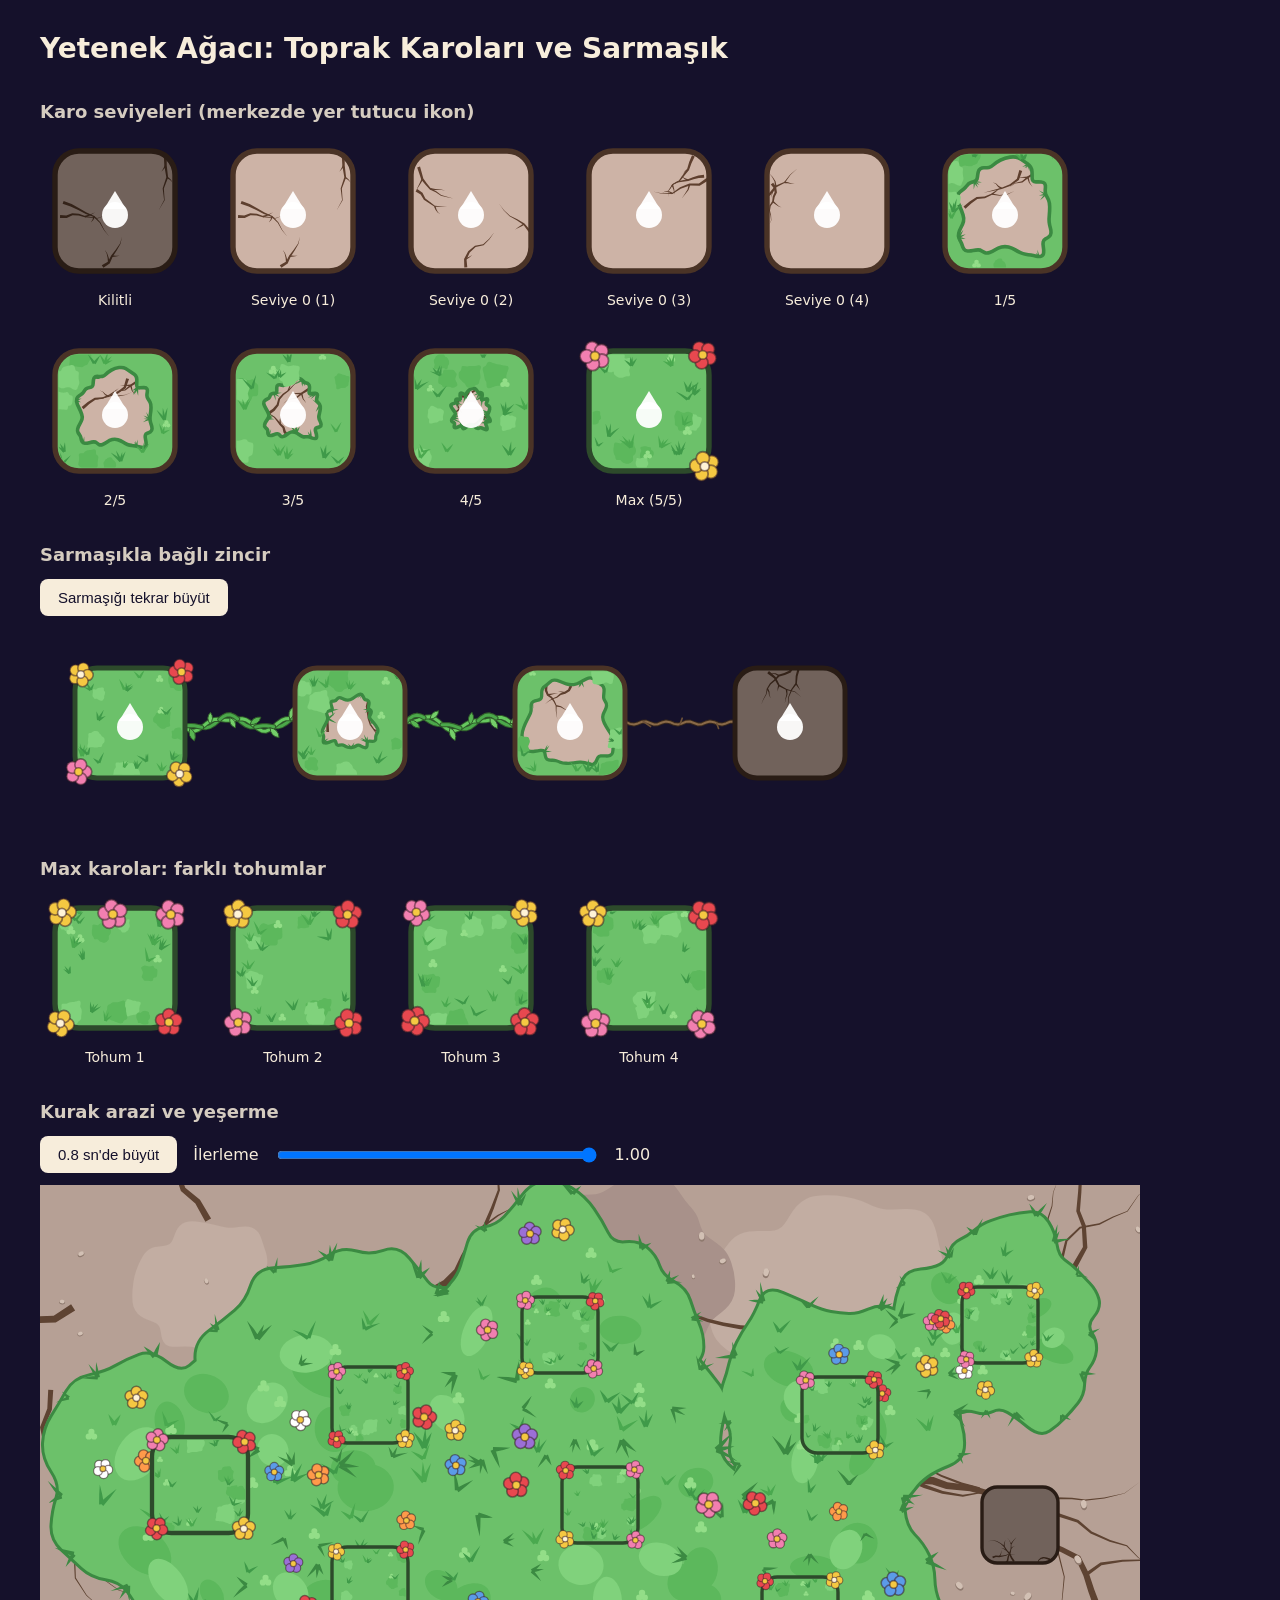
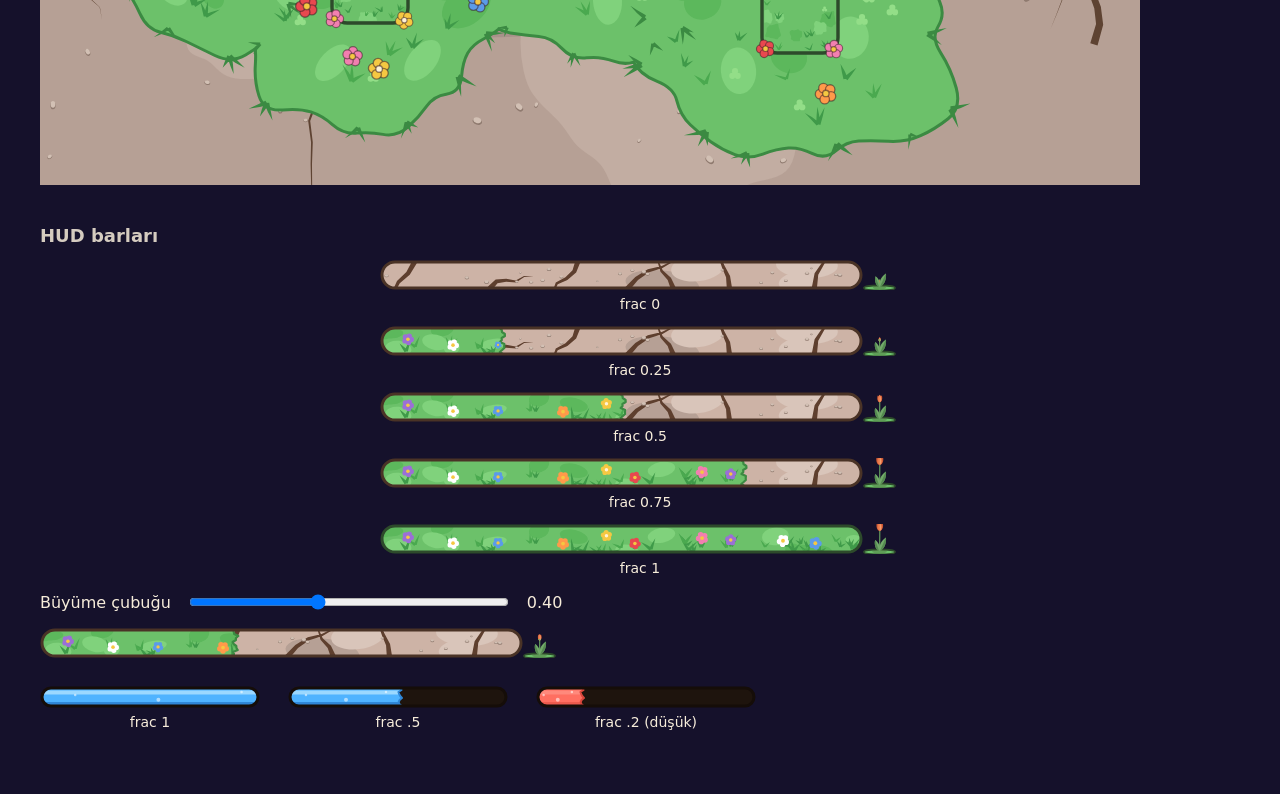
<file: rogue/tree-preview.html>
<!doctype html>
<html lang="tr">
<head>
<meta charset="utf-8">
<meta name="viewport" content="width=device-width, initial-scale=1">
<title>Yetenek Ağacı Önizleme</title>
<style>
  html, body { margin: 0; background: #15112b; color: #f7eddb; font-family: system-ui, "Segoe UI", sans-serif; }
  main { max-width: 1280px; margin: 0 auto; padding: 32px 40px 64px; }
  h1 { font-size: 28px; margin: 0 0 24px; }
  h2 { font-size: 18px; margin: 36px 0 14px; opacity: .85; }
  .row { display: flex; gap: 28px; flex-wrap: wrap; align-items: flex-start; }
  .cell { text-align: center; font-size: 14px; }
  .cell canvas { display: block; margin: 0 auto 6px; }
  button { background: #f7eddb; color: #15112b; border: 0; border-radius: 8px; padding: 10px 18px; font-size: 15px; cursor: pointer; margin-bottom: 12px; }
  button:hover { background: #fff6e4; }
</style>
</head>
<body>
<main>
  <h1>Yetenek Ağacı: Toprak Karoları ve Sarmaşık</h1>

  <h2>Karo seviyeleri (merkezde yer tutucu ikon)</h2>
  <div class="row" id="levels"></div>

  <h2>Sarmaşıkla bağlı zincir</h2>
  <button id="replay">Sarmaşığı tekrar büyüt</button>
  <div><canvas id="chain"></canvas></div>

  <h2>Max karolar: farklı tohumlar</h2>
  <div class="row" id="seeds"></div>

  <h2>Kurak arazi ve yeşerme</h2>
  <div class="row" style="align-items:center;gap:16px;margin-bottom:12px">
    <button id="grow" style="margin:0">0.8 sn'de büyüt</button>
    <label for="prog">İlerleme</label>
    <input id="prog" type="range" min="0" max="1" step="0.01" value="1" style="width:320px">
    <span id="progv">1.00</span>
  </div>
  <div><canvas id="field"></canvas></div>

  <h2>HUD barları</h2>
  <div id="growrow"></div>
  <div class="row" style="align-items:center;gap:16px;margin:16px 0">
    <label for="gprog">Büyüme çubuğu</label>
    <input id="gprog" type="range" min="0" max="1" step="0.005" value="0.4" style="width:320px">
    <span id="gprogv">0.40</span>
  </div>
  <div><canvas id="growlive"></canvas></div>
  <div class="row" style="margin-top:24px" id="waterrow"></div>
</main>

<script src="js/treeart.js"></script>
<script src="js/flora.js"></script>
<script src="js/hudart.js"></script>
<script>
(function () {
  'use strict';
  const T = window.RD.TreeArt;
  const DPR = window.devicePixelRatio || 1;

  function makeCanvas(canvas, w, h) {
    canvas.width = Math.round(w * DPR); canvas.height = Math.round(h * DPR);
    canvas.style.width = w + 'px'; canvas.style.height = h + 'px';
    const ctx = canvas.getContext('2d');
    ctx.setTransform(DPR, 0, 0, DPR, 0, 0);
    return ctx;
  }
  function icon(ctx, x, y) {            // placeholder drop icon
    ctx.fillStyle = 'rgba(255,255,255,0.95)';
    ctx.beginPath(); ctx.arc(x, y + 4, 13, 0, Math.PI * 2); ctx.fill();
    ctx.beginPath(); ctx.moveTo(x, y - 20); ctx.lineTo(x + 11, y - 2); ctx.lineTo(x - 11, y - 2); ctx.closePath(); ctx.fill();
  }
  function cell(parent, label, opts, size, withIcon) {
    const d = document.createElement('div'); d.className = 'cell';
    const c = document.createElement('canvas');
    const pad = 150;
    const ctx = makeCanvas(c, pad, pad);
    T.drawTile(ctx, pad / 2, pad / 2, size, opts);
    if (withIcon) icon(ctx, pad / 2, pad / 2);
    d.appendChild(c); d.appendChild(document.createTextNode(label));
    parent.appendChild(d);
  }

  const levels = document.getElementById('levels');
  cell(levels, 'Kilitli', { locked: true, level: 0, max: 5, seed: 7 }, 120, true);
  for (let i = 0; i < 4; i++) cell(levels, 'Seviye 0 (' + (i + 1) + ')', { level: 0, max: 5, seed: 7 + i * 13 }, 120, true);
  for (let i = 1; i <= 4; i++) cell(levels, i + '/5', { level: i, max: 5, seed: 7 }, 120, true);
  cell(levels, 'Max (5/5)', { level: 5, max: 5, seed: 7 }, 120, true);

  const seeds = document.getElementById('seeds');
  for (let s = 1; s <= 4; s++) cell(seeds, 'Tohum ' + s, { level: 5, max: 5, seed: s * 11 }, 120, false);

  // vine chain
  const W = 840, H = 190, nodes = [
    { x: 90, o: { level: 5, max: 5, seed: 3 } },
    { x: 310, o: { level: 3, max: 5, seed: 4 } },
    { x: 530, o: { level: 1, max: 5, seed: 5 } },
    { x: 750, o: { locked: true, level: 0, max: 5, seed: 6 } }
  ];
  const chain = document.getElementById('chain');
  const cctx = makeCanvas(chain, W, H);
  const Y = H / 2, SZ = 110, GT = T.VINE_GROW_TIME;
  function ease(t) { const u = 1 - clamp(t); return 1 - u * u * u; }
  function clamp(v) { return v < 0 ? 0 : (v > 1 ? 1 : v); }
  function renderChain(t) {             // t = seconds since replay start; links 0,1 grow in sequence
    cctx.clearRect(0, 0, W, H);
    for (let i = 0; i < 3; i++) {
      const a = nodes[i], b = nodes[i + 1], locked = i === 2;
      T.drawVine(cctx, a.x, Y, b.x, Y, { progress: locked ? 1 : ease((t - i * GT) / GT), locked: locked, seed: 20 + i });
    }
    nodes.forEach(function (n) { T.drawTile(cctx, n.x, Y, SZ, n.o); icon(cctx, n.x, Y); });
  }
  let raf = 0;
  function play() {
    cancelAnimationFrame(raf);
    const t0 = performance.now();
    (function step(now) {
      const t = (now - t0) / 1000;
      renderChain(t);
      if (t < GT * 2) raf = requestAnimationFrame(step); else renderChain(GT * 2);
    })(t0);
  }
  document.getElementById('replay').addEventListener('click', play);
  play();

  // dry land + greenery
  const FW = 1100, FH = 600;
  const field = document.getElementById('field');
  const fctx = makeCanvas(field, FW, FH);
  const soil = document.createElement('canvas');
  soil.width = Math.round(FW * DPR); soil.height = Math.round(FH * DPR);
  const sctx = soil.getContext('2d');
  sctx.setTransform(DPR, 0, 0, DPR, 0, 0);
  T.drawSoil(sctx, 0, 0, FW, FH, { seed: 5 });
  // fake nodes: x, y, max radius, level (0 = no patch), root has green 1 always
  const fnodes = [
    { x: 160, y: 300, r: 150, root: true },
    { x: 330, y: 220, r: 160 }, { x: 330, y: 400, r: 140 },   // overlap each other and the root
    { x: 520, y: 150, r: 130 }, { x: 560, y: 320, r: 160 },
    { x: 760, y: 430, r: 150 }, { x: 800, y: 230, r: 120 },
    { x: 980, y: 340, r: 90, locked: true }, { x: 960, y: 140, r: 100 }
  ];
  function renderField(t) {
    fctx.clearRect(0, 0, FW, FH);
    fctx.drawImage(soil, 0, 0, FW, FH);
    const patches = [];
    fnodes.forEach(function (n) {
      if (n.locked) return;
      const g = n.root ? 1 : t;
      patches.push({ x: n.x, y: n.y, r: n.root ? 150 : 70 + (n.r - 70) * t, green: g });
    });
    T.drawGreenery(fctx, patches, { seed: 5 });
    fnodes.forEach(function (n, i) {
      T.drawTile(fctx, n.x, n.y, n.root ? 96 : 76, { level: n.root ? 5 : Math.round(t * 5), max: 5, locked: !!n.locked, seed: i + 1 });
    });
  }
  const prog = document.getElementById('prog'), progv = document.getElementById('progv');
  let fraf = 0;
  function setProg(v) { prog.value = v; progv.textContent = (+v).toFixed(2); renderField(+v); }
  prog.addEventListener('input', function () { cancelAnimationFrame(fraf); setProg(prog.value); });
  document.getElementById('grow').addEventListener('click', function () {
    cancelAnimationFrame(fraf);
    const t0 = performance.now(), D = T.VINE_GROW_TIME * 1000;
    (function step(now) {
      const u = clamp((now - t0) / D);
      setProg(1 - Math.pow(1 - u, 3));
      if (u < 1) fraf = requestAnimationFrame(step);
    })(t0);
  });
  setProg(1);

  // HUD bars
  const HA = window.RD.HudArt;
  const growrow = document.getElementById('growrow');
  [0, 0.25, 0.5, 0.75, 1].forEach(function (f) {
    const d = document.createElement('div'); d.className = 'cell'; d.style.marginBottom = '14px';
    const c = document.createElement('canvas'), x = makeCanvas(c, 520, 30);
    HA.drawGrowBar(x, 520, 30, f, { seed: 3, t: 0, bossType: 'tulip' });
    d.appendChild(c); d.appendChild(document.createTextNode('frac ' + f));
    growrow.appendChild(d);
  });
  const gl = document.getElementById('growlive'), glx = makeCanvas(gl, 520, 30);
  const gprog = document.getElementById('gprog'), gprogv = document.getElementById('gprogv');
  gprog.addEventListener('input', function () { gprogv.textContent = (+gprog.value).toFixed(2); });
  const waterrow = document.getElementById('waterrow'), wbars = [];
  [[1, false, 'frac 1'], [0.5, false, 'frac .5'], [0.2, true, 'frac .2 (düşük)']].forEach(function (a) {
    const d = document.createElement('div'); d.className = 'cell';
    const c = document.createElement('canvas'), x = makeCanvas(c, 220, 22);
    d.appendChild(c); d.appendChild(document.createTextNode(a[2])); waterrow.appendChild(d);
    wbars.push({ x: x, f: a[0], low: a[1] });
  });
  (function hudLoop(now) {
    const t = now / 1000;
    glx.clearRect(0, 0, 520, 30);
    HA.drawGrowBar(glx, 520, 30, +gprog.value, { seed: 3, t: t, bossType: 'tulip' });
    wbars.forEach(function (b) { b.x.clearRect(0, 0, 220, 22); HA.drawWaterBar(b.x, 220, 22, b.f, { t: t, low: b.low }); });
    requestAnimationFrame(hudLoop);
  })(performance.now());
})();
</script>
</body>
</html>
</file>
<file: demo/style.css>
/* Yağmur Fırtınası – tasarım: Figma "RainDrop İnc." */
/* Renkler gezegen temasından gelir (js/themes.js); buradakiler Okyanus varsayılanı */
:root {
  --bg: #0e0c1e; --bg-rgb: 14, 12, 30;
  --card: #15132b; --card-rgb: 21, 19, 43;
  --card2: #1a1833; --card2-rgb: 26, 24, 51;
  --el: #242044; --el-rgb: 36, 32, 68;
  --el2: #2e2a54; --el2-rgb: 46, 42, 84;
  --deep: #0a0918; --deep-rgb: 10, 9, 24;
  --text: #ece8f4;
  --text2: #bab3cd;
  --muted: #857e9e;
  --dim: #3e3859;
  --accent: #aea8e2; --accent-rgb: 174, 168, 226;
  --accent2: #7c76c2;
  --on-accent: #16122e;
  --yellow: #e6b664; --yellow-rgb: 230, 182, 100;
  --yellow2: #f5d699; --yellow2-rgb: 245, 214, 153;
  --on-yellow: #2b1d02;
  --violet: #c9a3d6; --violet-rgb: 201, 163, 214;
  --danger: #ff7b7b;
  --sans: 'Geist', system-ui, -apple-system, 'Segoe UI', Roboto, sans-serif;
  --mono: 'JetBrains Mono', ui-monospace, 'Cascadia Mono', Consolas, monospace;
  --shadow: 0 4px 6px -1px rgba(0, 0, 0, .1), 0 2px 4px -2px rgba(0, 0, 0, .1);
}

* { box-sizing: border-box; }
html, body { margin: 0; }
body {
  color: var(--text);
  background:
    radial-gradient(1200px 600px at 50% 115%, rgba(var(--violet-rgb), .07), transparent 70%),
    radial-gradient(900px 500px at 0% -10%, rgba(var(--accent-rgb), .04), transparent 70%),
    var(--bg);
  transition: background-color .4s;
  font: 13px/18px var(--sans);
  min-height: 100vh; display: flex; flex-direction: column;
  overflow-x: hidden;
}
button { font: inherit; color: inherit; background: none; border: 0; padding: 0; cursor: pointer; }
button:disabled { cursor: default; }
img { display: block; flex: none; }
[hidden] { display: none !important; }
p { margin: 0; }

/* ---------- yazı yardımcıları ---------- */
.mono { font-family: var(--mono); font-weight: 500; }
.lbl {
  font: 600 10px/12px var(--mono); letter-spacing: .8px; text-transform: uppercase; color: var(--text2);
  display: inline-flex; align-items: center; gap: 4px; white-space: nowrap;
}
.accent { color: var(--accent); }
.yellow { color: var(--yellow); }
.violet { color: var(--violet); }
.muted { color: var(--muted); }
.b { font-weight: 700; }
.sm { font-size: 11px; line-height: 14px; }
.big { font-size: 16px; line-height: 20px; font-weight: 700; letter-spacing: -.32px; }
.chip {
  display: inline-flex; align-items: center; font: 600 10px/12px var(--mono); letter-spacing: .8px;
  padding: 2px 4px; border-radius: 2px; background: var(--el); color: var(--text2); white-space: nowrap;
}
.chip.accent { color: var(--accent); }
.chip.accent.soft { background: rgba(var(--accent-rgb), .1); padding: 4px 6px; }
.chip.yellow { color: var(--yellow); background: var(--card2); }
.chip.yellow.soft { background: rgba(var(--yellow-rgb), .3); font-weight: 700; }
.chip.yellow.dark { background: var(--el2); font-weight: 700; }
.chip.deep { background: var(--deep); }
.row-between { display: flex; align-items: center; justify-content: space-between; gap: 8px; }
kbd { font: 600 10px var(--mono); padding: 1px 5px; border-radius: 2px; background: var(--card2); color: var(--text2); }

/* ---------- üst bar ---------- */
.hdr {
  position: sticky; top: 0; z-index: 20; flex: none;
  background: rgba(var(--bg-rgb), .9); backdrop-filter: blur(24px); box-shadow: 0 1px 8px rgba(0, 0, 0, .4);
}
.hdr-in { max-width: 1280px; margin: 0 auto; height: 52px; padding: 0 16px; display: grid; grid-template-columns: 1fr auto 1fr; align-items: center; gap: 12px; }
.brand { display: flex; align-items: center; gap: 12px; }
.brand-t { font: 500 15px/20px var(--sans); letter-spacing: .75px; display: flex; align-items: center; gap: 4px; }
.brand-t .chip { padding: 2px 4px; }
.brand .lbl { letter-spacing: 1px; }
.nav { display: flex; gap: 4px; padding: 4px; border-radius: 4px; background: var(--deep); }
.nav button { padding: 4px 12px; border-radius: 2px; color: var(--text2); font-size: 13px; line-height: 18px; transition: background .15s, color .15s; }
.nav button:hover { color: var(--text); }
.nav button.active { background: var(--el); color: var(--text); }
.nav button.has-buy { color: var(--yellow); }
.nav-badge { display: inline-block; margin-left: 6px; min-width: 16px; padding: 0 4px; border-radius: 8px; background: var(--yellow); color: var(--on-yellow); font: 700 10px/16px var(--mono); text-align: center; }

/* ---------- yerleşim ---------- */
.main { flex: 1; width: 100%; max-width: 1280px; margin: 0 auto; padding: 12px 16px; min-height: 0; }
.page { display: flex; flex-direction: column; gap: 16px; }
.grid12 { display: grid; grid-template-columns: repeat(12, minmax(0, 1fr)); gap: 16px; align-items: start; }
.col8 { grid-column: span 8; display: flex; flex-direction: column; gap: 16px; min-width: 0; }
.col4 { grid-column: span 4; display: flex; flex-direction: column; gap: 16px; min-width: 0; }
.col6 { grid-column: span 6; min-width: 0; }
.col3 { grid-column: span 3; display: flex; flex-direction: column; gap: 12px; min-width: 0; }
.tree-grid .col6 { display: flex; flex-direction: column; }

.card { background: rgba(var(--card-rgb), .92); border: 1px solid rgba(var(--accent-rgb), .06); border-radius: 8px; padding: 12px; box-shadow: var(--shadow); position: relative; }
.card2 { background: var(--card2); border-radius: 8px; padding: 12px; box-shadow: 0 10px 15px -3px rgba(0, 0, 0, .1), 0 4px 6px -4px rgba(0, 0, 0, .1); position: relative; }
.card-h { display: flex; align-items: center; justify-content: space-between; gap: 8px; margin-bottom: 8px; }
.card2 .card-h { margin-bottom: 6px; }
.card-t { font: 500 13px/18px var(--sans); text-transform: uppercase; display: flex; align-items: center; gap: 4px; white-space: nowrap; }
.card-t.sm { gap: 6px; }
.sc-p { color: var(--text2); font-size: 12px; line-height: 16px; }
.sc-p b { color: var(--text); font-weight: 600; }
.sc-p em { color: var(--yellow); font-style: normal; font-weight: 600; }

/* ---------- kahraman bar ---------- */
.hero { overflow: visible; z-index: 5; box-shadow: 0 20px 25px -5px rgba(0, 0, 0, .1), 0 8px 10px -6px rgba(0, 0, 0, .1); }
/* arka plan ışık lekesi; adı genel olmasın: sekme vurgusu "glow" adını kullanınca sekme görünmez oluyordu */
.bg-glow { position: absolute; border-radius: 12px; filter: blur(64px); pointer-events: none; }
.hero .bg-glow { display: none; }
.hero::before { content: ''; position: absolute; inset: 0; border-radius: 8px; pointer-events: none; background: radial-gradient(320px circle at 100% 0, rgba(var(--accent-rgb), .1), transparent 70%), radial-gradient(288px circle at 0 100%, rgba(var(--yellow-rgb), .1), transparent 70%); }
.g-blue { width: 320px; height: 320px; right: -96px; top: -96px; background: rgba(var(--accent-rgb), .1); }
.g-yellow { width: 288px; height: 288px; left: -80px; bottom: -80px; background: rgba(var(--yellow-rgb), .1); }
.treehead .g-yellow.r { width: 256px; height: 256px; right: -64px; top: -64px; left: auto; bottom: auto; }
.treehead .g-blue.l { width: 256px; height: 256px; left: -64px; bottom: -64px; right: auto; top: auto; }
.hero-in { position: relative; display: flex; flex-wrap: wrap; align-items: center; justify-content: space-between; gap: 16px; }
.hero-left { display: flex; align-items: center; gap: 16px; min-width: 280px; flex: 1; }
.drop-tile { position: relative; width: 44px; height: 44px; border-radius: 8px; background: var(--card2); display: grid; place-items: center; box-shadow: var(--shadow); }
.drop-tile.bump { animation: bump .25s ease-out; }
.ping { position: absolute; right: -4px; bottom: -4px; width: 12px; height: 12px; border-radius: 12px; background: var(--accent); }
.ping::after { content: ''; position: absolute; inset: 0; border-radius: inherit; background: var(--accent); animation: ping 1.6s cubic-bezier(0, 0, .2, 1) infinite; }
@keyframes ping { 75%, 100% { transform: scale(2.2); opacity: 0; } }
@keyframes bump { 40% { transform: scale(1.12); } }
.hero-num { display: flex; align-items: baseline; gap: 6px; flex-wrap: wrap; }
.hero-num #damla { font: 700 30px/36px var(--mono); letter-spacing: -1px; font-variant-numeric: tabular-nums; }
.hero-sub { display: flex; align-items: center; gap: 6px; flex-wrap: wrap; }
.hero-sub #dps { font-size: 13px; }
.dps-wrap { position: relative; cursor: help; outline: none; border-bottom: 1px dashed rgba(var(--accent-rgb), .35); }
.tip {
  position: absolute; left: 0; top: calc(100% + 8px); z-index: 30; min-width: 240px; padding: 10px 12px; border-radius: 4px;
  background: rgba(var(--el-rgb), .97); backdrop-filter: blur(12px); box-shadow: 0 10px 25px rgba(0, 0, 0, .45), 0 0 0 1px var(--el2);
  display: none; flex-direction: column; gap: 4px;
}
.dps-wrap:hover .tip, .dps-wrap:focus-within .tip { display: flex; }
.tip .lbl { margin-bottom: 2px; }
.tip-row { display: flex; justify-content: space-between; gap: 16px; font-size: 12px; line-height: 16px; color: var(--text2); white-space: nowrap; }
.tip-row b { font-weight: 600; color: var(--text); font-size: 12px; }
.tip-row.total { border-top: 1px solid var(--el2); padding-top: 6px; margin-top: 2px; }
.hero-right { display: flex; align-items: center; gap: 16px; flex-wrap: wrap; }
.simsek-box { display: flex; align-items: center; gap: 12px; padding: 6px 16px; border-radius: 4px; background: var(--card2); box-shadow: var(--shadow); }
button.simsek-box { cursor: pointer; text-align: left; transition: box-shadow .15s, background .15s; }
button.simsek-box:hover { background: var(--el); box-shadow: 0 0 0 1px rgba(var(--yellow-rgb), .5), 0 0 16px rgba(var(--yellow-rgb), .2); }
.sb-go { font-size: 10px; letter-spacing: .8px; color: var(--yellow); opacity: .7; margin-left: 4px; }
button.simsek-box:hover .sb-go { opacity: 1; }
.sb-icon { width: 40px; height: 40px; border-radius: 2px; background: rgba(var(--yellow-rgb), .15); display: grid; place-items: center; }
.sb-val { display: flex; align-items: baseline; gap: 4px; }
.sb-val #simsek { font: 600 24px/32px var(--sans); letter-spacing: -.48px; color: var(--yellow); }
.sb-val .mono { font-size: 11px; color: var(--text2); }
.lbl.yellow { color: var(--yellow); letter-spacing: 1px; }
.seg { display: flex; padding: 2px; border-radius: 4px; background: var(--deep); }
.seg button { padding: 4px 6px; border-radius: 2px; font: 600 10px/12px var(--mono); letter-spacing: .8px; color: var(--text2); }
.seg button.active { background: var(--el); color: var(--accent); }

/* ---------- gezegen ---------- */
.planet-card { overflow: hidden; }
.planet-view { position: relative; height: 360px; border-radius: 8px; overflow: hidden; background: var(--deep); }
#planet { width: 100%; height: 100%; display: block; }
.bolt-btn {
  position: absolute; width: 56px; height: 56px; margin: -28px 0 0 -28px; border-radius: 50%;
  display: grid; place-items: center; background: radial-gradient(circle, rgba(var(--yellow2-rgb), .55), rgba(var(--yellow2-rgb), 0) 70%);
  animation: boltPulse .7s ease-in-out infinite alternate; filter: drop-shadow(0 0 6px var(--yellow2));
}
.bolt-btn img { width: 20px; height: auto; }
@keyframes boltPulse { from { transform: scale(.92); } to { transform: scale(1.18); } }
.callout {
  position: absolute; transform: translate(-50%, -50%); display: flex; align-items: center; gap: 6px; padding: 6px 12px; border-radius: 4px; white-space: nowrap; z-index: 2;
  background: rgba(var(--el-rgb), .9); backdrop-filter: blur(12px); box-shadow: 0 0 0 1px rgba(var(--yellow-rgb), .45), 0 8px 20px rgba(0, 0, 0, .4); text-align: left;
  animation: calloutIn .3s ease-out;
}
.callout b { display: block; font: 500 15px/20px var(--sans); color: var(--yellow); }
.callout small { display: block; font-size: 10px; line-height: 12px; letter-spacing: .8px; color: var(--text2); }
.co-icon { width: 32px; height: 32px; border-radius: 12px; background: var(--yellow); display: grid; place-items: center; filter: drop-shadow(0 0 6px var(--yellow)); }
@keyframes calloutIn { from { opacity: 0; transform: translate(-50%, -50%) scale(.8); } }
.callout:hover { box-shadow: 0 0 0 1px var(--yellow), 0 8px 20px rgba(0, 0, 0, .4); }
.buff-chip {
  position: absolute; left: 16px; bottom: 16px; display: flex; align-items: center; gap: 6px; padding: 4px 12px; border-radius: 4px;
  background: rgba(var(--card2-rgb), .8); backdrop-filter: blur(4px);
}
.buff-chip .mono.yellow { font-size: 10px; line-height: 12px; letter-spacing: .8px; font-weight: 600; }
.t-chip { background: var(--el); padding: 2px 4px; border-radius: 2px; font-size: 11px; line-height: 14px; }
.stage-chip {
  position: absolute; right: 16px; bottom: 16px; padding: 4px 8px; border-radius: 4px; background: rgba(var(--card2-rgb), .8);
  backdrop-filter: blur(4px); font-size: 10px; line-height: 12px; letter-spacing: .8px; color: var(--text2);
}
.storm-btn {
  position: absolute; left: 50%; top: 50%; transform: translate(-50%, -50%);
  padding: 12px 26px; border-radius: 4px; font: 700 22px/28px var(--mono); letter-spacing: 6px; color: #fff;
  background: rgba(var(--deep-rgb), .85); backdrop-filter: blur(8px); box-shadow: 0 0 0 1px rgba(var(--violet-rgb), .7), 0 10px 30px rgba(0, 0, 0, .45);
  animation: stormGlow 1.8s ease-in-out infinite alternate;
}
.storm-btn.preview { font-size: 15px; letter-spacing: .8px; padding: 10px 18px; white-space: nowrap; }
@keyframes stormGlow { to { box-shadow: 0 0 0 1px var(--violet), 0 10px 30px rgba(0, 0, 0, .45); } }
.cov { margin-top: 8px; display: flex; flex-direction: column; gap: 4px; }

/* gezegen geçişi: ‹ › okları, ad ve kaplama halkalı noktalar */
.pl-arrow {
  position: absolute; top: 50%; transform: translateY(-50%); z-index: 3; width: 32px; height: 32px; border-radius: 50%;
  display: grid; place-items: center; font: 400 22px/1 var(--sans); color: var(--text2); padding-bottom: 3px;
  background: rgba(var(--card2-rgb), .72); box-shadow: inset 0 0 0 1px rgba(var(--accent-rgb), .18); transition: background .15s, color .15s;
}
.pl-arrow.prev { left: 10px; }
.pl-arrow.next { right: 10px; }
.pl-arrow:hover { background: var(--el); color: var(--text); }
.pl-arrow:focus-visible, .pl-dot:focus-visible { outline: 1px solid var(--accent); outline-offset: 2px; }
.pl-nav { margin-top: 8px; display: flex; align-items: center; justify-content: space-between; gap: 10px; flex-wrap: wrap; }
.pl-name { font: 500 14px/18px var(--sans); display: flex; align-items: center; gap: 6px; }
.pl-name .chip { font-size: 9px; }
.pl-dots { display: flex; align-items: center; gap: 6px; }
.pl-dot { position: relative; width: 22px; height: 22px; display: grid; place-items: center; border-radius: 50%; }
.pl-dot svg { position: absolute; inset: 0; width: 100%; height: 100%; transform: rotate(-90deg); }
.pl-dot circle { fill: none; stroke-width: 2; }
.pl-dot .trk { stroke: var(--el2); }
.pl-dot .arc { stroke: var(--pc, var(--accent)); stroke-linecap: round; opacity: .75; }
.pl-dot i { width: 8px; height: 8px; border-radius: 50%; background: var(--pc, var(--accent)); opacity: .45; }
.pl-dot.on i { opacity: 1; }
.pl-dot.on .arc { opacity: 1; }
.pl-dot.on { background: var(--el); }
.pl-dot.done .trk { stroke: rgba(var(--accent-rgb), .3); }
.pl-dot.locked { border: 1px dashed var(--dim); cursor: help; }
.pl-dot.locked i { width: auto; height: auto; background: none; opacity: 1; font: 600 10px/1 var(--mono); font-style: normal; color: var(--muted); }
#planet.slide-l { animation: plSlideL .32s ease-out; }
#planet.slide-r { animation: plSlideR .32s ease-out; }
@keyframes plSlideL { from { transform: translateX(36px); opacity: 0; } }
@keyframes plSlideR { from { transform: translateX(-36px); opacity: 0; } }
@media (prefers-reduced-motion: reduce) {
  #planet.slide-l, #planet.slide-r { animation: none; }
}
/* Gezegen kilidi ve yönlendirme (Agent A, YAPI 42): sade, parlama yok */
button.pl-dot.locked { cursor: pointer; }
.pl-dot.locked.on { border-style: solid; border-color: var(--muted); }
.pl-new { align-self: flex-start; margin-top: 8px; padding: 6px 12px; border-radius: 8px; border: 1px solid var(--el2); background: var(--card2); color: var(--text); font: 500 13px/16px var(--sans); cursor: pointer; }
.pl-new:hover { background: var(--el); }
.pl-new:focus-visible { outline: 1px solid var(--accent); outline-offset: 2px; }
.pl-arrow.nudge { animation: plNudge 2.4s ease-in-out infinite; }
@keyframes plNudge { 0%, 100% { transform: translate(0, -50%); opacity: .75; } 50% { transform: translate(3px, -50%); opacity: 1; } }
.pl-lock { margin-top: 8px; display: flex; flex-direction: column; gap: 6px; }
.pl-lock .bar-fill { background: var(--accent); opacity: .7; }
@media (prefers-reduced-motion: reduce) {
  .pl-arrow.nudge { animation: none; color: var(--text); }
}
.cov #cov-pct { font-size: 13px; }
.cov-bar { height: 10px; border-radius: 12px; background: var(--deep); overflow: hidden; box-shadow: inset 0 2px 4px rgba(0, 0, 0, .05); }
.cov-fill { position: relative; height: 100%; width: 0; border-radius: 12px; background: linear-gradient(90deg, var(--accent), var(--accent2) 50%, var(--yellow)); background-size: var(--bw, 100%) 100%; }
.shine { position: absolute; inset: 0; background: linear-gradient(90deg, rgba(255, 255, 255, 0), rgba(255, 255, 255, .7), rgba(255, 255, 255, 0)); opacity: .55; animation: shine 2.8s linear infinite; background-size: 40% 100%; background-repeat: no-repeat; }
@keyframes shine { from { background-position: -40% 0; } to { background-position: 140% 0; } }

/* ---------- üreticiler ---------- */
.producers-sec { display: flex; flex-direction: column; gap: 4px; }
.sec-h { padding: 0 6px 4px; }
.producers { display: flex; flex-direction: column; gap: 4px; }
.prow {
  /* buton sütunu sabit: fiyat metni uzayınca BİRİM sütunu kaymasın */
  display: grid; grid-template-columns: minmax(0, 1fr) 150px 240px; align-items: center; gap: 10px;
  background: var(--card2); border-radius: 4px; padding: 5px 10px; filter: drop-shadow(0 1px 1px rgba(0, 0, 0, .05));
  position: relative; transition: background .2s;
}
.prow.row-flash { animation: rowFlash .45s ease-out; }
@keyframes rowFlash { 0% { background: var(--el2); } 100% { background: var(--card2); } }
.p-left { display: flex; align-items: center; gap: 10px; min-width: 0; }
.p-txt { min-width: 0; }
.p-name .auto { margin-left: 4px; }
.p-icon { width: 30px; height: 30px; border-radius: 2px; background: var(--el); display: grid; place-items: center; }
.p-name { display: flex; align-items: center; gap: 4px; font: 500 14px/18px var(--sans); white-space: nowrap; }
.p-name .chip { background: var(--el); }
.p-sub { font: 500 11px/14px var(--mono); color: var(--accent); white-space: nowrap; overflow: hidden; text-overflow: ellipsis; }
.p-count { display: flex; flex-direction: column; align-items: flex-start; }
.p-count.zero { visibility: hidden; }
.p-count .n { display: flex; align-items: baseline; gap: 4px; }
.p-count .n b { font: 600 20px/26px var(--sans); letter-spacing: -.48px; font-variant-numeric: tabular-nums; }
.p-set { width: 56px; height: 3px; border-radius: 3px; background: var(--deep); overflow: hidden; margin-top: 2px; }
.p-set > div { height: 100%; background: var(--accent); transition: width .2s; }
.p-btns { display: flex; align-items: center; gap: 4px; justify-content: flex-end; }
/* alınabilir: mavi dolgu + çerçeve; alınamaz: sönük */
.buy {
  height: 32px; min-width: 140px; padding: 0 10px; border-radius: 2px; display: flex; align-items: center; justify-content: space-between; gap: 6px;
  background: rgba(var(--accent-rgb), .14); box-shadow: inset 0 0 0 1px rgba(var(--accent-rgb), .55);
  white-space: nowrap; transition: background .12s, box-shadow .12s, opacity .12s, transform .08s;
}
.buy span { font: 600 13px/18px var(--sans); color: #fff; }
.buy small { font: 600 11px/14px var(--mono); color: var(--accent); }
.buy:hover:not(:disabled) { background: rgba(var(--accent-rgb), .24); box-shadow: inset 0 0 0 1px var(--accent), 0 0 12px rgba(var(--accent-rgb), .3); }
.buy:active:not(:disabled) { transform: scale(.97); }
.buy:disabled { background: rgba(var(--el-rgb), .45); box-shadow: none; opacity: .45; }
.buy:disabled span { font-weight: 400; color: var(--text2); }
.buy:disabled small { color: var(--muted); }
.fill10 {
  height: 32px; width: 96px; padding: 0 6px; border-radius: 2px; font: 600 10px/12px var(--mono); letter-spacing: .8px; white-space: nowrap;
  background: rgba(var(--accent-rgb), .08); box-shadow: inset 0 0 0 1px rgba(var(--accent-rgb), .35); color: var(--accent);
  transition: background .12s, box-shadow .12s, opacity .12s;
}
.fill10:hover:not(:disabled) { background: rgba(var(--accent-rgb), .18); box-shadow: inset 0 0 0 1px var(--accent); color: #fff; }
.fill10:disabled { background: var(--card2); box-shadow: none; color: var(--muted); opacity: .4; }
.auto { display: flex; align-items: center; gap: 4px; font: 600 10px/12px var(--mono); letter-spacing: .5px; color: var(--muted); cursor: pointer; user-select: none; text-transform: uppercase; }
.auto input { accent-color: var(--accent); margin: 0; }
.lock-lbl { font: 600 10px/12px var(--mono); letter-spacing: .5px; color: var(--muted); text-transform: uppercase; justify-self: end; grid-column: 3; }
.hint-line { display: flex; gap: 14px; flex-wrap: wrap; padding: 6px; font-size: 10px; color: var(--muted); }

/* ---------- sıfırlamalar ---------- */
.resets { display: grid; grid-template-columns: repeat(3, minmax(0, 1fr)); gap: 12px; align-items: stretch; }
.resets .empty-note { grid-column: 1 / -1; }
.sub-card { background: var(--card); border-radius: 8px; padding: 10px 12px; display: flex; flex-direction: column; gap: 7px; box-shadow: 0 1px 2px rgba(0, 0, 0, .05); overflow: hidden; }
.sub-card.dormant { background: rgba(var(--card2-rgb), .4); opacity: .4; gap: 6px; }
.sub-card.dormant .sc-t { font-size: 15px; font-weight: 500; color: var(--text2); }
.sub-card.dormant .lbl { color: var(--muted); }
.sub-card.dormant .sc-p { color: var(--muted); }
.sc-h { display: flex; align-items: flex-start; justify-content: space-between; gap: 8px; }
.sc-t { font: 600 15px/20px var(--sans); letter-spacing: -.18px; display: flex; align-items: center; gap: 6px; }
.sc-t .chip { font-size: 10px; }
.sub-card .lbl { letter-spacing: 1px; }
.gain-row { display: flex; align-items: center; justify-content: space-between; padding: 6px 12px; border-radius: 2px; background: var(--deep); }
.btn-primary {
  height: 34px; margin-top: auto; width: 100%; border-radius: 4px; background: var(--accent); color: var(--on-accent);
  display: flex; align-items: center; justify-content: center; gap: 6px; font: 500 15px/20px var(--sans);
  filter: drop-shadow(0 0 8px rgba(var(--accent-rgb), .3)); transition: filter .15s, opacity .15s, transform .08s;
}
.btn-primary:hover:not(:disabled) { filter: brightness(1.08); }
.btn-primary:active:not(:disabled) { transform: scale(.98); }
.btn-primary:disabled { background: var(--el); color: var(--muted); filter: none; opacity: .7; }
.btn-primary:disabled img { opacity: .4; }
.thr { display: flex; flex-direction: column; gap: 4px; }
.bar { height: 8px; border-radius: 12px; background: var(--deep); overflow: hidden; }
.bar.thin { height: 6px; background: var(--el); }
.bar-fill { height: 100%; width: 0; border-radius: 12px; transition: width .25s; }
.yellow-bg { background: var(--yellow); }
.accent-bg { background: var(--accent); }
.warm-bg { background: var(--accent2); }
/* yeni gezegen kartları */
.sub-card.wide { grid-column: span 2; }
.press-bar { position: relative; }
.press-red { position: absolute; left: 80%; right: 0; top: 0; bottom: 0; background: rgba(255, 123, 123, .22); }
.press-bar .bar-fill { position: relative; }
.bar-fill.over { background: var(--danger); }
.mono.danger, .sm.danger { color: var(--danger); }
.glowy { box-shadow: 0 0 8px var(--yellow); }
.btn-lock {
  height: 34px; margin-top: auto; width: 100%; border-radius: 2px; background: var(--el); opacity: .7; color: var(--muted);
  display: flex; align-items: center; justify-content: center; gap: 4px; font-size: 13px; line-height: 18px;
}
.btn-lock.ready { opacity: 1; background: var(--yellow); color: var(--on-yellow); font-weight: 700; filter: drop-shadow(0 0 8px rgba(var(--yellow-rgb), .4)); }
.btn-lock.ready .lk { display: none; }
.btn-lock.ready:hover { filter: brightness(1.08); }
.btn-lock.ready:active { transform: scale(.98); }
.storm-card .btn-lock.ready { background: var(--violet); color: #1d1240; filter: none; }
.empty-note { color: var(--muted); font-size: 12px; line-height: 16px; padding: 4px 2px; }
/* Yıldızlar: Katman 2 yer tutucu, sade */
.stars-ph { padding: 40px 20px; text-align: center; display: flex; flex-direction: column; align-items: center; gap: 8px; }
.stars-ph h2 { margin: 0; font: 600 20px/26px var(--sans); letter-spacing: -.2px; }
.stars-ph .sc-p { max-width: 360px; }
.info-card { display: flex; align-items: center; gap: 12px; padding: 12px; }
.ic-icon { width: 40px; height: 40px; border-radius: 4px; background: var(--el); display: grid; place-items: center; }
.info-card .mono { font-size: 13px; line-height: 18px; }

/* ---------- ağaç sayfası ---------- */
.treehead { padding: 12px; overflow: hidden; box-shadow: 0 20px 25px -5px rgba(0, 0, 0, .1), 0 8px 10px -6px rgba(0, 0, 0, .1); }
.treehead-in { position: relative; display: flex; align-items: center; justify-content: space-between; gap: 12px; flex-wrap: wrap; }
.treehead-left { display: flex; align-items: center; gap: 12px; }
.treehead-icon { width: 40px; height: 40px; border-radius: 4px; background: var(--el2); display: grid; place-items: center; filter: drop-shadow(0 0 8px rgba(var(--yellow-rgb), .4)); }
.treehead-t { font: 600 18px/24px var(--sans); letter-spacing: -.18px; display: flex; align-items: center; gap: 6px; flex-wrap: wrap; }
.treehead-sub { color: var(--text2); font-size: 12px; line-height: 16px; }
.treehead-right { display: flex; align-items: center; gap: 12px; }
.treehead .return { width: auto; padding: 6px 12px; gap: 6px; }
.treehead .rt-icon { margin-right: 0; }
.rezerv { gap: 8px; }
.rz-val #tree-simsek { font-size: 32px; line-height: 36px; }
.rezerv { display: flex; align-items: center; gap: 6px; padding: 6px 16px; border-radius: 4px; background: var(--card2); }
.dot-y { width: 10px; height: 10px; border-radius: 12px; background: var(--yellow); box-shadow: 0 0 8px var(--yellow); display: inline-block; }
.dot-y.sm { width: 6px; height: 6px; }
.rz-val { display: flex; align-items: baseline; gap: 4px; }
.rz-val #tree-simsek { font: 700 40px/40px var(--mono); letter-spacing: -1.6px; color: var(--yellow); }
.rz-val .mono { font-size: 11px; color: var(--yellow2); }
.damla-counter { display: flex; align-items: center; gap: 6px; padding: 6px 12px; border-radius: 4px; background: rgba(var(--el-rgb), .6); opacity: .85; }
.dc-val { font-size: 16px; line-height: 20px; font-weight: 600; display: flex; align-items: baseline; gap: 4px; }
.guide { display: flex; flex-direction: column; gap: 6px; }
.guide > .sc-p { margin-bottom: 6px; }
.concept { background: var(--card); border-radius: 4px; padding: 6px; display: flex; flex-direction: column; gap: 4px; }
.cc-t { font: 500 13px/18px var(--mono); display: flex; align-items: center; gap: 4px; }
.concept p { color: var(--text2); font-size: 12px; line-height: 16px; }
.quote { margin-top: 10px; background: var(--deep); border-left: 2px solid var(--yellow); border-radius: 4px; padding: 6px 6px 6px 8px; display: flex; flex-direction: column; gap: 4px; }
.quote p { color: var(--text2); font-size: 12px; line-height: 16px; }
.mult-card { padding: 12px; display: flex; flex-direction: column; gap: 4px; }
.mult-card .row-between:last-child { padding-top: 4px; }

.tree-page { width: 100%; }
.tree-canvas { position: relative; padding: 0; overflow: hidden; height: min(78vh, 900px); min-height: 420px;
  background: radial-gradient(ellipse 80% 60% at 50% 100%, rgba(var(--violet-rgb), .06), transparent 70%), var(--deep); }
.tree-view { position: absolute; inset: 0; overflow: auto; cursor: grab; user-select: none; -webkit-user-select: none; scrollbar-width: thin; scrollbar-color: var(--el2) transparent; touch-action: none; }
.tree-view.dragging { cursor: grabbing; }
.tree-view.dragging .tnode { pointer-events: none; }
.tree-inner { position: relative; }
.tree-scale { position: absolute; left: 0; top: 0; transform-origin: 0 0; } /* boyut JS'ten: ağaç (TREE_W × TREE_H) + 2 × TREE_PAD */
.tree-bolt, .tree-nodes { position: absolute; } /* konum ve boyut JS'ten (sizeTree) */
/* gezegen dalları (Agent B): gezegenin vurgu renginde, sade; parlama yok */
.b-pl .pd { opacity: .32; }
.b-pl .pc { opacity: .75; stroke-dasharray: 18 10; animation: boltFlow 1s linear infinite; }
.b-pl .po { opacity: .9; }
.b-pm text { font: 600 11px var(--mono); letter-spacing: 2px; opacity: .8; }
.tnode.pl .tn-orb { background: radial-gradient(circle at 35% 30%, color-mix(in srgb, var(--pc) 22%, var(--el2)), var(--card) 72%); box-shadow: 0 0 0 1px color-mix(in srgb, var(--pc) 55%, transparent); }
.tnode.pl .tn-name { color: color-mix(in srgb, var(--pc) 30%, var(--text)); }
.tnode.pl.can .tn-orb { box-shadow: 0 0 0 2px var(--pc); animation: none; }
.tnode.pl.can .tn-sub, .tnode.pl.owned .tn-sub { color: var(--pc); }
.tnode.pl.partial .tn-orb { box-shadow: 0 0 0 2px color-mix(in srgb, var(--pc) 70%, transparent); }
.tnode.pl.owned .tn-orb { background: radial-gradient(circle at 35% 30%, color-mix(in srgb, var(--pc) 70%, #fff), var(--pc) 55%, color-mix(in srgb, var(--pc) 45%, #000)); box-shadow: 0 0 0 1px var(--pc); }
.tnode.pl.unknown .tn-orb { color: color-mix(in srgb, var(--pc) 60%, transparent); box-shadow: 0 0 0 1px color-mix(in srgb, var(--pc) 25%, transparent); }
.tnode.pl.sel .tn-orb { box-shadow: 0 0 0 2px var(--text); }
.tree-bolt { overflow: visible; pointer-events: none; }
.tree-bolt img, .tree-view img { -webkit-user-drag: none; }
.b-stars circle { fill: #dfe6f2; }
.tree-bolt path { fill: none; stroke-linecap: round; stroke-linejoin: round; }
.b-dim path { stroke: rgba(var(--yellow-rgb), .16); }
.b-soon path { stroke-dasharray: 6 8; opacity: .45; }
.b-tw0 path { stroke: rgba(var(--yellow-rgb), .07); stroke-width: .8; }
.b-can path { stroke: rgba(var(--yellow-rgb), .55); stroke-dasharray: 18 10; animation: boltFlow 1s linear infinite; }
.b-glow { will-change: opacity; animation: boltFlicker 5s ease-in-out infinite; }
.b-glow path { stroke: rgba(var(--yellow-rgb), .32); }
.b-tw1 path { stroke: rgba(var(--yellow-rgb), .55); stroke-width: 1; }
.b-core path { stroke: var(--yellow); }
.b-hot path { stroke: #fff8de; }
.tree-bolt .strike { stroke: #fff; animation: strike .9s ease-out forwards; }
@keyframes boltFlow { to { stroke-dashoffset: -28; } }
@keyframes boltFlicker { 0%, 100% { opacity: .9; } 47% { opacity: 1; } 49% { opacity: .7; } 51% { opacity: 1; } }
@keyframes strike { 0% { opacity: 1; } 100% { opacity: 0; } }

.tnode {
  position: absolute; transform: translate(-50%, -26px); width: 132px; display: flex; flex-direction: column; align-items: center; gap: 2px;
  text-align: center; cursor: pointer; z-index: 1;
}
.tn-orb {
  width: 52px; height: 52px; border-radius: 50%; display: grid; place-items: center; margin-bottom: 4px;
  background: radial-gradient(circle at 35% 30%, var(--el2), var(--card) 70%); box-shadow: 0 0 0 1px rgba(var(--yellow-rgb), .25);
  transition: box-shadow .2s, transform .15s;
}
.tn-orb img { width: 20px; height: auto; }
.tn-name { font: 600 13px/16px var(--sans); color: var(--text); text-shadow: 0 1px 6px #000, 0 0 2px #000; }
.tn-sub { font-size: 10px; line-height: 12px; letter-spacing: .6px; color: var(--muted); text-shadow: 0 1px 4px #000; }
.tnode:hover .tn-orb { transform: scale(1.08); }
.tnode.sel .tn-orb { box-shadow: 0 0 0 2px var(--text); }
.tnode.owned .tn-orb { background: radial-gradient(circle at 35% 30%, var(--yellow2), var(--yellow) 50%, #7a5414); box-shadow: 0 0 0 1px var(--yellow2), 0 0 12px rgba(var(--yellow-rgb), .3); }
.tnode.owned .tn-orb img { filter: brightness(0) saturate(100%) opacity(.75); }
.tnode.owned .tn-sub { color: var(--yellow); }
.tnode.owned.sel .tn-orb { box-shadow: 0 0 0 2px var(--text), 0 0 12px rgba(var(--yellow-rgb), .3); }
.tnode.can .tn-orb { box-shadow: 0 0 0 2px rgba(var(--yellow-rgb), .6); animation: orbCharge 1.6s ease-in-out infinite alternate; }
.tnode.can .tn-sub { color: var(--yellow2); font-weight: 700; }
@keyframes orbCharge { to { box-shadow: 0 0 0 2px var(--yellow); } }
.tnode.partial .tn-orb { box-shadow: 0 0 0 2px rgba(var(--yellow-rgb), .7); }
.tnode.ghost { opacity: .6; }
.tnode.ghost .tn-orb img { opacity: .45; }
.tnode.unknown .tn-orb { width: 30px; height: 30px; font: 700 13px var(--mono); color: rgba(var(--yellow-rgb), .45); background: var(--card); box-shadow: 0 0 0 1px rgba(var(--yellow-rgb), .14); margin-top: 11px; }
.tnode.soon .tn-orb { background: radial-gradient(circle at 35% 30%, color-mix(in srgb, var(--pc) 40%, var(--el)), var(--card) 75%); box-shadow: 0 0 0 1px var(--pc); }
.tnode.soon .tn-orb img { opacity: .8; }
.tnode.soon .tn-name { color: color-mix(in srgb, var(--pc) 70%, #fff); }
.tnode.soon .tn-sub { color: var(--pc); }
.tnode.root { width: 170px; transform: translate(-50%, -38px); }
.tnode.root .tn-orb { width: 76px; height: 76px; }
.tnode.root .tn-orb img { width: 30px; }
.tnode.root .tn-name { font-size: 16px; line-height: 20px; }
.tnode.bought-now .tn-orb { animation: nodeBuy .8s ease-out; }
@keyframes nodeBuy { 0% { transform: scale(1.25); box-shadow: 0 0 0 3px var(--yellow2), 0 0 24px rgba(var(--yellow-rgb), .5); } 100% { transform: scale(1); } }

.tree-detail, .tree-zoom, .tree-progress { user-select: none; }
/* bilgi kutusu: tıklanan düğümün yanında açılır, ağaçla birlikte kayar */
.tree-detail {
  position: absolute; left: 0; top: 0; width: 260px; z-index: 3; padding: 12px;
  border-radius: 8px; background: rgba(var(--card-rgb), .96); backdrop-filter: blur(8px);
  box-shadow: 0 0 0 1px rgba(var(--accent-rgb), .18), 0 12px 32px rgba(0, 0, 0, .5); display: flex; flex-direction: column; gap: 6px;
  animation: tdIn .15s ease-out;
}
.tree-detail:empty, .tree-detail.off { display: none; }
.tree-detail::before {
  content: ''; position: absolute; top: var(--ay, 28px); width: 10px; height: 10px; background: rgba(var(--card-rgb), .96);
  transform: rotate(45deg); left: -5px; box-shadow: -1px 1px 0 rgba(var(--accent-rgb), .18);
}
.tree-detail.flip::before { left: auto; right: -5px; box-shadow: 1px -1px 0 rgba(var(--accent-rgb), .18); }
.td-x { position: absolute; right: 8px; top: 6px; width: 22px; height: 22px; border-radius: 4px; color: var(--muted); font-size: 15px; line-height: 22px; }
.td-x:hover { color: var(--text); background: var(--el); }
@keyframes tdIn { from { opacity: 0; transform: translateY(4px); } }
.td-h { display: flex; flex-direction: column; gap: 2px; }
.td-h b { font: 600 17px/22px var(--sans); }
.td-h .lv { font: 600 11px var(--mono); color: var(--yellow); }
.tree-detail p { color: var(--text2); font-size: 12px; line-height: 17px; }
.td-btn { height: 34px; border-radius: 4px; background: var(--el); color: var(--muted); font: 600 13px/18px var(--sans); display: flex; align-items: center; justify-content: center; gap: 6px; }
.td-btn.can { background: var(--yellow); color: var(--on-yellow); }
.td-btn.can:hover { filter: brightness(1.08); }
.td-btn.owned { background: rgba(var(--yellow-rgb), .14); color: var(--yellow); }
.tree-zoom { position: absolute; right: 12px; top: 12px; z-index: 3; display: flex; flex-direction: column; gap: 4px; }
.tree-zoom button { width: 32px; height: 32px; border-radius: 4px; background: rgba(var(--card-rgb), .9); color: var(--text2); font: 600 16px/1 var(--sans); box-shadow: 0 0 0 1px rgba(var(--yellow-rgb), .2); }
.tree-zoom button:hover { color: var(--yellow); box-shadow: 0 0 0 1px var(--yellow); }
.tree-progress { position: absolute; right: 12px; bottom: 12px; z-index: 3; padding: 4px 8px; border-radius: 4px; background: rgba(var(--card-rgb), .85); font-size: 10px; letter-spacing: .5px; color: var(--muted); }
.tc-f { display: flex; align-items: center; justify-content: space-between; gap: 8px; padding: 6px 8px; border-radius: 4px; background: rgba(var(--deep-rgb), .5); font-size: 12px; color: var(--text2); }
.tc-f .mono { font-size: 11px; letter-spacing: .5px; }
.legacy { display: flex; flex-direction: column; gap: 6px; }
.legacy > .sc-p { margin-bottom: 6px; }
.metric { display: flex; align-items: center; justify-content: space-between; padding: 6px; border-radius: 4px; background: var(--card); }
.metric .mono { font-size: 13px; line-height: 18px; }
.gauge { margin-top: 6px; padding: 6px; border-radius: 4px; background: var(--deep); display: flex; flex-direction: column; gap: 4px; }
.return { display: flex; align-items: center; justify-content: space-between; text-align: left; width: 100%; transition: background .15s; }
.return:hover { background: var(--el); }
.rt-icon { width: 32px; height: 32px; border-radius: 4px; background: var(--el2); display: grid; place-items: center; margin-right: 6px; }
.rt-txt { flex: 1; display: flex; flex-direction: column; }
.rt-txt b { font: 500 15px/20px var(--sans); }
.rt-txt small { font-size: 12px; line-height: 16px; color: var(--text2); }
.warn { display: flex; gap: 4px; padding: 6px; border-radius: 4px; background: rgba(var(--card-rgb), .4); opacity: .75; color: var(--muted); font-size: 12px; line-height: 16px; }

/* ---------- istatistik / ayarlar ---------- */
.stats { display: grid; grid-template-columns: repeat(auto-fill, minmax(240px, 1fr)); gap: 6px; }
.stat { display: flex; flex-direction: column; gap: 2px; padding: 8px 10px; border-radius: 4px; background: var(--card2); }
.stat .mono { font-size: 14px; line-height: 20px; }
.btns { display: flex; gap: 8px; flex-wrap: wrap; margin-top: 12px; }
.btn { height: 36px; padding: 0 12px; border-radius: 2px; background: var(--el); font: 500 13px/18px var(--sans); }
.btn:hover { background: var(--el2); }
.btn.active { color: var(--accent); box-shadow: inset 0 0 0 1px var(--accent); }
.btn.danger { color: var(--danger); }
.save-info { margin-top: 12px; font-size: 11px; color: var(--muted); }
textarea { width: 100%; margin-top: 10px; background: var(--deep); color: var(--text); border: 1px solid var(--el); border-radius: 4px; padding: 8px; font: 12px var(--mono); }

/* ---------- alt bar ---------- */
.ftr { background: var(--deep); padding: 8px 0; flex: none; }
.ftr .keys { color: var(--muted); font-size: 10px; gap: 6px; }
.ftr-in { max-width: 1280px; margin: 0 auto; padding: 0 16px; display: flex; align-items: center; justify-content: space-between; gap: 12px; flex-wrap: wrap; }
.ftr-left, .ftr-right { display: flex; align-items: center; gap: 16px; flex-wrap: wrap; }
.ftr-item { display: inline-flex; align-items: center; gap: 4px; }
.ftr-item .mono { font-size: 11px; line-height: 14px; }
.ftr-right .mono { color: var(--text2); }
.dot-b { width: 8px; height: 8px; border-radius: 12px; background: var(--accent); }

/* ---------- bildirim / yüzen yazı / modal ---------- */
.toasts { position: fixed; right: 16px; bottom: 54px; display: flex; flex-direction: column; gap: 8px; z-index: 40; max-width: min(340px, calc(100vw - 32px)); }
.toast {
  background: rgba(var(--el-rgb), .95); backdrop-filter: blur(12px); border-radius: 4px; padding: 8px 12px;
  border-left: 2px solid var(--accent); box-shadow: 0 10px 15px -3px rgba(0, 0, 0, .3); animation: toastIn .25s ease-out;
}
.toast.bolt { border-left-color: var(--yellow); }
.toast.violet { border-left-color: var(--violet); }
.toast b { display: block; font: 500 13px/18px var(--sans); }
.toast span { font-size: 12px; line-height: 16px; color: var(--text2); }
.toast.out { opacity: 0; transform: translateX(10px); transition: .35s; }
@keyframes toastIn { from { opacity: 0; transform: translateX(12px); } }
.floats { position: fixed; inset: 0; pointer-events: none; z-index: 45; }
.float { position: absolute; font: 700 13px/16px var(--mono); color: var(--accent); text-shadow: 0 1px 4px rgba(0, 0, 0, .7); white-space: nowrap; animation: floatUp .9s ease-out forwards; transform: translate(-50%, 0); }
.float.yellow { color: var(--yellow); }
@keyframes floatUp { to { transform: translate(-50%, -38px); opacity: 0; } }
.flash { position: fixed; inset: 0; pointer-events: none; background: #fff; opacity: 0; z-index: 50; }
.flash.go { animation: flashGo 1.6s ease-out; }
.flash.soft { background: var(--yellow2); }
.flash.soft.go { animation: flashSoft .5s ease-out; }
@keyframes flashGo { 0% { opacity: 0; } 6% { opacity: .95; } 12% { opacity: .2; } 18% { opacity: .85; } 100% { opacity: 0; } }
@keyframes flashSoft { 0% { opacity: .18; } 100% { opacity: 0; } }
.shake { animation: shake .5s; }
@keyframes shake { 20% { transform: translate(-6px, 3px); } 40% { transform: translate(5px, -4px); } 60% { transform: translate(-4px, 2px); } 80% { transform: translate(3px, -2px); } }
.modal { position: fixed; inset: 0; background: rgba(var(--deep-rgb), .75); backdrop-filter: blur(4px); display: grid; place-items: center; z-index: 60; padding: 16px; }
.modal-card { background: var(--card); border-radius: 8px; padding: 22px; max-width: 420px; width: 100%; text-align: center; box-shadow: 0 0 0 1px var(--el), 0 20px 40px rgba(0, 0, 0, .5); }
.modal-card h2 { margin: 0 0 6px; font: 600 18px/24px var(--sans); letter-spacing: -.18px; }
.modal-card p { color: var(--text2); font-size: 13px; margin-bottom: 14px; }
.modal-card .big-n { font: 700 40px/48px var(--mono); color: var(--yellow); margin: 6px 0; }
.modal-card .big-n.accent { color: var(--accent); }

/* ---------- Döngü yerleşimi ---------- */
.page.cycle {
  display: grid; gap: 12px;
  grid-template-columns: minmax(0, 1fr) minmax(0, 1.2fr);
  grid-template-areas: "hero hero" "planet prod" "resets resets";
}
.a-hero { grid-area: hero; }
.a-planet { grid-area: planet; }
.a-prod { grid-area: prod; }
.a-resets { grid-area: resets; }
.hero { padding: 8px 14px; }
.producers-sec { display: flex; flex-direction: column; min-height: 0; }
.producers-sec .card-h { padding: 0 2px; }
.producers { overflow-y: auto; min-height: 0; padding-right: 2px; scrollbar-width: thin; scrollbar-color: var(--el2) transparent; }
.planet-card { display: flex; flex-direction: column; min-height: 0; }

@media (min-width: 1101px) and (min-height: 600px) {
  body { height: 100vh; overflow: hidden; }
  .main { overflow-y: auto; }
  .page.cycle { height: 100%; grid-template-rows: auto minmax(0, 1fr) auto; }
  .planet-view { flex: 1; height: auto; min-height: 160px; }
  .producers-sec, .planet-card { height: 100%; }
  .page.tree-page:not([hidden]) { height: 100%; display: flex; }
  .tree-page .tree-canvas { flex: 1; height: auto; }
}

/* ---------- duyarlı ---------- */
@media (max-width: 1100px) {
  .page.cycle { grid-template-columns: minmax(0, 1fr); grid-template-areas: "hero" "planet" "prod" "resets"; }
  .col8, .col4 { grid-column: span 12; }
  .tree-grid .col3, .tree-grid .col6 { grid-column: span 12; }
  .col6 { grid-column: span 12; }
}
@media (max-width: 720px) {
  .hdr-in { height: auto; padding: 8px 16px; grid-template-columns: 1fr; }
  .nav { order: 3; width: 100%; overflow-x: auto; }
  .brand .lbl { display: none; }
  .hero-num #damla { font-size: 30px; line-height: 36px; }
  .hero-left { min-width: 0; }
  .planet-view { height: 280px; }
  .resets { grid-template-columns: minmax(0, 1fr); }
  .sub-card.wide { grid-column: auto; }
  .pl-arrow { width: 30px; height: 30px; }
  .ftr .keys { display: none; }
  .prow { grid-template-columns: 1fr auto; }
  .p-count { align-items: flex-end; }
  .p-btns { grid-column: 1 / -1; }
  .p-btns .buy { flex: 1; justify-content: center; }
  .lock-lbl { grid-column: 2; }
  .stage-chip { display: none; }
  .tree-progress { display: none; }
  .ftr-left .ftr-item:nth-child(n+3) { display: none; }
  .card-h, .sec-h, .tc-h, .treehead-right { flex-wrap: wrap; }
  .card-t { white-space: normal; }
  .chip { white-space: normal; }
  .hero-sub #dps { font-size: 12px; white-space: nowrap; }
  .hero-right { width: 100%; justify-content: space-between; }
  .callout b { font-size: 13px; }
}

/* gezegen sıfırlama butonu (goal kartında) */
.pr-btn { width: 100%; margin-top: 12px; }
#pr-auto { margin-top: 8px; }
</file>
<file: rogue/style.css>
/* Raindrop Rogue: a cloud bringing rain to drought land.
   Dark bark/earth surfaces, cream text, rain-blue water, warm gold coins, soft green growth.
   Chunky rounded shapes, tactile bottom-edge buttons, tonal fills, no glow. */
:root {
  --bg: #241912;                        /* dark bark */
  --bg2: #33241a;
  --surf: #432f22;
  --surf2: #523b2b;
  --raise: #654a36;
  --edge: #150d08;                      /* dark bottom edge of raised things */
  --deep-rgb: 21, 13, 8;
  --bg-rgb: 36, 25, 18;
  --text: #f7eddb;                      /* cream */
  --text2: #e6d6bf;
  --muted: #b8a48b;
  --dim: #6f5a46;
  --water: #7ec3ee; --water-ed: #3f86b8; --on-water: #0f2540;
  --gold: #f4c35c; --gold-ed: #b5842a; --on-gold: #3a2705;
  --green: #97d68b;
  --danger: #ff8c78;
  --sans: 'Geist', system-ui, -apple-system, 'Segoe UI', Roboto, sans-serif;
  --mono: 'JetBrains Mono', ui-monospace, 'Cascadia Mono', Consolas, monospace;
  --gutter: 16px;
}

* { box-sizing: border-box; }
html, body {
  margin: 0; width: 100%; height: 100%;
  overflow: hidden; overscroll-behavior: none;
  background: var(--bg); color: var(--text);
  font: 15px/21px var(--sans); font-variant-numeric: tabular-nums;
  -webkit-text-size-adjust: 100%;
  -webkit-tap-highlight-color: transparent;
}
body { height: 100vh; height: 100dvh; }
[hidden] { display: none !important; }
button { font: inherit; color: inherit; background: none; border: 0; padding: 0; cursor: pointer; }
button:disabled { cursor: default; }
p, h2 { margin: 0; }

/* ---------- stage + canvas ---------- */
.stage { position: relative; width: 100%; height: 100%; overflow: hidden; }
.stage canvas {
  position: absolute; left: 0; top: 0; width: 100%; height: 100%;
  display: block; touch-action: none; user-select: none; -webkit-user-select: none;
}

/* ---------- shared bits ---------- */
.ico { display: block; flex: none; fill: currentColor; }
.ico-flower .ico-core { fill: var(--gold); }
.coin-ico { display: block; flex: none; width: 18px; height: 18px; }
.coin-ico .c1 { fill: var(--gold); }
.coin-ico .c2 { stroke: var(--gold-ed); }
.bar { flex: 1 1 auto; min-width: 0; height: 10px; border-radius: 5px; background: rgba(var(--deep-rgb), .6); overflow: hidden; }
.bar-thin { height: 6px; border-radius: 3px; }
.bar-fill { height: 100%; width: 0; border-radius: inherit; background: var(--water); }
.bar-evap { background: var(--gold); }
.bar-combo { background: var(--gold); }
.bar-level { background: var(--green); }
.bar-boss { background: var(--water); }
.bar-thorn { background: #8fae6a; }
.bar-heat { background: #f0a34a; }

/* ---------- HUD (desktop; never blocks play) ---------- */
/* Minimal: no boxes, no panel backgrounds, no rounded frames. Elements sit straight on the scene; a tight
   dark outline on text and icons keeps them readable on sand and grass. */
.hud { position: absolute; inset: 0; z-index: 5; pointer-events: none; user-select: none; -webkit-user-select: none;
  --ink: rgba(var(--deep-rgb), .9); }
.hud-panel, .hud-level, .hud-toast { background: none; border-radius: 0; box-shadow: none; }
.hud-num, .lv-name, .lv-num, .lv-stage, .lv-tag, .lv-boss-name, .toast-title, .toast-hint {
  text-shadow: 0 2px 0 var(--ink), 1px 0 0 var(--ink), -1px 0 0 var(--ink), 0 -1px 0 var(--ink), 0 0 4px rgba(var(--deep-rgb), .6);
}
.hud .ico, .hud .coin-ico { filter: drop-shadow(0 2px 0 rgba(var(--deep-rgb), .85)); }
.hud-num { font: 700 16px/20px var(--mono); color: var(--text); white-space: nowrap; }
.stage .hud-cv { position: static; display: block; left: auto; top: auto; width: auto; height: auto; }

.hud-water {
  position: absolute; left: 28px; top: 24px; width: min(300px, 24vw); height: 40px;
  display: flex; align-items: center; gap: 12px; padding: 0;
}
.hud-water .hud-ico { width: 32px; height: 32px; color: var(--water); }
.stage .hud-water-cv { flex: 1 1 auto; min-width: 0; height: 22px; }
.hud-water .hud-num { font-size: 22px; line-height: 26px; min-width: 6.4ch; text-align: right; }
.hud-water.low .hud-num { color: var(--danger); }
.hud-water.low .hud-ico { color: var(--danger); }

.hud-right { position: absolute; right: 76px; top: 18px; display: flex; flex-direction: column; align-items: flex-end; gap: 14px; }
.hud-top { display: flex; align-items: center; gap: 14px; }
.hud-coins { display: flex; align-items: center; gap: 10px; height: 52px; padding: 0; }
.hud-coins .hud-coin { width: 30px; height: 30px; }
.hud-coins .hud-num { font-size: 26px; line-height: 30px; color: var(--gold); }
.hud-dial { position: relative; flex: none; width: 72px; height: 72px; border-radius: 50%; display: flex; align-items: center; justify-content: center; }
.hud-ring { position: absolute; inset: 0; width: 100%; height: 100%; }
.rg-bg, .rg-fg { fill: none; stroke-width: 6; }
.rg-bg { stroke: rgba(var(--deep-rgb), .55); }
.rg-fg { stroke: var(--water); stroke-linecap: round; stroke-dasharray: 100; stroke-dashoffset: 0; }
.hud-dial .hud-num { position: relative; font-size: 24px; line-height: 28px; }
.hud-dial.low .rg-fg { stroke: var(--danger); }
.hud-dial.low .hud-num { color: var(--danger); }
.hud-evap { display: flex; align-items: center; gap: 12px; height: 52px; padding: 0; }
.hud-evap .hud-ico { width: 28px; height: 28px; color: var(--gold); }
.hud-evap .bar { flex: none; width: 96px; height: 12px; border-radius: 6px; }
.hud-evap .hud-num { font-size: 18px; }

.hud-combo {
  display: flex; flex-direction: column; justify-content: center; align-items: flex-end; gap: 4px; width: 96px; padding: 0;
}
.hud-combo .hud-num { text-align: right; font-size: 28px; line-height: 32px; color: var(--gold); }
.hud-combo-n { font-size: 14px; line-height: 16px; color: var(--gold); text-shadow: 0 1px 2px var(--ink); }
.hud-combo.pop { animation: combo-pop .32s cubic-bezier(.3, 1.6, .5, 1); }
@keyframes combo-pop { 0% { transform: scale(.8); } 60% { transform: scale(1.18); } 100% { transform: scale(1); } }

/* ---------- level panel / boss panel (HUD) ---------- */
.hud-level {
  position: absolute; left: 50%; top: 20px; transform: translateX(-50%); width: min(560px, 42vw);
  display: flex; flex-direction: column; gap: 6px; padding: 0;
}
/* boss goal: the boss flower itself at the end of the bar (no disc, no frame) */
.lv-top { display: flex; align-items: baseline; justify-content: space-between; gap: 12px; }
.lv-name { display: flex; align-items: center; gap: 8px; min-width: 0; font: 700 16px/20px var(--sans); color: var(--text); white-space: nowrap; overflow: hidden; text-overflow: ellipsis; }
.lv-num { flex: none; margin-left: auto; font: 700 18px/20px var(--mono); color: var(--text); }
/* Growing-garden stage, right after the level name (outlined text on the scene, no frame) */
.lv-stage { flex: none; font: 700 16px/20px var(--sans); color: var(--green); white-space: nowrap; transform-origin: 0 60%; }
.lv-stage.pop { animation: stage-pop .3s cubic-bezier(.16, 1, .3, 1); }
@keyframes stage-pop { from { transform: scale(1.35); opacity: .4; } to { transform: scale(1); opacity: 1; } }
.stage .lv-cv { width: 100%; height: 30px; }
.lv-ico { display: block; width: 28px; height: 28px; flex: none; object-fit: contain; }
.hud-level.is-boss { box-shadow: none; }
.lv-boss-name { font: 800 18px/28px var(--sans); color: var(--gold); }
.hud-level .bar { height: 14px; border-radius: 3px; background: rgba(var(--deep-rgb), .8); box-shadow: inset 0 0 0 2px rgba(var(--deep-rgb), .9); }
.lv-pips { display: grid; grid-template-columns: repeat(3, 1fr); gap: 10px; }
.lv-pip { border-radius: 3px; }
.lv-pip.wet { box-shadow: 0 0 0 2px var(--water); }
.lv-pip.done .bar-fill { background: var(--gold); }
.lv-line { display: flex; align-items: center; gap: 12px; }
.lv-tag { flex: none; width: 6.4em; font: 700 15px/18px var(--sans); color: var(--text); }
.hud-level.shield-open .bar-thorn { background: var(--green); }
.hud-level.shield-open #lv-thorn-tag { color: var(--green); }
.hud-level.scorched .bar-heat { background: var(--danger); animation: lv-blink .5s steps(2) infinite; }
.hud-level.scorched #lv-heat-tag { color: var(--danger); }
@keyframes lv-blink { 50% { opacity: .45; } }

/* Boss arrival banner: centred, never blocks input */
.hud-toast {
  position: absolute; left: var(--gutter); right: var(--gutter); top: 28vh; margin: 0 auto; max-width: 440px;
  display: flex; flex-direction: column; align-items: center; gap: 6px; text-align: center;
  padding: 0; box-shadow: none;
}
.hud-toast.show { animation: toast-io 3.2s cubic-bezier(.3, 1.3, .5, 1) forwards; }
@keyframes toast-io {
  0% { transform: translateY(-14px) scale(.85); opacity: 0; }
  10% { transform: none; opacity: 1; }
  85% { transform: none; opacity: 1; }
  100% { transform: translateY(-8px); opacity: 0; }
}
.toast-ico { width: 96px; height: 96px; }
.toast-ico { filter: drop-shadow(0 3px 0 rgba(var(--deep-rgb), .8)); }
.toast-title { font: 800 34px/40px var(--sans); color: var(--gold); letter-spacing: -.2px; }
.toast-hint { font: 600 18px/24px var(--sans); color: var(--text); }

/* ---------- overlay screens ---------- */
/* Minimal: flat dim of the scene, content column straight on it (no card). Outlined text like the HUD. */
.screen {
  position: absolute; inset: 0; z-index: 10;
  display: flex; align-items: center; justify-content: center;
  padding: max(var(--gutter), env(safe-area-inset-top)) var(--gutter) max(var(--gutter), env(safe-area-inset-bottom));
  background: rgba(var(--bg-rgb), .72);
  --ink: rgba(var(--deep-rgb), .9);
}
.screen :is(h2, .res-title, .res-sub, .res-row, .res-level-name, .res-boss-line, .res-unlock, .res-reward, .res-total, .res-next,
  .big-coins, .tree-h, .tree-mode, .shop-coins, .tl-name, .tl-sub, .td-name, .td-sub, .td-desc, .td-note, .td-eff, .td-cost, .td-need, .card-max) {
  text-shadow: 0 2px 0 var(--ink), 1px 0 0 var(--ink), -1px 0 0 var(--ink), 0 -1px 0 var(--ink), 0 0 4px rgba(var(--deep-rgb), .6);
}
.results-panel .coin-ico, .results-panel .ico, .tree-head .coin-ico, .tree-detail .td-disc .ico, .tree-detail .coin-ico, .res-lv-ico, .lvm-ico { filter: drop-shadow(0 2px 0 rgba(var(--deep-rgb), .85)); }
.panel {
  width: 100%; max-width: 560px; max-height: 100%; overflow-x: hidden; overflow-y: auto; scrollbar-width: none;
  display: flex; flex-direction: column; gap: 14px; padding: 8px 0;
}
.panel::-webkit-scrollbar { display: none; }   /* entry animations must not flash a scrollbar */
.panel-narrow { align-items: stretch; text-align: center; }

/* ---------- buttons ---------- */
.btn {
  min-height: 52px; padding: 0 24px; border-radius: 6px;
  background: var(--surf2); color: var(--text); font-size: 18px; line-height: 24px; font-weight: 700;
  display: inline-flex; align-items: center; justify-content: center; gap: 10px;
  transition: background-color .12s;
}
.btn:active:not(:disabled) { transform: translateY(1px); }
.btn-primary { background: var(--water); color: var(--on-water); }
.btn-gold { background: var(--gold); color: var(--on-gold); }
.btn-ghost { background: transparent; color: var(--text); box-shadow: inset 0 0 0 2px var(--text); }
.btn-big { min-height: 52px; }
.btn-wide { width: 100%; }
.btn:disabled { opacity: .45; }
.btn-ico { width: 24px; height: 24px; }
@media (hover: hover) {
  .btn:hover:not(:disabled) { background: var(--raise); }
  .btn-primary:hover:not(:disabled) { background: #98d1f3; }
  .btn-gold:hover:not(:disabled) { background: #f8d078; }
  .btn-ghost:hover:not(:disabled) { background: rgba(247, 237, 219, .12); }
}
.btn:focus-visible, .chip-btn:focus-visible, .dbg-btn:focus-visible, .tree-btn:focus-visible,
.tnode:focus-visible, .tree-x:focus-visible, .dbg-close:focus-visible {
  outline: 3px solid var(--text); outline-offset: 3px;
}

/* ---------- results ---------- */
.res-title { font: 800 40px/46px var(--sans); letter-spacing: -.4px; color: var(--text); }
.res-sub { color: var(--text2); font-size: 18px; line-height: 24px; }
.big-coins {
  display: flex; align-items: center; justify-content: center; gap: 10px; margin: 0;
  font: 800 34px/40px var(--mono); color: var(--gold);
}
.big-coin { width: 30px; height: 30px; }
.big-coins.done, .big-coins:has(.done) { animation: coin-settle .3s ease-out; }
@keyframes coin-settle { 0% { transform: scale(1.12); } 100% { transform: scale(1); } }
/* stat rows: label left, mono number right, hairline between */
.res-rows { display: flex; flex-direction: column; }
.res-row {
  display: flex; align-items: center; gap: 10px; min-height: 44px; padding: 6px 0;
  border-top: 1px solid rgba(247, 237, 219, .14); font-size: 18px; line-height: 24px; color: var(--text2); text-align: left;
}
.res-row:last-child { border-bottom: 1px solid rgba(247, 237, 219, .14); }
.res-row .res-ico { width: 22px; height: 22px; color: var(--green); }
.res-row .ico-bolt { color: var(--gold); }
.res-row .ico-hourglass { color: var(--water); }
.res-lbl { flex: 1 1 auto; }
.res-val { font: 700 18px/24px var(--mono); color: var(--text); white-space: nowrap; display: inline-flex; align-items: center; gap: 4px; }
.res-total { display: flex; align-items: center; justify-content: center; gap: 6px; color: var(--text2); font-size: 18px; }
.res-total b { font: 700 18px/24px var(--mono); color: var(--text); }
.mini-coin { width: 18px; height: 18px; }
.res-mode { margin-left: 8px; padding-left: 10px; border-left: 2px solid var(--dim); color: var(--muted); font-size: 14px; }
.btn-stack { display: flex; flex-direction: column; gap: 12px; margin-top: 6px; }
.results-panel { animation: panel-in .28s ease-out; }
@keyframes panel-in { from { transform: translateY(10px); opacity: 0; } to { transform: none; opacity: 1; } }

/* ---------- results: level block ---------- */
.res-sub-top { margin-top: -6px; }
.res-level { display: flex; flex-direction: column; gap: 10px; margin-bottom: 8px; text-align: left; }
.res-level-name { display: flex; align-items: center; gap: 10px; font: 700 18px/24px var(--sans); color: var(--text); }
.res-lv-ico { width: 30px; height: 30px; flex: none; }
.res-boss-line { display: flex; align-items: center; gap: 10px; font-size: 18px; line-height: 24px; color: var(--text2); }
.res-boss-line > span:first-child { flex: none; min-width: 4.6em; }
.res-boss-line b { font-family: var(--mono); color: var(--text); }
.res-bar { height: 10px; border-radius: 3px; box-shadow: 0 0 0 1px var(--ink); }
.res-bar .bar-fill { border-radius: 0; }
.res-pips { display: grid; grid-template-columns: repeat(3, 1fr); gap: 8px; }
.res-pip { height: 12px; padding: 2px; border-radius: 2px; background: rgba(var(--deep-rgb), .6); box-shadow: 0 0 0 1px var(--ink); overflow: hidden; }
.res-pip i { display: block; height: 100%; background: var(--water); }
.res-pip.on { background: var(--gold); }
.res-pip.on i { background: var(--on-gold); width: 100% !important; }
.res-escaped .res-level-name { color: var(--danger); }
.res-win { position: relative; display: flex; flex-direction: column; align-items: center; gap: 4px; padding: 6px 0 2px; }
.res-flower { width: 112px; height: 112px; animation: flower-pop .6s cubic-bezier(.3, 1.6, .5, 1) .1s backwards; }
.res-flower-img { display: block; width: 100%; height: 100%; filter: drop-shadow(0 3px 0 rgba(var(--deep-rgb), .85)); }
.res-unlock { font: 600 18px/24px var(--sans); color: var(--text2); }
.res-unlock b { color: var(--green); font-weight: 800; }
.res-reward { display: flex; align-items: center; justify-content: center; gap: 5px; font-size: 18px; line-height: 24px; color: var(--text2); }
.res-reward b { font: 700 18px/24px var(--mono); color: var(--gold); }
.res-next { font: 600 18px/24px var(--sans); color: var(--green); }
.results-panel.is-win .res-title { color: var(--gold); }
@keyframes flower-pop { from { transform: scale(.3) rotate(-20deg); opacity: 0; } to { transform: none; opacity: 1; } }
/* Petal confetti bursting out of the unlocked flower */
.res-confetti { position: absolute; left: 50%; top: 62px; width: 0; height: 0; pointer-events: none; }
.res-confetti i {
  position: absolute; width: 7px; height: 12px; margin: -6px 0 0 -3px; border-radius: 50%;
  background: var(--gold); opacity: 0;
  --a: calc(var(--i) * 25.7deg);
  animation: petal-burst 1.4s cubic-bezier(.2, .7, .4, 1) calc(.15s + var(--i) * .02s) forwards;
}
.res-confetti i:nth-child(3n) { background: #e0617f; }
.res-confetti i:nth-child(3n+1) { background: #fbf7ee; }
.res-confetti i:nth-child(4n) { background: #ea7a4a; }
@keyframes petal-burst {
  0% { opacity: 1; transform: rotate(var(--a)) translateY(0) rotate(0); }
  70% { opacity: 1; }
  100% { opacity: 0; transform: rotate(var(--a)) translateY(-96px) rotate(200deg); }
}

/* ---------- skill tree ---------- */
.screen-tree { padding: 0; align-items: stretch; background: var(--bg); }
.tree-wrap { position: relative; width: 100%; height: 100%; min-width: 0; }
/* Clean tree: the land fills the whole screen; title, coins, levels, controls and the start button float on it
   (outlined text, no bars or panels). Overlay rows ignore the pointer except their own controls. */
.tree-head, .tree-levels, .tree-foot { position: absolute; z-index: 2; pointer-events: none; }
.tree-head > *, .tree-levels > *, .tree-foot > * { pointer-events: auto; }
.tree-head {
  left: 0; right: 0; top: 0; display: flex; justify-content: space-between; align-items: center; gap: 12px;
  padding: max(12px, env(safe-area-inset-top)) 56px 8px max(var(--gutter), env(safe-area-inset-left));
}
.tree-title { min-width: 0; }
.tree-h { font: 800 22px/26px var(--sans); letter-spacing: -.2px; }
.tree-mode { font-size: 12px; line-height: 16px; color: var(--muted); }
.coin-pill { flex: none; display: inline-flex; align-items: center; gap: 8px; height: 40px; }
.coin-pill .pill-coin { width: 22px; height: 22px; }
.shop-coins { font: 800 20px/24px var(--mono); color: var(--gold); }
/* Level strip under the tree header */
.tree-levels {
  left: 0; right: 0; top: 56px; display: flex; align-items: center; justify-content: space-between; gap: 12px;
  margin: 0 max(var(--gutter), env(safe-area-inset-right)) 6px max(var(--gutter), env(safe-area-inset-left));
  padding: 4px 0;
}
.tl-text { display: flex; flex-direction: column; min-width: 0; }
.tl-name { font: 800 15px/19px var(--sans); color: var(--text); white-space: nowrap; overflow: hidden; text-overflow: ellipsis; }
.tl-sub { font-size: 12px; line-height: 16px; color: var(--muted); white-space: nowrap; overflow: hidden; text-overflow: ellipsis; }
.tl-marks { flex: none; display: flex; align-items: center; gap: 6px; }
.lvm { position: relative; width: 38px; height: 38px; display: grid; place-items: center; }
.lvm-ico { width: 30px; height: 30px; }
.lvm-current::after { content: ''; position: absolute; left: 6px; right: 6px; bottom: -4px; height: 3px; background: var(--gold); }
.lvm-locked .lvm-ico { opacity: .3; filter: grayscale(1); }
.lvm-badge {
  position: absolute; right: -4px; bottom: -4px; width: 18px; height: 18px; border-radius: 50%;
  display: grid; place-items: center; font: 800 11px/1 var(--sans); background: var(--green); color: #173018;
}
.lvm-lock { background: var(--dim); color: var(--text2); }
.lvm-lock .ico { width: 11px; height: 11px; }
.tree-main { position: absolute; inset: 0; overflow: hidden; }
.tree-vp {
  position: absolute; inset: 0; overflow: hidden; cursor: grab; background: #8a776c;
  touch-action: none; user-select: none; -webkit-user-select: none;
}
.tree-vp.dragging { cursor: grabbing; }
.tree-world { position: absolute; left: 0; top: 0; width: 0; height: 0; }
/* whole-tree art canvas (vector-drawn at zoom x DPR, see ui.js "Tree art canvas"); node layer above it uses CSS zoom */
.tree-art { position: absolute; display: block; pointer-events: none; }
.tree-nodes { position: absolute; left: 0; top: 0; width: 0; height: 0; }
.tree-foot {
  left: 0; right: 0; bottom: 0; padding: 12px max(var(--gutter), env(safe-area-inset-right)) max(14px, env(safe-area-inset-bottom)) max(var(--gutter), env(safe-area-inset-left));
}
.tree-foot .btn { display: flex; width: min(100%, 560px); margin: 0 auto; }
.tree-foot .credits {
  position: absolute; right: max(var(--gutter), env(safe-area-inset-right)); bottom: max(14px, env(safe-area-inset-bottom));
  font-size: 12px; line-height: 16px; color: var(--muted); pointer-events: none;
  text-shadow: 0 1px 0 var(--ink), 1px 0 0 var(--ink), -1px 0 0 var(--ink), 0 -1px 0 var(--ink);
}
.tree-ctl { position: absolute; left: max(12px, env(safe-area-inset-left)); bottom: 22px; display: flex; gap: 4px; z-index: 2; }
.tree-btn {
  min-width: 44px; min-height: 44px; border-radius: 4px; font: 800 22px/1 var(--mono);
  background: none; color: var(--text);
  text-shadow: 0 2px 0 var(--ink), 1px 0 0 var(--ink), -1px 0 0 var(--ink), 0 -1px 0 var(--ink);
  transition: background-color .12s;
}
.tree-btn:active { transform: translateY(1px); }
.tree-btn-txt { padding: 0 16px; font: 700 14px/1 var(--sans); }
@media (hover: hover) { .tree-btn:hover { background: rgba(var(--deep-rgb), .35); } }

/* branch colours: --c fill/accent, --cs soft disc tint, --ce darker edge */
.b-water  { --c: #7ec3ee; --cs: #2b4a5c; --ce: #142531; }
.b-rain   { --c: #7fd6c8; --cs: #2a4a48; --ce: #142a28; }
.b-bounty { --c: #9fd98f; --cs: #34502f; --ce: #1a2c17; }
.b-time   { --c: #bba6f2; --cs: #4e3a5a; --ce: #2a1d31; }
.b-storm  { --c: #8a96ad; --cs: #3f3f44; --ce: #202024; }
.b-wind   { --c: #b9c98a; --cs: #4a4a2e; --ce: #282815; }
.b-root   { --c: #f3dfae; --cs: #5a4330; --ce: #2a1c12; }

/* node = invisible hit target over its tile; the tile art is drawn on the .tree-art canvas */
.tnode {
  position: absolute; padding: 0; border-radius: 22%;
  display: flex; align-items: center; justify-content: center;
  background: transparent;
  color: #f7eddb;
  touch-action: none; transition: transform .12s;
}
/* soft dark backing keeps the icon readable on both soil and grass */
.tn-disc {
  width: 54%; height: 54%; border-radius: 50%; display: grid; place-items: center;
  pointer-events: none;   /* the dark disc itself is drawn on the art canvas */
}
.tn-ico { width: 68%; height: 68%; }
.tn-sprite { width: 86%; height: 86%; object-fit: contain; pointer-events: none; -webkit-user-drag: none; }
.td-disc .tn-sprite { width: 80%; height: 80%; }
.tnode.st-locked { color: #cdbfae; }
.tnode.st-locked .tn-ico { width: 60%; height: 60%; }
.tnode.st-gated { color: #cdbfae; }
.tn-gate { position: absolute; right: -6px; top: -6px; width: 24px; height: 24px; color: #f7eddb; pointer-events: none; filter: drop-shadow(0 0 2px rgba(0,0,0,.7)); }
.tn-gate svg { width: 100%; height: 100%; display: block; }
.tnode.st-gated .tn-lbl { color: #4a3b2e; }
.tnode.sel { outline: 3px solid #f7eddb; outline-offset: 3px; }
/* buyable = gold cost badge only (the pulsing outline read as a stray frame around every tile) */
.tn-pips {
  position: absolute; left: 50%; bottom: -7px; transform: translateX(-50%);
  display: flex; gap: 3px; padding: 3px 5px; border-radius: 8px; background: var(--bg);
}
.tn-pips i, .td-pips i { display: block; width: 6px; height: 6px; border-radius: 50%; background: var(--dim); }
.tn-pips i.on, .td-pips i.on { background: var(--c); }
.tn-cost {
  position: absolute; right: -10px; top: -8px; display: inline-flex; align-items: center; gap: 3px;
  height: 20px; padding: 0 7px 0 4px; border-radius: 10px;
  background: var(--bg); color: var(--muted); font: 700 11px/20px var(--mono);
}
.tn-cost .tn-coin { width: 12px; height: 12px; opacity: .55; }
.tn-cost.ok { background: var(--gold); color: var(--on-gold); }
.tn-cost.ok .tn-coin { opacity: 1; }
.tn-cost.ok .tn-coin .c1 { fill: #fff3c8; }
.tn-cost.ok .tn-coin .c2 { stroke: var(--gold-ed); }
.tn-lbl {
  position: absolute; left: 50%; transform: translateX(-50%); text-align: center;
  font: 700 12px/14px var(--sans); color: #2e2014; text-shadow: 0 0 3px rgba(247,237,219,.9), 0 0 6px rgba(247,237,219,.7); pointer-events: auto;
  display: -webkit-box; -webkit-line-clamp: 2; -webkit-box-orient: vertical; overflow: hidden;
}
.tnode.sel .tn-lbl { color: #000; }
.tnode.st-locked .tn-lbl { color: #4a3b2e; }
.tnode.is-new { animation: tnode-in .45s cubic-bezier(.3, 1.4, .5, 1) backwards; }
@keyframes tpulse { 0% { transform: scale(1); opacity: .7; } 100% { transform: scale(1.35); opacity: 0; } }
@keyframes tnode-in { from { transform: scale(.4); opacity: 0; } to { transform: scale(1); opacity: 1; } }

/* detail: small info window next to the selected node (placed by ui.js placeDetail) */
.tree-detail {
  position: absolute; left: 0; top: 0; width: 290px; z-index: 3;
  display: flex; flex-direction: column; gap: 10px; padding: 14px 16px;
  background: rgba(var(--deep-rgb), .97); border-radius: 6px; box-shadow: 0 6px 18px rgba(var(--deep-rgb), .45);
  --ink: rgba(var(--deep-rgb), .9);
  animation: pop-in .14s ease-out;
}
@keyframes pop-in { from { opacity: 0; } to { opacity: 1; } }
.tree-detail .td-disc { width: 40px; height: 40px; }
.tree-detail .td-name { font-size: 16px; line-height: 20px; }
.tree-detail .td-eff { padding: 8px 0; font-size: 15px; }
.tree-detail .td-buy { min-height: 40px; min-width: 88px; }
.tree-detail .tree-x { width: 36px; height: 36px; margin: -6px -8px -6px 0; font-size: 22px; }
.td-head { display: flex; align-items: center; gap: 12px; }
.td-disc {
  flex: none; width: 48px; height: 48px; border-radius: 50%; display: flex; align-items: center; justify-content: center;
  background: var(--cs); color: var(--c);
}
.td-disc .ico { width: 24px; height: 24px; }
.td-titles { flex: 1 1 auto; min-width: 0; }
.td-name { font-weight: 800; font-size: 18px; line-height: 22px; }
.td-sub { display: flex; align-items: center; gap: 8px; font: 600 12px/16px var(--sans); color: var(--muted); }
.td-pips { display: inline-flex; gap: 3px; --c: var(--water); }
.tree-x { flex: none; width: 44px; height: 44px; margin: -6px -8px -6px 0; font-size: 26px; line-height: 1; color: var(--text2); border-radius: 4px; }
@media (hover: hover) { .tree-x:hover { background: var(--surf); } }
.td-desc { color: var(--text2); }
.td-note { font-size: 13px; color: var(--muted); }
.td-eff {
  display: flex; align-items: center; flex-wrap: wrap; gap: 4px 10px; padding: 10px 0;
  border-top: 1px solid rgba(247, 237, 219, .14); border-bottom: 1px solid rgba(247, 237, 219, .14); font: 700 16px/22px var(--mono);
}
.td-eff-break { flex-basis: 100%; height: 0; }
.td-eff-name { font: 600 13px/20px var(--sans); color: var(--muted); margin-right: 2px; }
.td-eff-cur { color: var(--text2); }
.td-arrow { color: var(--muted); }
.td-eff-next { color: var(--green); }
.td-foot { display: flex; align-items: center; justify-content: space-between; gap: 10px; }
.td-cost { display: inline-flex; align-items: center; gap: 7px; font: 800 20px/24px var(--mono); color: var(--gold); }
.td-cost .td-coin { width: 22px; height: 22px; }
.td-cost.poor { color: var(--muted); }
.td-cost.poor .td-coin { opacity: .5; }
.td-need { display: inline-flex; align-items: center; gap: 6px; font-size: 13px; line-height: 17px; color: var(--muted); }
.td-lock { width: 16px; height: 16px; flex: none; }
.td-buy { flex: none; min-width: 104px; }
.card-max { font: 700 14px/20px var(--sans); color: var(--green); }

/* ---------- debug (plain dev tool, deliberately unpolished) ---------- */
.dbg-btn {
  position: absolute; top: max(4px, env(safe-area-inset-top)); right: 4px; z-index: 40;
  width: 44px; height: 44px; border-radius: 14px; font-size: 16px; line-height: 44px; text-align: center;
  color: var(--muted); opacity: .4; transition: opacity .15s;
}
.dbg-btn:hover, .dbg-btn:focus-visible { opacity: 1; }
.dbg {
  position: absolute; top: 0; right: 0; bottom: 0; z-index: 50;
  width: min(340px, 100%); overflow-y: auto; overflow-x: hidden; overscroll-behavior: contain;
  padding: 16px var(--gutter) 24px;
  background: #0b0919; border-left: 2px dashed var(--dim);
  display: flex; flex-direction: column; gap: 10px;
}
.dbg-head { display: flex; align-items: center; gap: 8px; font-family: var(--mono); }
.dbg-tag { padding: 0 6px; border-radius: 4px; background: var(--dim); color: var(--text); font: 600 10px/16px var(--mono); }
.dbg-close { margin-left: auto; width: 44px; height: 44px; margin-top: -8px; margin-bottom: -8px; margin-right: -10px; font-size: 22px; color: var(--text2); }
.dbg-note { font-size: 12px; line-height: 16px; color: var(--gold); }
.dbg-sub { margin-top: 6px; font: 600 11px/14px var(--mono); color: var(--muted); }
.dbg-field { display: flex; flex-direction: column; gap: 4px; font-size: 12px; color: var(--text2); }
.dbg-field input, .dbg-field select {
  min-height: 44px; padding: 0 10px; border-radius: 8px; width: 100%;
  background: var(--bg); color: var(--text); border: 1px solid var(--dim);
  font: 500 14px var(--mono);
}
.dbg-field input::placeholder { color: var(--muted); }
.dbg-field input:focus, .dbg-field select:focus { outline: 2px solid var(--water); outline-offset: 0; border-color: transparent; }
.dbg-coins { font: 600 13px/16px var(--mono); color: var(--gold); }
.chip-row { display: flex; flex-wrap: wrap; gap: 8px; }
.chip-btn {
  min-height: 44px; padding: 0 14px; border-radius: 8px;
  background: var(--bg); border: 1px solid var(--dim); color: var(--text2); font-size: 13px;
}
@media (hover: hover) { .chip-btn:hover { background: var(--surf); } }
.chip-btn.active { background: var(--water); border-color: var(--water); color: var(--on-water); font-weight: 700; }
.chip-danger { color: var(--danger); }

/* ---------- small screens ---------- */
@media (max-width: 480px) {
  .res-title { font-size: 30px; line-height: 36px; }
}
@media (max-width: 640px) {
  .tree-detail { width: min(340px, 100%); }
}
@media (max-height: 560px) {
  .panel { gap: 8px; }
  .res-title { font-size: 28px; line-height: 32px; }
}
@media (prefers-reduced-motion: reduce) {
  * { transition: none !important; }
  .results-panel, .tree-detail, .hud-combo.pop, .big-coins, .big-coins.done,
  .tnode, .tnode::after, .hud-toast.show, .res-flower, .hud-level.scorched .bar-heat, .lv-stage.pop { animation: none !important; }
  .res-confetti { display: none; }
  .tnode.can-buy::after { opacity: .5; }
}
</file>
